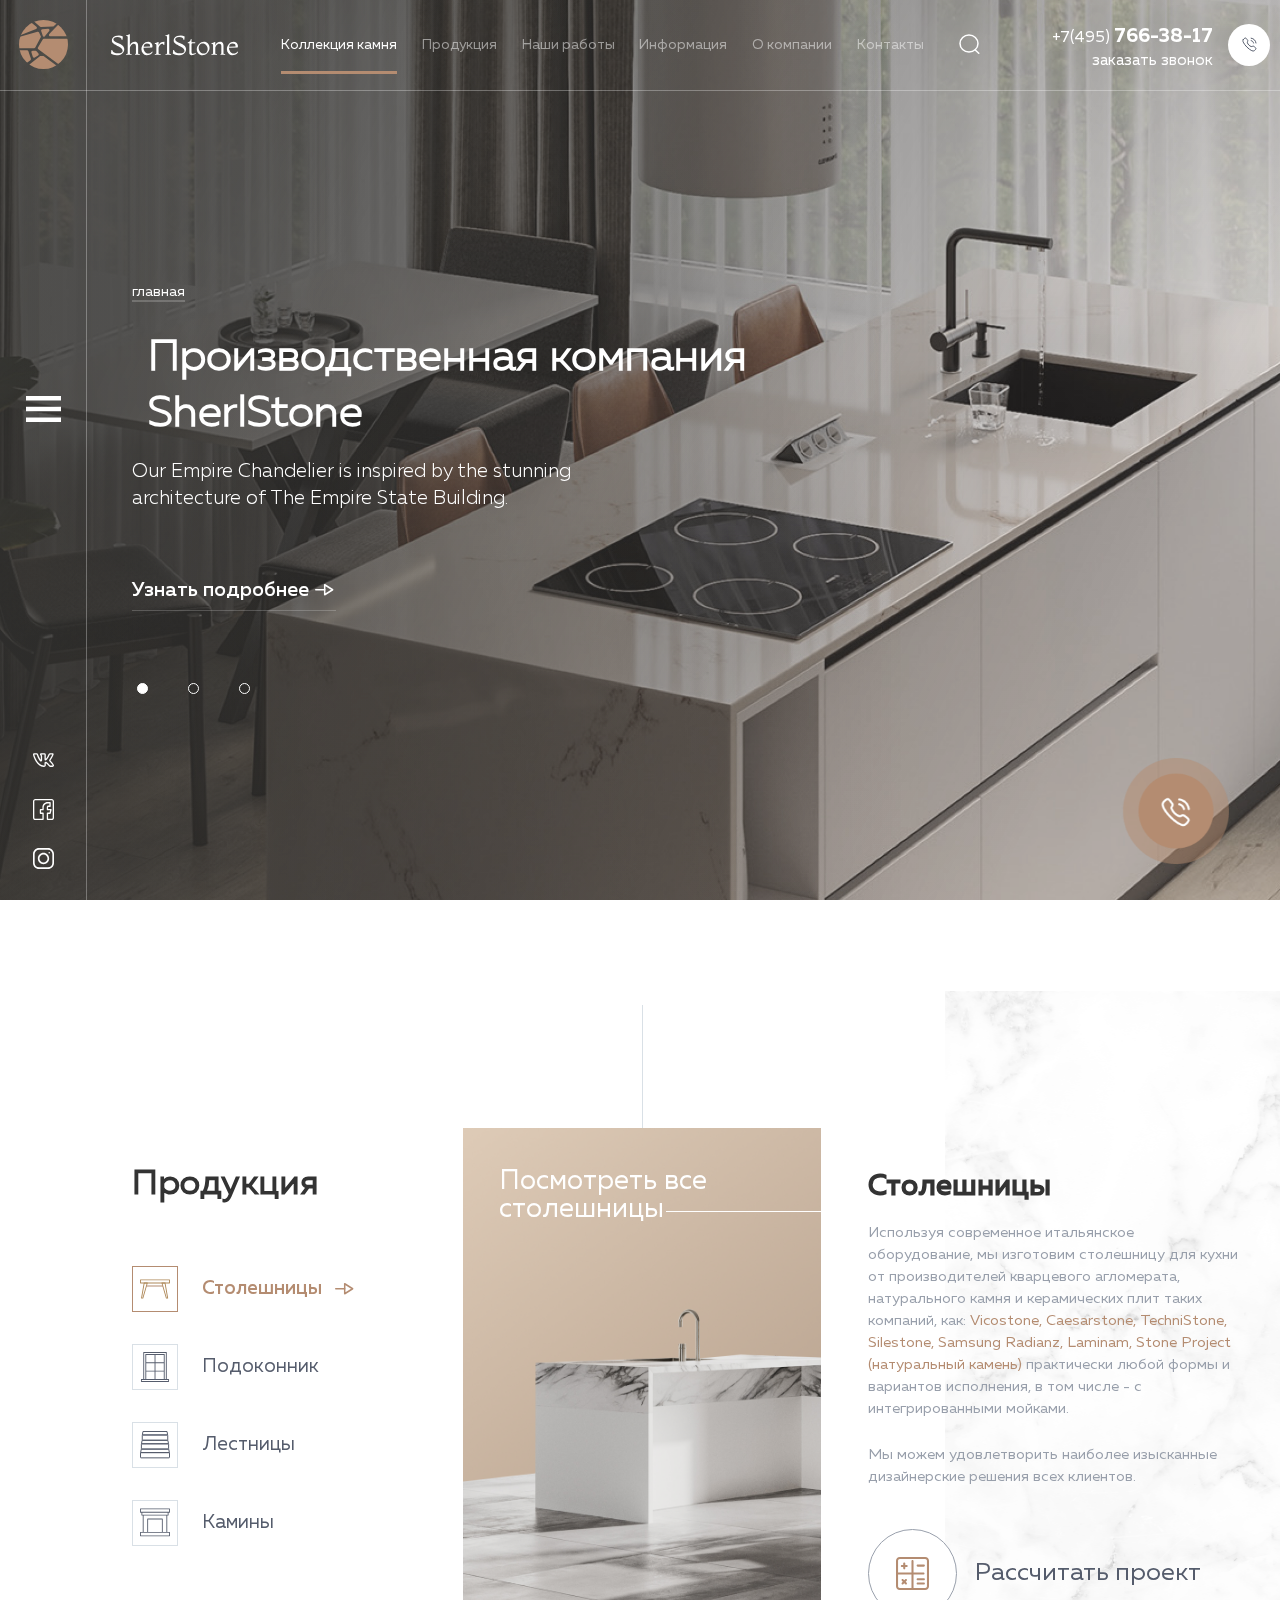
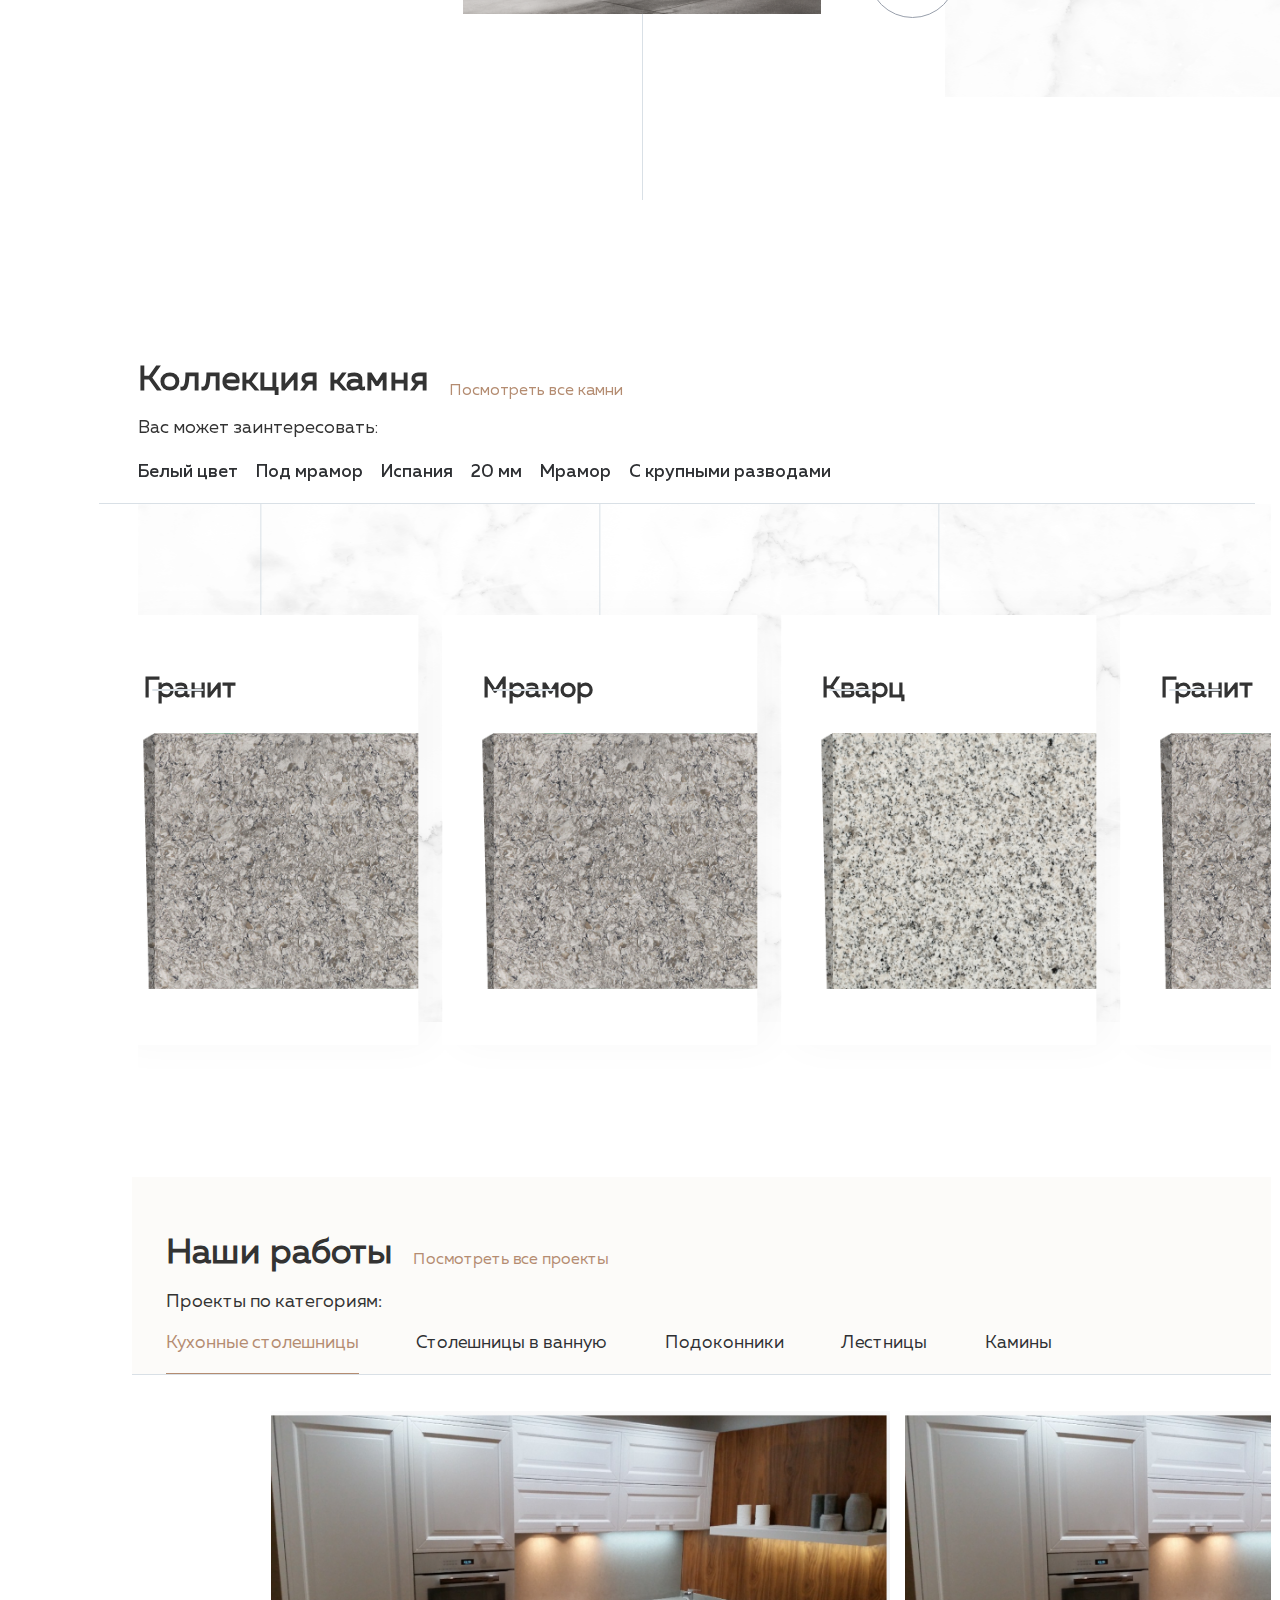
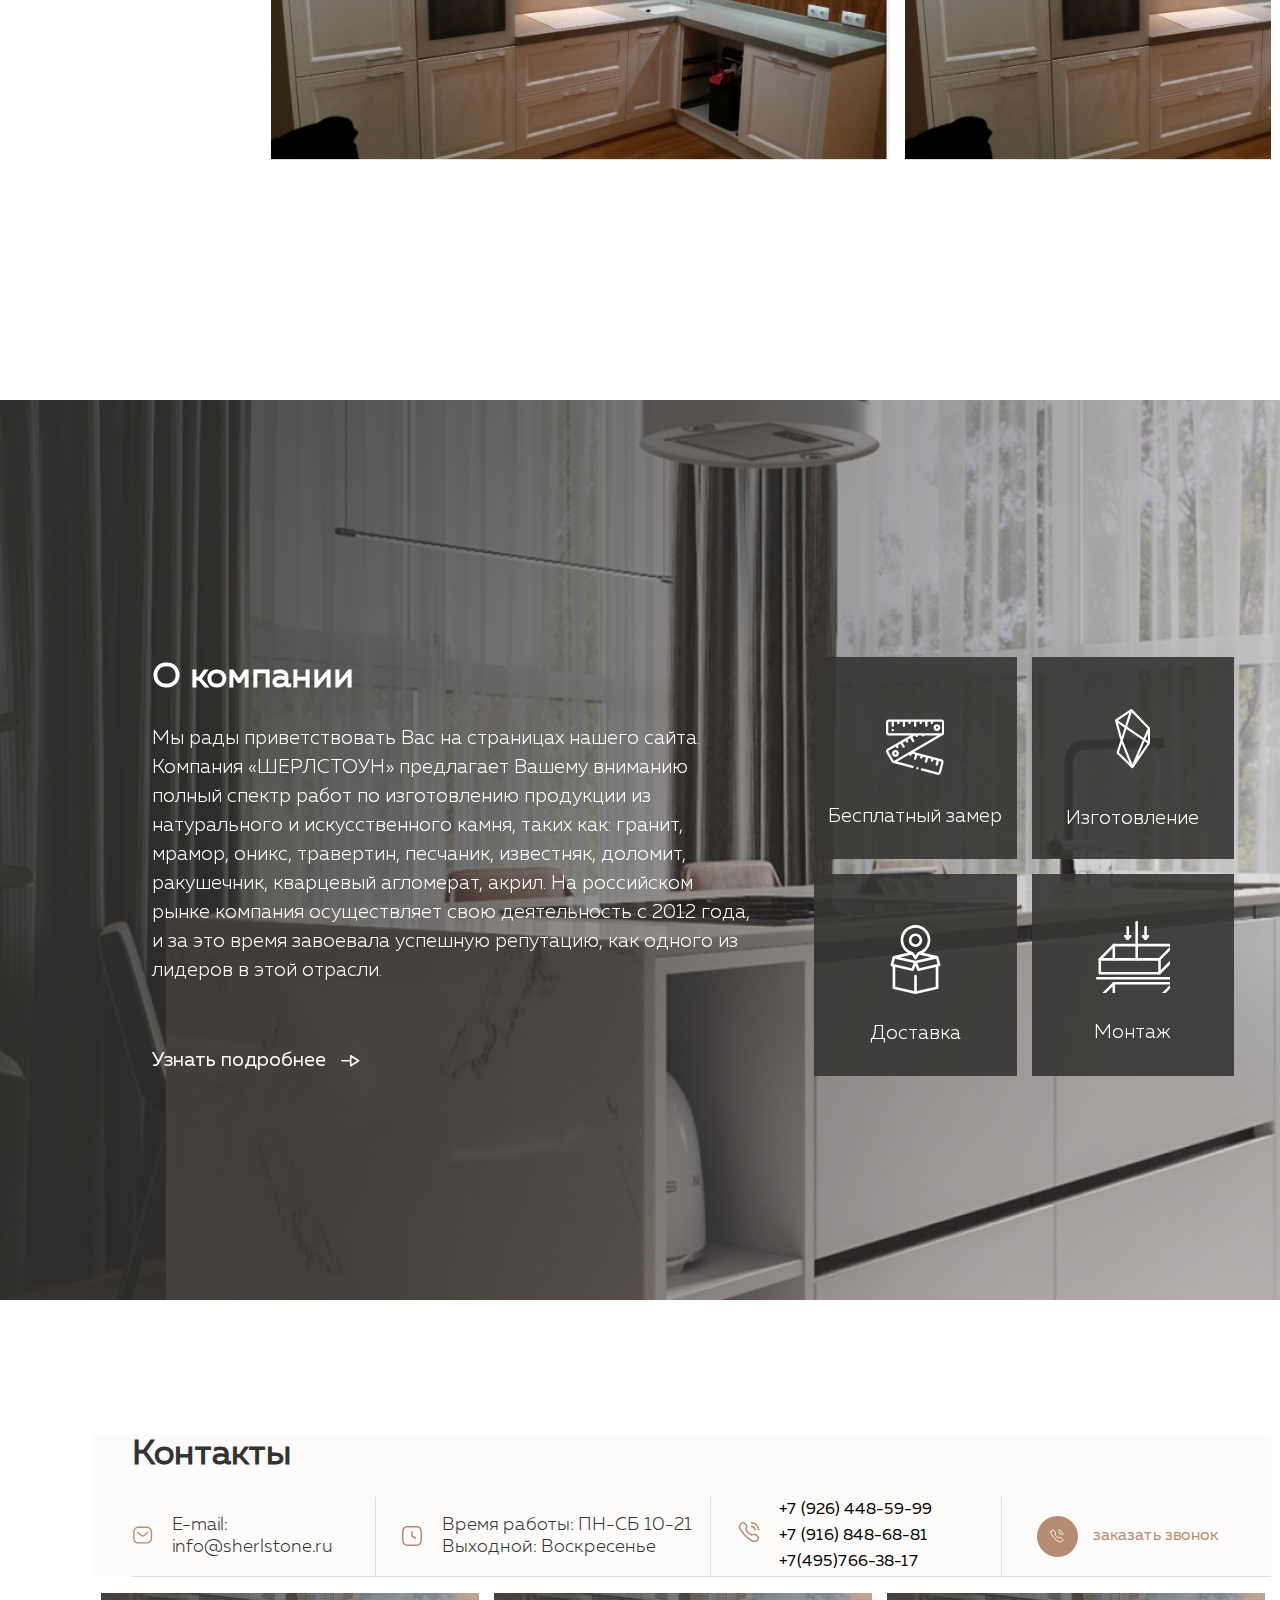
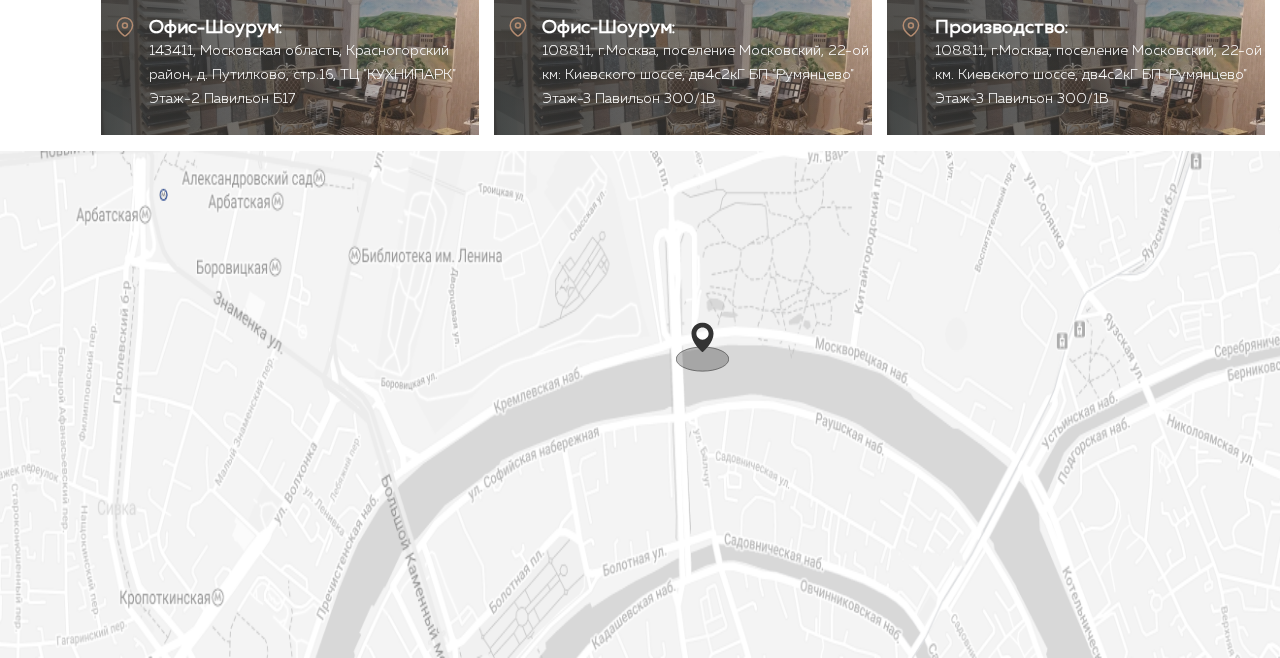
<file: stouns/index.html>
<!DOCTYPE html>
<html lang="ru">

<head>

	<meta charset="utf-8">
	<!-- <base href="/"> -->

	<title>SherlStone</title>
	<meta name="description" content="">

	<meta http-equiv="X-UA-Compatible" content="IE=edge">
	<meta name="viewport" content="width=device-width, initial-scale=1, maximum-scale=1">
	
	<!-- Template Basic Images Start -->
	<meta property="og:image" content="path/to/image.jpg">
	<link rel="icon" href="img/favicon/favicon.ico">
	<link rel="apple-touch-icon" sizes="180x180" href="img/favicon/apple-touch-icon-180x180.png">
	<!-- Template Basic Images End -->
	
	<!-- Custom Browsers Color Start -->
	<meta name="theme-color" content="#000">
	<!-- Custom Browsers Color End -->
	<link rel="stylesheet" href="css/main_page.min.css">
	<!-- <link rel="stylesheet" href="./css/collection_page.min.css"> -->

</head>
	
<body id="main_page">
	<header class="top_header white_bg-header ">
		<nav class="top_nav wrap-center-between">
			<div class="top_nav-left wrap-center-start">
				<div class="logo_box">
					<a href="index.html"
					 class="top_logo-wrap wrap-center-between">
					 	<span class="hide_top-logo "><img src="img/fix_top-menu/Logo-hide.svg" alt=""></span>
						<span class="top-logo-sp">
							<img  class="sherl-white" src="img/fix_top-menu/sherl-white.svg" alt="">
							<img  class="sherl-black" src="img/fix_top-menu/sharl-black.svg" alt="">
						</span>
					</a>
				</div>
				<div class="search">
					<a href="product-card.html"  class="search_img-wrap">
						<img src="img/fix_top-menu/search.svg" alt="">
					</a>
					<a href="product-card.html"  class="search-white_img-wrap">
						<img src="img/fix_top-menu/Search-white.svg" alt="">
					</a>
				</div>
				<div class="top_menu">
					<ul class="top_mnu wrap-center-between">
						<li class="top_mnu-li ">
							<a href="collection.html" class="top_mnu-link active">Коллекция камня</a>
						</li>
						<li class="top_mnu-li">
							<a href="prod_choise-page.html" class="top_mnu-link">Продукция</a>
						</li>
						<li class="top_mnu-li">
							<a href="our-proj-page.html" class="top_mnu-link">Наши работы</a>
						</li>
						<li class="top_mnu-li">
							<a href="services-page.html" class="top_mnu-link">Информация</a>
						</li>
						<li class="top_mnu-li">
							<a href="about-company-page.html" class="top_mnu-link">О компании</a>
						</li>
						<li class="top_mnu-li">
							<a href="contacts-page.html" class="top_mnu-link">Контакты</a>
						</li>
					</ul>
				</div>
				
			</div>
			<div class="top_nav-right wrap-center-start">
				<div class="top_contact flex">
					<p class="top_cont-phone">+7(495)<span class="phone-sp">766-38-17</span></p>
					<a href="" class="top_callback">заказать звонок</a>
				</div>
				<div class="call_icon-top-wrap ">
					<a href="product-main-page.html" class="call_top-icon flex">
						<img src="img/fix_top-menu/Calling.svg" alt="">
					</a>
					<a href="product-main-page.html" class="call_top-icon-white flex">
						<img src="img/fix_top-menu/Calling-white.svg" alt="">
					</a>
				</div>
				<div class="mobil_burg-mnu">
					<a href="" class="hide_top-burg"><img src="img/fix_top-menu/hide-burg.svg" alt=""></a>
				</div>
			</div>
		</nav>
		<div class="header_line"></div>
	</header>
	<sidebar class="left_fix_nav ">
		<div class="left_nav-wrap flex">
			<div class="left_logo-wrap rel_box">
				<a href="index.html" class="black-sct-lnk"><img src="img/fix_top-menu/logo-brawn.svg" alt=""></a>
				<a href="index.html" class="white-sct-lnk"><img src="img/fix_left-menu/logo-blac.svg" alt=""></a>
			</div>
			<div class="left_toggle rel_box">
				<a href="" class="black-sct-lnk"><img src="img/fix_left-menu/left-toggle.svg" alt="ИКОНКА МЕНЮ">
				</a>
				<a href="" class="white-sct-lnk"><img src="img/fix_left-menu/broun-toggle.svg" alt="ИКОНКА МЕНЮ">
				</a>
			</div>
			<div class="soc_link-box flex">
				<div class="vk_wrap rel_box">
					<a href="" class="black-sct-lnk"><img src="img/fix_left-menu/vk-icon.svg" alt="V.K.">
					</a>
					<a href="" class="white-sct-lnk"><img src="img/fix_left-menu/vk -grey.svg" alt="V.K.">
					</a>
				</div>
				<div class="fb_wrap rel_box">
					<a href="" class="black-sct-lnk"><img src="img/fix_left-menu/fboock-icon.svg" alt="Facebook">
					</a>
					<a href="" class="white-sct-lnk"><img src="img/fix_left-menu/facebook-grey.svg" alt="Facebook">
					</a>
				</div>
				<div class="inst_wrap rel_box">
					<a href="" class="black-sct-lnk"><img src="img/fix_left-menu/inst-icon.svg" alt="Instagramm">
					</a>
					<a href="" class="white-sct-lnk"><img src="img/fix_left-menu/inst-grey.svg" alt="Instagramm">
					</a>
				</div>
			</div>
		</div>
	</sidebar>
	<div class="viget_fix">
		<img src="img/main-page/Frame 2.png" alt="">
	</div>
	<div class="vertical-scroll">
		<div class="full_scroll swiper-wrapper">
			<section class="page_main-sect page-nopad black-sct anim-sct swiper-slide">
				<div class="main_bg_slider swiper-container">
					<div class="main_bg swiper-wrapper">
						<div class="bg_slide img-responsive swiper-slide">
							<img src="img/main-page/main-bg-slide1.png — копия (2).png" alt="картинка">
						</div>			
						<div class="bg_slide img-responsive swiper-slide">
							<img src="img/main-page/main-bg-slide1.png — копия (2).png" alt="картинка">
						</div>			
						<div class="bg_slide img-responsive swiper-slide">
							<img src="img/main-page/main-bg-slide1.png — копия (2).png" alt="картинка">
						</div>			
					</div>
					<div class="main-pagination main_section pag"></div>
				
				</div>
				<div class="main_page-content container">
					<div class="main_cont column-start">
						<div class="page_link ">
							<a href="../index.html" class="pge-ttl">главная</a>
						</div>
						<h1 class="main_cont-title">Производственная компания SherlStone</h1>
						<p class="main_cont-p">Our Empire Chandelier is inspired by the stunning architecture of The Empire State Building.</p>
						<div class="learn_universal-link">
							<a href="" class="learn_univ wrap-center-between"><span class="lrn-un">Узнать подробнее</span><img src="img/main-page/arrow-right.svg" alt=""></a>
						</div>
						<div class="swiper-pagination main-pagination"></div>
						
					</div>
				</div>
			</section>
			<section class="productions anim-sct white-sct swiper-slide " >
				<div class="prod_layout" style="background-image: url(img/prod_sct/mramor-bg.png);">
					<div class="production_block container flex">
						<div class="prod_title-box column-start">
							<h3 class="box_title">Продукция</h3>
							<div class="prod_name-box">
								<a class="prod_name wrap-center-between active">
									<div class="prod_icon flex">
										<img class="prod-img" src="img/prod_sct/table.svg" alt="">
										<img class="prod-img-act" src="img/prod_sct/table-act.svg" alt="">
										
									</div>
									<span class="prod_p">Столешницы</span>
									<img class="prod_arrow" src="img/prod_sct/Arrow.svg" alt="стрелочка">
									</a>
								</a>
								<a class="prod_name wrap-center-between">
									<div class="prod_icon flex">
										<img class="prod-img" src="img/prod_sct/windows.svg" alt="">
										<img class="prod-img-act" src="img/prod_sct/window-act.svg" alt="">
									</div>
									<span class="prod_p">Подоконник</span>
									<img class="prod_arrow" src="img/prod_sct/Arrow.svg" alt="стрелочка">
								</a>
								<a class="prod_name wrap-center-between">
									<div class="prod_icon flex">
										<img class="prod-img" src="img/prod_sct/Stainway.svg" alt="">
										<img class="prod-img-act" src="img/prod_sct/stainway-act.svg" alt="">
									</div>
									<span class="prod_p">Лестницы</span>
									<img class="prod_arrow" src="img/prod_sct/Arrow.svg" alt="стрелочка">
								</a>
								<a class="prod_name wrap-center-between">
									<div class="prod_icon flex">
										<img class="prod-img"  src="img/prod_sct/fireplace.svg" alt="">
										<img class="prod-img-act" src="img/prod_sct/fireplace-act.svg" alt="">
									</div>
									<span class="prod_p">Камины</span>
									<img class="prod_arrow" src="img/prod_sct/Arrow.svg" alt="стрелочка">
								</a>
							</div>
						</div> 
						<div class="prod_items">
							<div class="prod_item-wrap flex">
								<div class="item_img-wrap ">
									<img src="img/prod_sct/prod-skide1.png" alt="">
									<a href="" class="product_more-link">Посмотреть все столешницы</a>
								</div>
								<div class="item_descr-wrap">
									<h4 class="item_descr-ttl">Столешницы</h4>
									<div class="item_descr-text">
										<p>Используя современное итальянское оборудование, мы изготовим столешницу для кухни от производителей кварцевого агломерата, натурального камня и керамических плит таких компаний, как:<span class="item_descr-txt-spn"> Vicostone, Caesarstone, TechniStone, Silestone, Samsung Radianz, Laminam, Stone Project (натуральный камень)</span> практически любой формы и вариантов исполнения, в том числе - с интегрированными мойками.</p>
										<span class="sub_txt"> Мы можем удовлетворить наиболее изысканные дизайнерские решения всех клиентов.</span>
									</div>
									<div class="calculate">
										<a href="" class="calc_link flex">
											<span class="calc_sp flex" ><img src="img/prod_sct/culc-icon.svg" alt="" class="culc_ikon"></span>Рассчитать проект
										</a>
									</div>					
								</div>
							</div>
						</div>
					</div>
				</div>
			</section>
			<section class="stoune_collection mai_page-pad anim-sct white-sct swiper-slide">
				<div class="colection_box container">
					<div class="col_nav-wrap ">
						<div class="col_ttl-wrap flex">
							<h3 class="colect_title">Коллекция камня</h3>
							<a href="" class="clct_sp">Посмотреть все камни</a>
						</div>
						<p class="clct-p">Вас может заинтересовать:</p>
						<nav class="col_nav flex">
							<li class="col_li"><a href="" class="col_categ-link">Белый цвет</a></li>
							<li class="col_li"><a href="" class="col_categ-link">Под мрамор</a></li>
							<li class="col_li"><a href="" class="col_categ-link">Испания</a></li>
							<li class="col_li"><a href="" class="col_categ-link">20 мм</a></li>
							<li class="col_li"><a href="" class="col_categ-link">Мрамор</a></li>
							<li class="col_li"><a href="" class="col_categ-link">С крупными разводами</a></li>
						</nav>
					</div>
					<div class="col_nav-bottom-line"></div>
					<div class="collection_layout" style="background-image: url(img/colection-sct/slier-bg.png);">
						<div class="collection_slider ">
							<div class="stoun_slider-wrap swiper-wrapper">
								<a href="" class="stoune_img-slide column-start swiper-slide">
									<h5 class="slide_ttl">Гранит</h5>
									<div class="st_slide-wrap .img-responsive">
										<img src="img/colection-sct/granit.png" alt="">
									</div>
								</a>
								<a href="" class="stoune_img-slide column-start swiper-slide">
									<h5 class="slide_ttl">Мрамор</h5>
									<div class="st_slide-wrap .img-responsive">
										<img src="img/colection-sct/granit.png" alt="">
									</div>
								</a>
								<a href="" class="stoune_img-slide column-start swiper-slide">
									<h5 class="slide_ttl">Кварц</h5>
									<div class="st_slide-wrap .img-responsive">
										<img src="img/colection-sct/kvarz.png" alt="">
									</div>
								</a>
								<a href="" class="stoune_img-slide column-start swiper-slide">
									<h5 class="slide_ttl">Гранит</h5>
									<div class="st_slide-wrap .img-responsive">
										<img src="img/colection-sct/granit.png" alt="">
									</div>
								</a>
								<a href=""class="stoune_img-slide column-start swiper-slide">
									<h5 class="slide_ttl">Мрамор</h5>
									<div class="st_slide-wrap .img-responsive">
										<img src="img/colection-sct/granit.png" alt="">
									</div>
								</a>
								<a href="" class="stoune_img-slide column-start swiper-slide">
									<h5 class="slide_ttl">Кварц</h5>
									<div class="st_slide-wrap .img-responsive">
										<img src="img/colection-sct/kvarz.png" alt="">
									</div>
								</a>
							</div>
						</div>
					</div>
				</div>	
			</section>
			<section class="our_projects anim-sct white-sct swiper-slide" >
				<div class="projects_box container">
					<div class="proj_nav-wrap">
						<div class="proj_ttl-wrap flex">
							<h3 class="proj_title">Наши работы</h3>
							<span class="prjct_sp">Посмотреть все проекты</span>
						</div>
						<p class="prjct-p">Проекты по категориям:</p>
						<nav class="prjct_nav flex">
							<li class="prj_li active"><a href="" class="prj_categ-link active ">Кухонные столешницы</a></li>
							<li class="prj_li"><a href="" class="prj_categ-link">Столешницы в ванную</a></li>
							<li class="prj_li"><a href="" class="prj_categ-link">Подоконники</a></li>
							<li class="prj_li"><a href="" class="prj_categ-link">Лестницы</a></li>
							<li class="prj_li"><a href="" class="prj_categ-link">Камины</a></li>
						</nav>
					</div> 
					<div class="projects_slider ">
						<div class="stoun_proj-wrap swiper-wrapper">
							<div class="stoune_prj-slide swiper-slide">
								<div class="st_slide-wrap ">
									<img src="img/project_sct/proj-1.png" alt="">
								</div>
							</div>
							<div class="stoune_prj-slide swiper-slide">
								<div class="st_slide-wrap">
									<img src="img/project_sct/proj-1.png" alt="">
								</div>
							</div>
							<div class="stoune_prj-slide swiper-slide">
								<div class="st_slide-wrap">
									<img src="img/project_sct/proj-1.png" alt="">
								</div>
							</div>
							<div class="stoune_prj-slide swiper-slide">
								<div class="st_slide-wrap">
									<img src="img/project_sct/proj-1.png" alt="">
								</div>
							</div>
						</div>
					</div>
				</div>
			</section> 
			<section class="about_company black-sct anim-sct swiper-slide " style="background-image: url('img/about-comp/ababout1.png');">
				<div class="about_wrap  container flex">
					<div class="about_descr flex">
						<h3 class="about_title">О компании</h3>
						<p class="about_descr-p">Мы рады приветствовать Вас на страницах нашего сайта. Компания «ШЕРЛСТОУН» предлагает Вашему вниманию полный спектр работ по изготовлению продукции из натурального и искусственного камня, таких как: гранит, мрамор, оникс, травертин, песчаник, известняк, доломит, ракушечник, кварцевый агломерат, акрил. На российском рынке компания осуществляет свою деятельность с 2012 года, и за это время завоевала успешную репутацию, как одного из лидеров в этой отрасли.
						</p>
						<div class="Learn">
							<a href="" class="learn_link flex">Узнать подробнее<img src="img/about-comp/Arrow.svg" alt=""></a>
						</div>
					</div>
					<div class="about_items flex">
						<a href="services-page.html" class="ab_item-wrap flex">
							
								<div class="ab_img-wrap1">
									<!-- <img src="img/about-comp/zamer1.svg" alt="" class="ab_icon"> -->
								</div>
								<p class="ab_it-p">Бесплатный замер</p>
							
						</a>
						<a href="services-page.html" class="ab_item-wrap flex">
							
								<div class="ab_img-wrap2">
									<!-- <img src="img/about-comp/makin.svg" alt="" class="ab_icon"> -->
								</div>
								<p class="ab_it-p">Изготовление</p>
							
						</a>
						<a href="services-page.html" class="ab_item-wrap flex">
							
								<div class="ab_img-wrap3">
									<!-- <img src="img/about-comp/delivery.svg" alt="" class="ab_icon"> -->
								</div>
								<p class="ab_it-p">Доставка</p>
							
						</a>
						<a href="services-page.html" class="ab_item-wrap flex">
							
								<div class="ab_img-wrap4">
									<!-- <img src="img/about-comp/montage.svg" alt="" class="ab_icon"> -->
								</div>
								<p class="ab_it-p">Монтаж</p>
							
						</a>					
					</div>
				</div>
			</section>
			<section class="contacts anim-sct white-sct swiper-slide">
				<div class="contacts_wrap ">
					<div class="cont_header container">
						<h3 class="cont_title">Контакты</h3>
						<div class="cont_box flex">
							<div class="cont_box-lft wrap-center-start">
								<div class="cont_mail  flex">
								<div class="icon_cont">
									<img src="img/contacts-sect/Message.svg" alt="">
								</div>
								<p class="cont-p">E-mail: info@sherlstone.ru</p>
								</div>
								<div class="cont_shedul  flex">
								<div class="icon_cont">
									<img src="img/contacts-sect/Time.svg" alt="">
								</div>
								<p class="cont-p">Время работы: ПН-СБ 10-21<br> Выходной: Воскресенье</p>
								</div>
							</div>
							<div class="cont_box-rt wrap-center-start">
								<div class="cont_phone  flex">
								<div class="icon_cont">
									<img src="img/contacts-sect/call-br.svg" alt="">
								</div>
								<p class="cont-p">+7 (926) 448-59-99<br> +7 (916) 848-68-81<br> +7(495)766-38-17</p>
								</div>
								<div class="cont_callback flex">
									<a href="" class="cont_link flex" ><span class="cont_call-sp flex"></span>заказать звонок</a>
								</div>
							</div>
						</div>
					</div>
					<div class="contact_items flex">
						<div class="cont_item-wrap " style="background: url(img/contacts-sect/showroom.png);">
							<div class="cont_item-descr flex">
								<h6 class="cont_h">Офис-Шоурум:</h6>
								<p class="it_cont-p"> 143411, Московская область, Красногорский район, д. Путилково, стр.16, ТЦ "КУХНИПАРК" Этаж-2 Павильон Б17</p>
							</div>
						</div>
						<div class="cont_item-wrap " style="background: url(img/contacts-sect/showroom.png);">
							<div class="cont_item-descr flex">
								<h6 class="cont_h">Офис-Шоурум:</h6>
								<p class="it_cont-p"> 108811, г.Москва, поселение Московский, 22-ой км: Киевского шоссе, дв4с2кГ БП "Румянцево" Этаж-3 Павильон 300/1В</p>
							</div>
						</div>
						<div class="cont_item-wrap " style="background: url(img/contacts-sect/showroom.png);">
							<div class="cont_item-descr flex">
								<h6 class="cont_h">Производство:</h6>
								<p class="it_cont-p"> 108811, г.Москва, поселение Московский, 22-ой км. Киевского шоссе, дв4с2кГ БП "Румянцево" Этаж-3 Павильон 300/1В</p>
							</div>
						</div>
					</div>
					<div class="contacts_map">
						<img class="map_flag" src="img/contacts-sect/cont-point.svg" alt="">
					</div>
				</div>
			</section> 
			<!-- <footer swiper-slide style="height: 100vh;">
		

				<div class="footer_nav flex">
					<div class="foot_descr flex">
						<div class=" foot_logo-wrap ">
							<a href="" class="foot_logo-link wrap-center-start">
								<span class="ft_log-sp"><img src="img/collection-page/logo.svg" alt=""></span>
								<span class="ft_log--text-sp"><img src="img/fix_top-menu/sharl-black.svg" alt=""></span>
							</a>
						</div>
						<div class="foot_descr_text">
							<p class="fdscr_p">
								это всегда модная, актуальная классика. Ассортимент совершенствуется в соответствии с мировыми трендами, при этом оставаясь в рамках устоявшегося стиля
							</p>
						</div>
					</div>
					<div class="footer_contact-wrap hide-wrap flex">
					<div class="licensy-wrap">
						<p class="lic-p">Это необходимо для нормального функционирования сайта и анализа трафика. Пользовательское соглашение</p>
					</div>
					<p class="foot-cont-p">По всем вопросам:</p>
					<div class="foot-phone">+7 (495) 766-38-17</div>
					<div class="foot-mail">info@sherlstone.ru</div>
				</div>	
					<div class="footer_inf-wrap flex">
						<div class="foot-inf flex">
							<div class="foot-inf-title wrap-center-between">	
								<h4 class="foot-h4">коллекция камня</h4>
								<div class="foot_ul-toggle-wrap">
									<img src="img/Footer-arrow.svg" class="foot_ul-toggle" alt="">
								</div>
							</div>
							<ul class="ft-ul">
								<li class="ft-li"><a href="" class="ft-a">Гранит</a></li>
								<li class="ft-li"><a href="" class="ft-a">Кварц</a></li>
								<li class="ft-li"><a href="" class="ft-a">Мрамор</a></li>
								<li class="ft-li"><a href="" class="ft-a">Акрил</a></li>
								<li class="ft-li"><a href="" class="ft-a">Акрил</a></li>
							</ul>
						</div>
						<div class="foot-inf flex">
							<div class="foot-inf-title wrap-center-between">	
								<h4 class="foot-h4">продукция</h4>
								<div class="foot_ul-toggle-wrap">
									<img src="img/Footer-arrow.svg" class="foot_ul-toggle" alt="">
								</div>
							</div>
							<ul class="ft-ul">
								<li class="ft-li"><a href="" class="ft-a">Столешницы</a></li>
								<li class="ft-li"><a href="" class="ft-a">Подоконники</a></li>
								<li class="ft-li"><a href="" class="ft-a">Лестницы</a></li>
								<li class="ft-li"><a href="" class="ft-a">Камины</a></li>
							</ul>
						</div>
						<div class="foot-inf flex">
							<div class="foot-inf-title wrap-center-between">	
								<h4 class="foot-h4">информация</h4>
								<div class="foot_ul-toggle-wrap">
									<img src="img/Footer-arrow.svg" class="foot_ul-toggle" alt="">
								</div>
							</div>
							<ul class="ft-ul">
								<li class="ft-li"><a href="" class="ft-a">Доставка и оплата</a></li>
								<li class="ft-li"><a href="" class="ft-a">Обмен и возврат</a></li>
								<li class="ft-li"><a href="" class="ft-a">Товары</a></li>
								<li class="ft-li"><a href="" class="ft-a">Товары</a></li>
								<li class="ft-li"><a href="" class="ft-a">Промокод</a></li>
							</ul>
						</div>
						<div class="foot-inf flex">
							<div class="foot-inf-title wrap-center-between">	
								<h4 class="foot-h4">компания</h4>
								<div class="foot_ul-toggle-wrap">
									<img src="img/Footer-arrow.svg" class="foot_ul-toggle" alt="">
								</div>
							</div>
							<ul class="ft-ul">
								<li class="ft-li"><a href="" class="ft-a">О магазине</a></li>
								<li class="ft-li"><a href="" class="ft-a">Шоурум</a></li>
								<li class="ft-li"><a href="" class="ft-a">Отзывы</a></li>
								<li class="ft-li"><a href="" class="ft-a">Контакты</a></li>
							</ul>
						</div>
					</div>
				</div>
				
				<div class="footer_contact-wrap flex">
					<div class="licensy-wrap">
						<p class="lic-p">Это необходимо для нормального функционирования сайта и анализа трафика. Пользовательское соглашение</p>
					</div>
					<p class="foot-cont-p">По всем вопросам:</p>
					<div class="foot-phone">+7 (495) 766-38-17</div>
					<div class="foot-mail">info@sherlstone.ru</div>
				</div>	
			
			</footer> -->
		</div>
		<!-- <div class="swiper-scrollbar"></div> -->
	</div>

	<script src="js/scripts.min.js"></script>

</body>



</html>
</file>
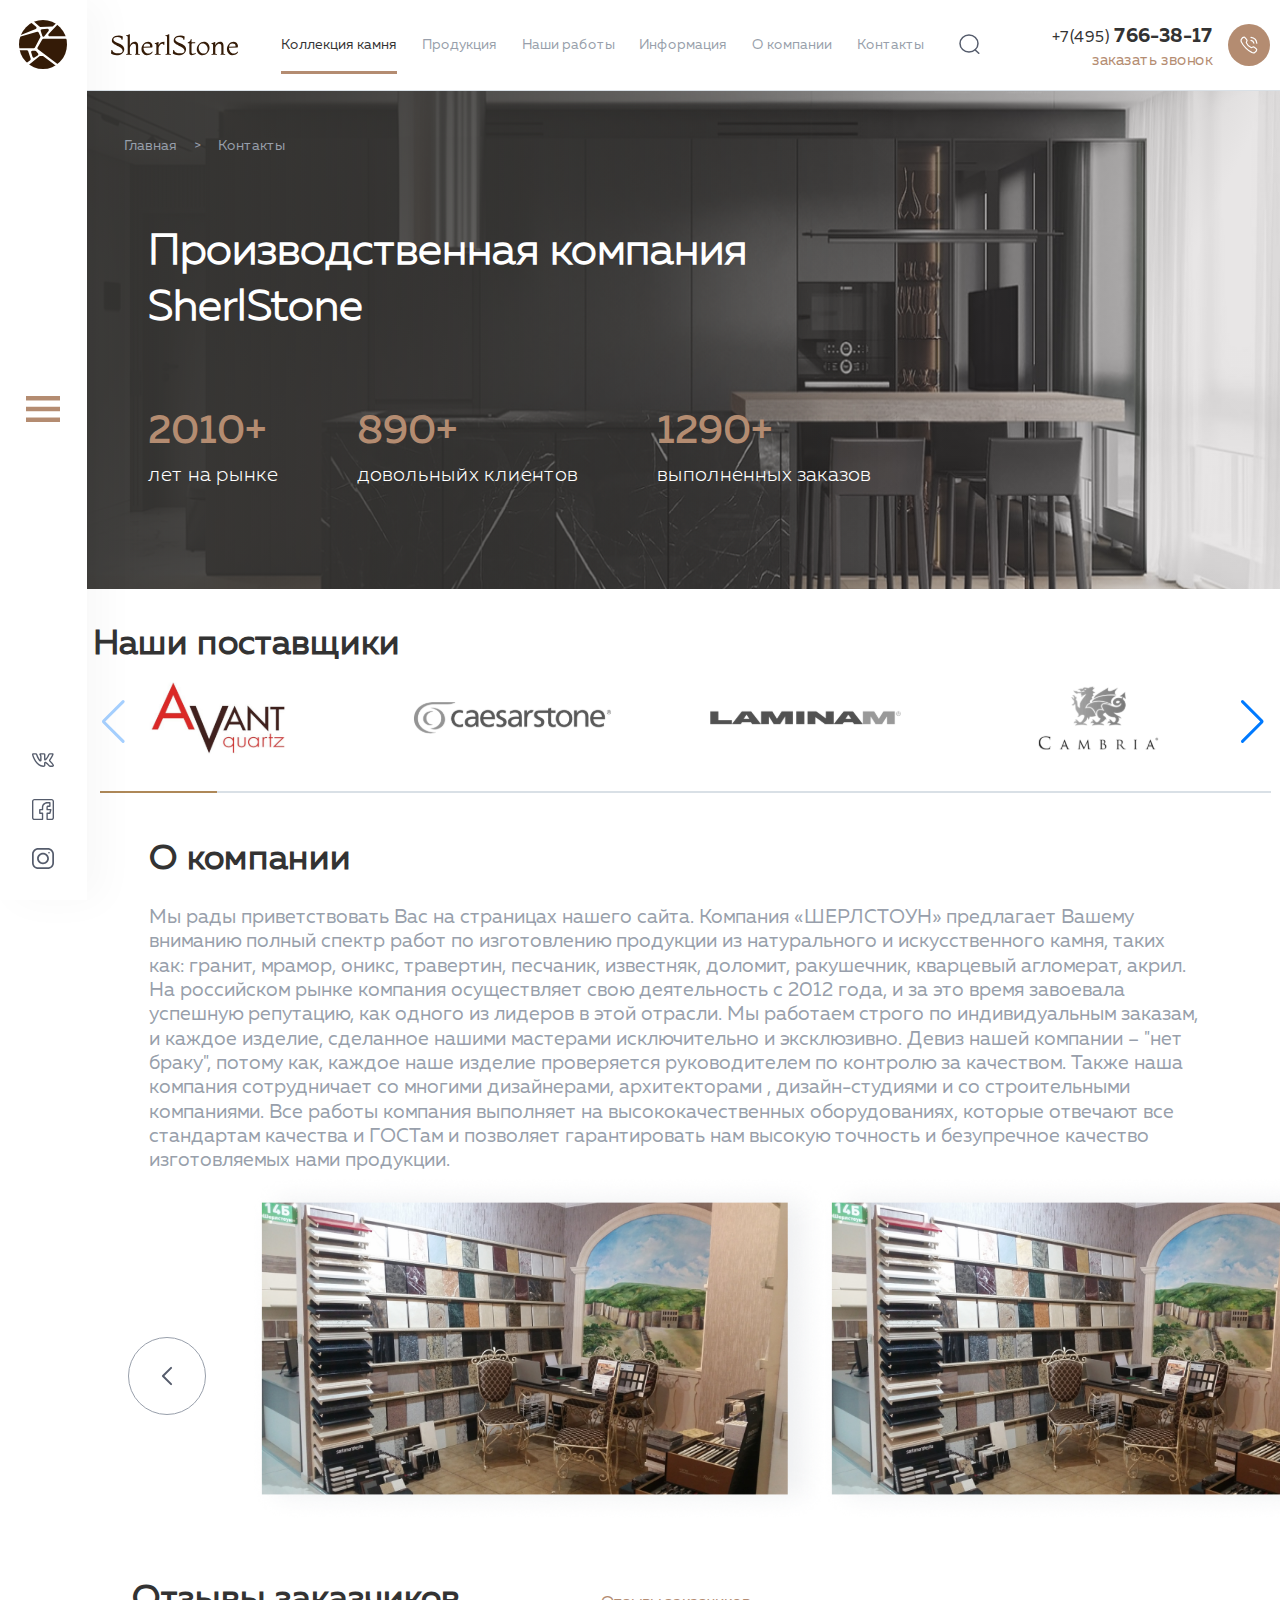
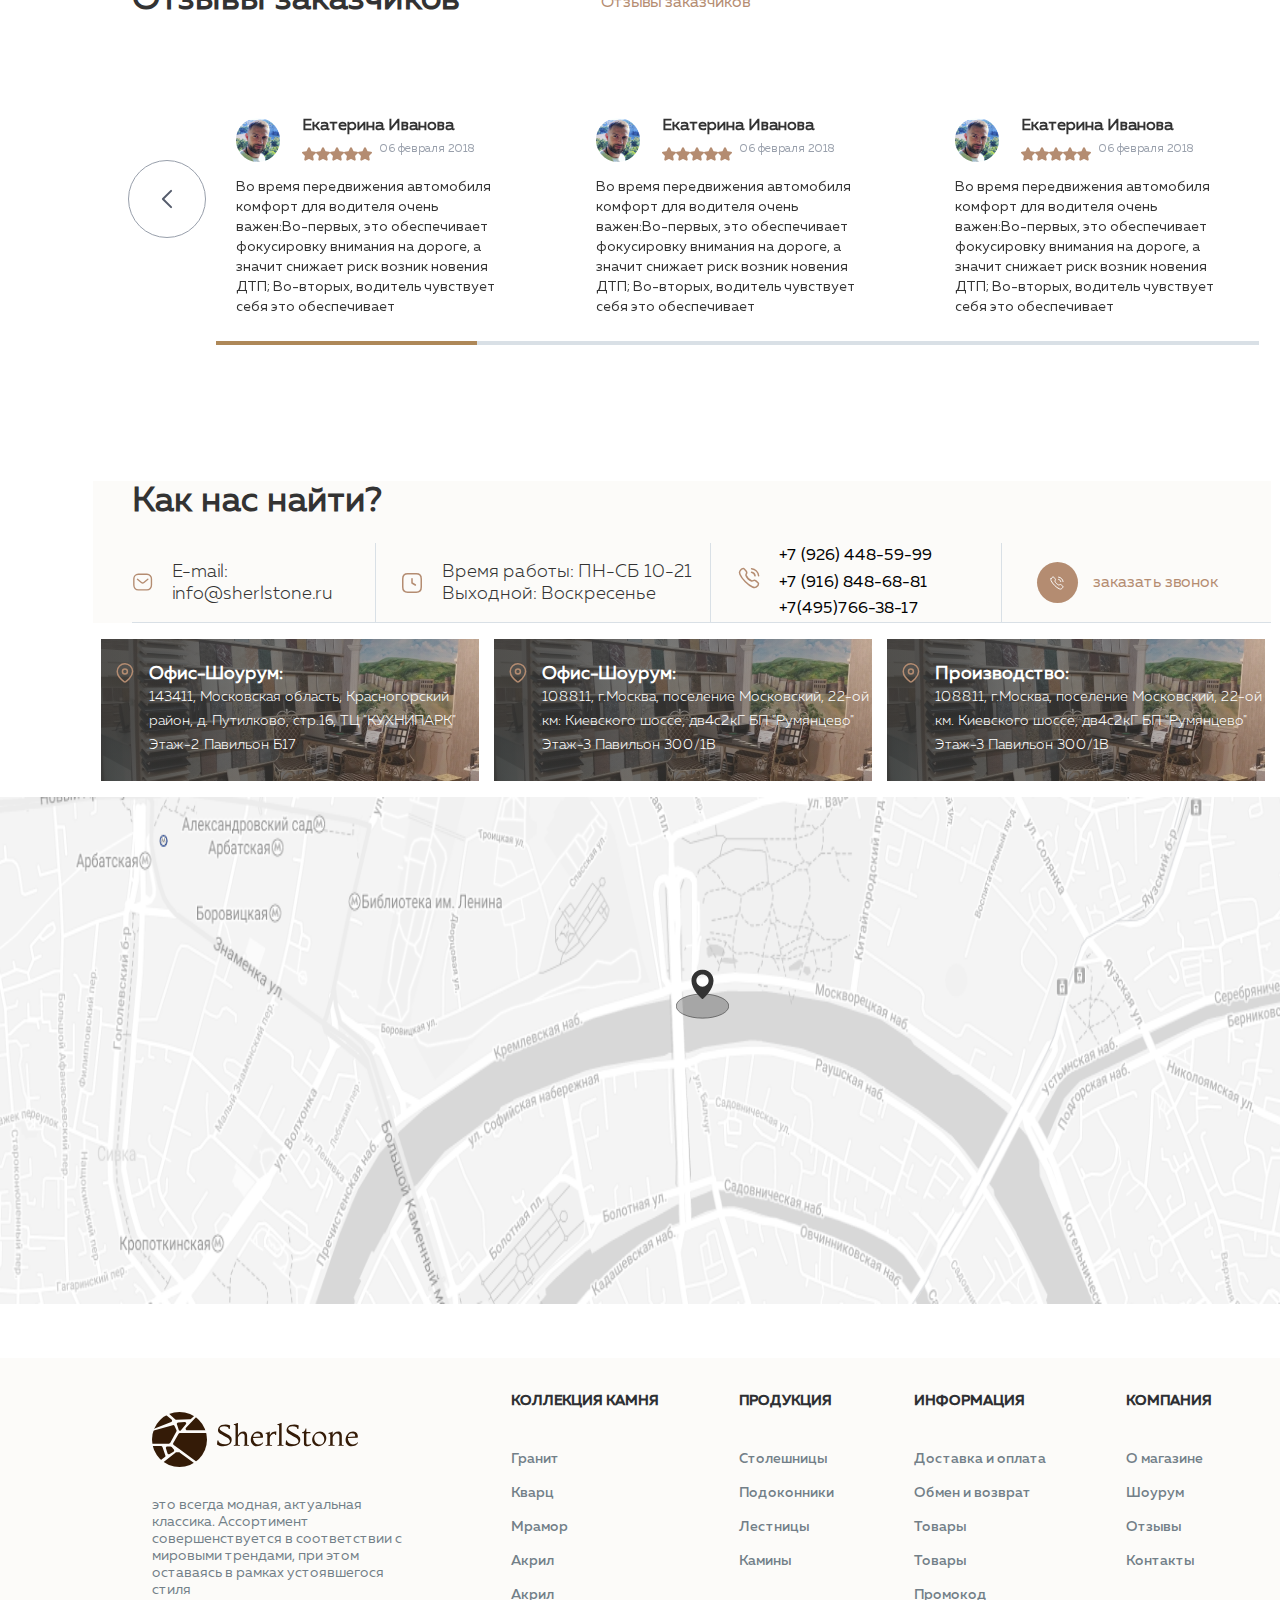
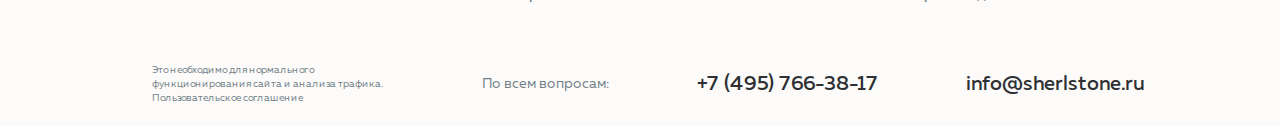
<file: stouns/about-company-page.html>
<!DOCTYPE html>
<html lang="ru">

<head>

	<meta charset="utf-8">
	<!-- <base href="/"> -->

	<title>SherlStone</title>
	<meta name="description" content="">

	<meta http-equiv="X-UA-Compatible" content="IE=edge">
	<meta name="viewport" content="width=device-width, initial-scale=1, maximum-scale=1">
	
	<!-- Template Basic Images Start -->
	<meta property="og:image" content="path/to/image.jpg">
	<link rel="icon" href="img/favicon/favicon.ico">
	<link rel="apple-touch-icon" sizes="180x180" href="img/favicon/apple-touch-icon-180x180.png">
	<!-- Template Basic Images End -->
	
	<!-- Custom Browsers Color Start -->
	<meta name="theme-color" content="#000">
	<!-- Custom Browsers Color End -->
	<link rel="stylesheet" href="css/main_page.min.css">
	<!-- <link rel="stylesheet" href="../css/about-page.min.css"> -->

</head>
	
<body id="about-company">
	<header class="top_header white_bg-header">
		<nav class="top_nav wrap-center-between">
			<div class="top_nav-left wrap-center-start">
				<div class="logo_box">
					<a href="index.html"
					 class="top_logo-wrap wrap-center-between">
					 	<span class="hide_top-logo "><img src="img/fix_top-menu/Logo-hide.svg" alt=""></span>
						<span class="top-logo-sp">
							<img  class="sherl-white" src="img/fix_top-menu/sherl-white.svg" alt="">
							<img  class="sherl-black" src="img/fix_top-menu/sharl-black.svg" alt="">
						</span>
					</a>
				</div>
				<div class="search">
					<a href="product-card.html"  class="search_img-wrap">
						<img src="img/fix_top-menu/search.svg" alt="">
					</a>
					<a href="product-card.html"  class="search-white_img-wrap">
						<img src="img/fix_top-menu/Search-white.svg" alt="">
					</a>
				</div>
				<div class="top_menu">
					<ul class="top_mnu wrap-center-between">
						<li class="top_mnu-li ">
							<a href="collection.html" class="top_mnu-link active">Коллекция камня</a>
						</li>
						<li class="top_mnu-li">
							<a href="prod_choise-page.html" class="top_mnu-link">Продукция</a>
						</li>
						<li class="top_mnu-li">
							<a href="our-proj-page.html" class="top_mnu-link">Наши работы</a>
						</li>
						<li class="top_mnu-li">
							<a href="services-page.html" class="top_mnu-link">Информация</a>
						</li>
						<li class="top_mnu-li">
							<a href="about-company-page.html" class="top_mnu-link">О компании</a>
						</li>
						<li class="top_mnu-li">
							<a href="contacts-page.html" class="top_mnu-link">Контакты</a>
						</li>
					</ul>
				</div>
				
			</div>
			<div class="top_nav-right wrap-center-start">
				<div class="top_contact flex">
					<p class="top_cont-phone">+7(495)<span class="phone-sp">766-38-17</span></p>
					<a href="" class="top_callback">заказать звонок</a>
				</div>
				<div class="call_icon-top-wrap ">
					<a href="product-main-page.html" class="call_top-icon flex">
						<img src="img/fix_top-menu/Calling.svg" alt="">
					</a>
					<a href="product-main-page.html" class="call_top-icon-white flex">
						<img src="img/fix_top-menu/Calling-white.svg" alt="">
					</a>
				</div>
				<div class="mobil_burg-mnu">
					<a href="" class="hide_top-burg"><img src="img/fix_top-menu/hide-burg.svg" alt=""></a>
				</div>
			</div>
		</nav>
	</header>
	<sidebar class="left_fix_nav white_bg-sidebar">
		<div class="left_nav-wrap flex">
			<div class="left_logo-wrap rel_box">
				<a href="index.html" class="black-sct-lnk"><img src="img/fix_top-menu/logo-brawn.svg" alt=""></a>
				<a href="index.html" class="white-sct-lnk"><img src="img/fix_left-menu/logo-blac.svg" alt=""></a>
			</div>
			<div class="left_toggle rel_box">
				<a href="" class="black-sct-lnk"><img src="img/fix_left-menu/left-toggle.svg" alt="ИКОНКА МЕНЮ">
				</a>
				<a href="" class="white-sct-lnk"><img src="img/fix_left-menu/broun-toggle.svg" alt="ИКОНКА МЕНЮ">
				</a>
			</div>
			<div class="soc_link-box flex">
				<div class="vk_wrap rel_box">
					<a href="" class="black-sct-lnk"><img src="img/fix_left-menu/vk-icon.svg" alt="V.K.">
					</a>
					<a href="" class="white-sct-lnk"><img src="img/fix_left-menu/vk -grey.svg" alt="V.K.">
					</a>
				</div>
				<div class="fb_wrap rel_box">
					<a href="" class="black-sct-lnk"><img src="img/fix_left-menu/fboock-icon.svg" alt="Facebook">
					</a>
					<a href="" class="white-sct-lnk"><img src="img/fix_left-menu/facebook-grey.svg" alt="Facebook">
					</a>
				</div>
				<div class="inst_wrap rel_box">
					<a href="" class="black-sct-lnk"><img src="img/fix_left-menu/inst-icon.svg" alt="Instagramm">
					</a>
					<a href="" class="white-sct-lnk"><img src="img/fix_left-menu/inst-grey.svg" alt="Instagramm">
					</a>
				</div>
			</div>
		</div>
	</sidebar>
	<section class="about_page sct-height-auto">
		<!-- <div class="container"> -->
			<div class="about_bg-block" style="background-image: url(img/about-page/about-bg.png);">
				<div class="about_main-descr column-start">
					<div class="page_link flex">
						<a href="../index.html" class="pge-ttl">Главная &#8195;&gt;&#8195; Контакты</a>
					</div>
					<h1 class="about-h2 " >Производственная компания SherlStone</h1>
					<div class="about_item-count wrap-start">
						<div class="item-count-wrap column-start">
							<span class="count-sp">2010+</span>
							<p class="count-p">лет на рынке</p>
						</div>
						<div class="item-count-wrap column-start">
							<span class="count-sp">890+</span>
							<p class="count-p">довольныйх клиентов</p>
						</div>
						<div class="item-count-wrap column-start">
							<span class="count-sp">1290+</span>
							<p class="count-p">выполненных заказов</p>
						</div>
					</div>
				</div>
			</div>

			<div class="our_accounts container">
				<h3>Наши поставщики</h3>
				<div class="our_accounts-slider swiper-container">
					<div class="account_items-wrap flex swiper-wrapper">
						<!-- <div class="arr-wrap swiper-slide">
							<img src="img/about-page/Arrow.svg" alt="">
						</div> -->
						<div class="acc_item-slide swiper-slide">
							<img src="img/about-page/avant.svg" alt="">
						</div>
						<div class="acc_item-slide swiper-slide">
							<img src="img/about-page/caesar.svg" alt="">
						</div>
						<div class="acc_item-slide swiper-slide">
							<img src="img/about-page/laminam.svg" alt="">
						</div>
						<div class="acc_item-slide swiper-slide">
							<img src="img/about-page/cambria.svg" alt="">
						</div>
						<div class="acc_item-slide swiper-slide">
							<img src="img/about-page/dekton.svg" alt="">
						</div>
						<div class="acc_item-slide swiper-slide">
							<img src="img/about-page/avant.svg" alt="">
						</div>
						<div class="acc_item-slide swiper-slide">
							<img src="img/about-page/caesar.svg" alt="">
						</div>
						<div class="acc_item-slide swiper-slide">
							<img src="img/about-page/laminam.svg" alt="">
						</div>
						<div class="acc_item-slide swiper-slide">
							<img src="img/about-page/cambria.svg" alt="">
						</div>
						<div class="acc_item-slide swiper-slide">
							<img src="img/about-page/avant.svg" alt="">
						</div>
						<div class="acc_item-slide swiper-slide">
							<img src="img/about-page/caesar.svg" alt="">
						</div>
						<div class="acc_item-slide swiper-slide">
							<img src="img/about-page/laminam.svg" alt="">
						</div>
						<div class="acc_item-slide swiper-slide">
							<img src="img/about-page/cambria.svg" alt="">
						</div>
					</div>
					<div class="swiper-button-prev accaunt_prev "></div>
  					<div class="swiper-button-next accaunt_next"></div>
					<div class=" swiper-pagination acc_progress"></div>
				</div>
			</div>
			<div class="about_descr container">
				<h3>О компании</h3>
				<div class="about_text">
					<p class="ab_dscr-p">
						Мы рады приветствовать Вас на страницах нашего сайта. Компания «ШЕРЛСТОУН» предлагает Вашему вниманию полный спектр работ по изготовлению продукции из натурального и искусственного камня, таких как: гранит, мрамор, оникс, травертин, песчаник, известняк, доломит, ракушечник, кварцевый агломерат, акрил. На российском рынке компания осуществляет свою деятельность с 2012 года, и за это время завоевала успешную репутацию, как одного из лидеров в этой отрасли. Мы работаем строго по индивидуальным заказам, и каждое изделие, сделанное нашими мастерами исключительно и эксклюзивно. Девиз нашей компании – "нет браку", потому как, каждое наше изделие проверяется руководителем по контролю за качеством. Также наша компания сотрудничает со многими дизайнерами, архитекторами , дизайн-студиями и со строительными компаниями. Все работы компания выполняет на высококачественных оборудованиях, которые отвечают все стандартам качества и ГОСТам и позволяет гарантировать нам высокую точность и безупречное качество изготовляемых нами продукции.
					</p>
				</div>
			</div>
			<div class="company_galery ">
				<div class="comp_galery-photo swiper-container">	
					<div class="comp_photo-slider swiper-wrapper flex">
						<div class="comp_photo-slide swiper-slide">
							<img src="img/about-page/slife-1.png" alt="">
						</div>
						<div class="comp_photo-slide swiper-slide">
							<img src="img/about-page/slife-1.png" alt="">
						</div>
						<div class="comp_photo-slide swiper-slide">
							<img src="img/about-page/slife-1.png" alt="">
						</div>
						<div class="comp_photo-slide swiper-slide">
							<img src="img/about-page/slife-1.png" alt="">
						</div>			
					</div>
					
  					<div class="swiper-pagination company_galery-paginat"></div>
					<div class="swiper-pagination company_galery_progress"></div>
				</div>
				<div class="swiper-button-prev company_galery_prev "></div> 
				<div class="swiper-button-next company_galery_next "></div>
			</div>
			
			<div class="reviews">
				
				<div class="rewievs_nav container flex">
					<h3>Отзывы заказчиков</h3>
					<p class="rew-p">Отзывы заказчиков</p>
				</div>
			</div>
			<div class="reviews_slider ">
				<div class="reviews_slider-box">
					<div class="reviews_slider-cont swiper-wrapper">
						<div class="reviews-slide-wrap swiper-slide">
							<div class="rew-slide-ttl-box flex">
								<div class="rew-ttl-img-wrap">
									<img src="img/about-page/photo.png" alt="">
								</div>
								<div class="rew_ttl-wrap column-start">
									<h6 class="rew_item-h">Екатерина Иванова</h6>
									<div class="star_wrap wrap-start">
										<img src="img/about-page/star.svg" alt="">
										<img src="img/about-page/star.svg" alt="">
										<img src="img/about-page/star.svg" alt="">
										<img src="img/about-page/star.svg" alt="">
										<img src="img/about-page/star.svg" alt="">
										<span class="star-sp">06 февраля 2018</span>
									</div>
								</div>
							</div>
							<p class="rewiew_p">Во время передвижения автомобиля комфорт для водителя очень важен:Во-первых, это обеспечивает фокусировку внимания на дороге, а значит снижает риск возник новения ДТП; Во-вторых, водитель чувствует себя это обеспечивает</p>
						</div>
						<div class="reviews-slide-wrap swiper-slide">
							<div class="rew-slide-ttl-box flex">
								<div class="rew-ttl-img-wrap">
									<img src="img/about-page/photo.png" alt="">
								</div>
								<div class="rew_ttl-wrap column-start">
									<h6 class="rew_item-h">Екатерина Иванова</h6>
									<div class="star_wrap wrap-start">
										<img src="img/about-page/star.svg" alt="">
										<img src="img/about-page/star.svg" alt="">
										<img src="img/about-page/star.svg" alt="">
										<img src="img/about-page/star.svg" alt="">
										<img src="img/about-page/star.svg" alt="">
										<span class="star-sp">06 февраля 2018</span>
									</div>
								</div>
							</div>
							<p class="rewiew_p">Во время передвижения автомобиля комфорт для водителя очень важен:Во-первых, это обеспечивает фокусировку внимания на дороге, а значит снижает риск возник новения ДТП; Во-вторых, водитель чувствует себя это обеспечивает</p>
						</div>
						<div class="reviews-slide-wrap swiper-slide">
							<div class="rew-slide-ttl-box flex">
								<div class="rew-ttl-img-wrap">
									<img src="img/about-page/photo.png" alt="">
								</div>
								<div class="rew_ttl-wrap column-start">
									<h6 class="rew_item-h">Екатерина Иванова</h6>
									<div class="star_wrap wrap-start">
										<img src="img/about-page/star.svg" alt="">
										<img src="img/about-page/star.svg" alt="">
										<img src="img/about-page/star.svg" alt="">
										<img src="img/about-page/star.svg" alt="">
										<img src="img/about-page/star.svg" alt="">
										<span class="star-sp">06 февраля 2018</span>
									</div>
								</div>
							</div>
							<p class="rewiew_p">Во время передвижения автомобиля комфорт для водителя очень важен:Во-первых, это обеспечивает фокусировку внимания на дороге, а значит снижает риск возник новения ДТП; Во-вторых, водитель чувствует себя это обеспечивает</p>
						</div>
						<div class="reviews-slide-wrap swiper-slide">
							<div class="rew-slide-ttl-box flex">
								<div class="rew-ttl-img-wrap">
									<img src="img/about-page/photo.png" alt="">
								</div>
								<div class="rew_ttl-wrap column-start">
									<h6 class="rew_item-h">Екатерина Иванова</h6>
									<div class="star_wrap wrap-start">
										<img src="img/about-page/star.svg" alt="">
										<img src="img/about-page/star.svg" alt="">
										<img src="img/about-page/star.svg" alt="">
										<img src="img/about-page/star.svg" alt="">
										<img src="img/about-page/star.svg" alt="">
										<span class="star-sp">06 февраля 2018</span>
									</div>
								</div>
							</div>
							<p class="rewiew_p">Во время передвижения автомобиля комфорт для водителя очень важен:Во-первых, это обеспечивает фокусировку внимания на дороге, а значит снижает риск возник новения ДТП; Во-вторых, водитель чувствует себя это обеспечивает</p>
						</div>
						<div class="reviews-slide-wrap swiper-slide">
							<div class="rew-slide-ttl-box flex">
								<div class="rew-ttl-img-wrap">
									<img src="img/about-page/photo.png" alt="">
								</div>
								<div class="rew_ttl-wrap column-start">
									<h6 class="rew_item-h">Екатерина Иванова</h6>
									<div class="star_wrap wrap-start">
										<img src="img/about-page/star.svg" alt="">
										<img src="img/about-page/star.svg" alt="">
										<img src="img/about-page/star.svg" alt="">
										<img src="img/about-page/star.svg" alt="">
										<img src="img/about-page/star.svg" alt="">
										<span class="star-sp">06 февраля 2018</span>
									</div>
								</div>
							</div>
							<p class="rewiew_p">Во время передвижения автомобиля комфорт для водителя очень важен:Во-первых, это обеспечивает фокусировку внимания на дороге, а значит снижает риск возник новения ДТП; Во-вторых, водитель чувствует себя это обеспечивает</p>
						</div>
						<div class="reviews-slide-wrap swiper-slide">
							<div class="rew-slide-ttl-box flex">
								<div class="rew-ttl-img-wrap">
									<img src="img/about-page/photo.png" alt="">
								</div>
								<div class="rew_ttl-wrap column-start">
									<h6 class="rew_item-h">Екатерина Иванова</h6>
									<div class="star_wrap wrap-start">
										<img src="img/about-page/star.svg" alt="">
										<img src="img/about-page/star.svg" alt="">
										<img src="img/about-page/star.svg" alt="">
										<img src="img/about-page/star.svg" alt="">
										<img src="img/about-page/star.svg" alt="">
										<span class="star-sp">06 февраля 2018</span>
									</div>
								</div>
							</div>
							<p class="rewiew_p">Во время передвижения автомобиля комфорт для водителя очень важен:Во-первых, это обеспечивает фокусировку внимания на дороге, а значит снижает риск возник новения ДТП; Во-вторых, водитель чувствует себя это обеспечивает</p>
						</div>
					</div>
					<div class="swiper-pagination reviews_page-paginat"></div>
					<div class=" swiper-pagination reviews_page_progress"></div>
				</div>
				<div class="swiper-button-prev reviews_page_prev "></div> 
				<div class="swiper-button-next reviews_page_next "></div>
			</div>
			 
		<!-- </div> -->
	</section>
	<section class="contacts sct-height-auto">
				<div class="contacts_wrap ">
					<div class="cont_header container">
						<h3 class="cont_title">Как нас найти?</h3>
						<div class="cont_box flex">
							<div class="cont_box-lft wrap-center-start">
								<div class="cont_mail  flex">
								<div class="icon_cont">
									<img src="img/contacts-sect/Message.svg" alt="">
								</div>
								<p class="cont-p">E-mail: info@sherlstone.ru</p>
								</div>
								<div class="cont_shedul  flex">
								<div class="icon_cont">
									<img src="img/contacts-sect/Time.svg" alt="">
								</div>
								<p class="cont-p">Время работы: ПН-СБ 10-21<br> Выходной: Воскресенье</p>
								</div>
							</div>
							<div class="cont_box-rt wrap-center-start">
								<div class="cont_phone  flex">
								<div class="icon_cont">
									<img src="img/contacts-sect/call-br.svg" alt="">
								</div>
								<p class="cont-p">+7 (926) 448-59-99<br> +7 (916) 848-68-81<br> +7(495)766-38-17</p>
								</div>
								<div class="cont_callback flex">
									<a href="" class="cont_link flex" ><span class="cont_call-sp flex"></span>заказать звонок</a>
								</div>
							</div>
						</div>
					</div>
					<div class="contact_items flex">
						<div class="cont_item-wrap " style="background: url(img/contacts-sect/showroom.png);">
							<div class="cont_item-descr flex">
								<h6 class="cont_h">Офис-Шоурум:</h6>
								<p class="it_cont-p"> 143411, Московская область, Красногорский район, д. Путилково, стр.16, ТЦ "КУХНИПАРК" Этаж-2 Павильон Б17</p>
							</div>
						</div>
						<div class="cont_item-wrap " style="background: url(img/contacts-sect/showroom.png);">
							<div class="cont_item-descr flex">
								<h6 class="cont_h">Офис-Шоурум:</h6>
								<p class="it_cont-p"> 108811, г.Москва, поселение Московский, 22-ой км: Киевского шоссе, дв4с2кГ БП "Румянцево" Этаж-3 Павильон 300/1В</p>
							</div>
						</div>
						<div class="cont_item-wrap " style="background: url(img/contacts-sect/showroom.png);">
							<div class="cont_item-descr flex">
								<h6 class="cont_h">Производство:</h6>
								<p class="it_cont-p"> 108811, г.Москва, поселение Московский, 22-ой км. Киевского шоссе, дв4с2кГ БП "Румянцево" Этаж-3 Павильон 300/1В</p>
							</div>
						</div>
					</div>
					<div class="contacts_map">
						<img class="map_flag" src="img/contacts-sect/cont-point.svg" alt="">
					</div>
				</div>
			</section> 
	<!-- <section class="contacts about">
		<div class="contacts_wrap ">
			<div class="cont_header container">
				<h3 class="cont_title">Как нас найти?</h3>
				<div class="cont_box flex">
					<div class="cont_mail  flex">
						<div class="icon_cont">
							<img src="img/contacts-sect/Message.svg" alt="">
						</div>
						<p class="cont-p">E-mail: info@sherlstone.ru</p>
					</div>
					<div class="cont_shedul  flex">
						<div class="icon_cont">
							<img src="img/contacts-sect/Time.svg" alt="">
						</div>
						<p class="cont-p">Время работы: ПН-СБ 10-21<br> Выходной: Воскресенье</p>
					</div>
					<div class="cont_phone  flex">
						<div class="icon_cont">
							<img src="img/contacts-sect/Calling.svg" alt="">
						</div>
						<p class="cont-p">+7 (926) 448-59-99<br> +7 (916) 848-68-81<br> +7(495)766-38-17</p>
					</div>
					<div class="cont_callback flex">
						<a href="" class="cont_link flex" ><span class="cont_call-sp flex"></span>заказать звонок</a>
					</div>
				</div>
			</div>
			<div class="contact_items flex">
				<div class="cont_item-wrap " style="background: url(img/contacts-sect/showroom.png);">
					<div class="cont_item-descr flex">
						<h6 class="cont_h">Офис-Шоурум:</h6>
						<p class="it_cont-p"> 143411, Московская область, Красногорский район,<br> д. Путилково, стр.16, ТЦ "КУХНИПАРК"<br> Этаж-2 Павильон Б17</p>
					</div>
				</div>
				<div class="cont_item-wrap " style="background: url(img/contacts-sect/showroom.png);">
					<div class="cont_item-descr flex">
						<h6 class="cont_h">Офис-Шоурум:</h6>
						<p class="it_cont-p"> 108811, г.Москва, поселение Московский, 22-ой км.<br> Киевского шоссе, дв4с2кГ БП "Румянцево"<br> Этаж-3 Павильон 300/1В</p>
					</div>
				</div>
				<div class="cont_item-wrap " style="background: url(img/contacts-sect/showroom.png);">
					<div class="cont_item-descr flex">
						<h6 class="cont_h">Производство:</h6>
						<p class="it_cont-p"> 108811, г.Москва, поселение Московский, 22-ой км.<br> Киевского шоссе, дв4с2кГ БП "Румянцево"<br> Этаж-3 Павильон 300/1В</p>
					</div>
				</div>
			</div>
			<div class="contacts_map">
				<img class="map_flag" src="img/contacts-sect/cont-point.svg" alt="">
			</div>
		</div>
	</section> -->	
	<footer>
		

		<div class="footer_nav flex">
			<div class="foot_descr flex">
				<div class=" foot_logo-wrap ">
					<a href="" class="foot_logo-link wrap-center-start">
						<span class="ft_log-sp"><img src="img/collection-page/logo.svg" alt=""></span>
						<span class="ft_log--text-sp"><img src="img/fix_top-menu/sharl-black.svg" alt=""></span>
					</a>
				</div>
				<div class="foot_descr_text">
					<p class="fdscr_p">
						это всегда модная, актуальная классика. Ассортимент совершенствуется в соответствии с мировыми трендами, при этом оставаясь в рамках устоявшегося стиля
					</p>
				</div>
			</div>
			<div class="footer_contact-wrap hide-wrap flex">
			<div class="licensy-wrap">
				<p class="lic-p">Это необходимо для нормального функционирования сайта и анализа трафика. Пользовательское соглашение</p>
			</div>
			<p class="foot-cont-p">По всем вопросам:</p>
			<div class="foot-phone">+7 (495) 766-38-17</div>
			<div class="foot-mail">info@sherlstone.ru</div>
		</div>	
			<div class="footer_inf-wrap flex">
				<div class="foot-inf flex">
					<div class="foot-inf-title wrap-center-between">	
						<h4 class="foot-h4">коллекция камня</h4>
						<div class="foot_ul-toggle-wrap">
							<img src="img/Footer-arrow.svg" class="foot_ul-toggle" alt="">
						</div>
					</div>
					<ul class="ft-ul">
						<li class="ft-li"><a href="" class="ft-a">Гранит</a></li>
						<li class="ft-li"><a href="" class="ft-a">Кварц</a></li>
						<li class="ft-li"><a href="" class="ft-a">Мрамор</a></li>
						<li class="ft-li"><a href="" class="ft-a">Акрил</a></li>
						<li class="ft-li"><a href="" class="ft-a">Акрил</a></li>
					</ul>
				</div>
				<div class="foot-inf flex">
					<div class="foot-inf-title wrap-center-between">	
						<h4 class="foot-h4">продукция</h4>
						<div class="foot_ul-toggle-wrap">
							<img src="img/Footer-arrow.svg" class="foot_ul-toggle" alt="">
						</div>
					</div>
					<ul class="ft-ul">
						<li class="ft-li"><a href="" class="ft-a">Столешницы</a></li>
						<li class="ft-li"><a href="" class="ft-a">Подоконники</a></li>
						<li class="ft-li"><a href="" class="ft-a">Лестницы</a></li>
						<li class="ft-li"><a href="" class="ft-a">Камины</a></li>
					</ul>
				</div>
				<div class="foot-inf flex">
					<div class="foot-inf-title wrap-center-between">	
						<h4 class="foot-h4">информация</h4>
						<div class="foot_ul-toggle-wrap">
							<img src="img/Footer-arrow.svg" class="foot_ul-toggle" alt="">
						</div>
					</div>
					<ul class="ft-ul">
						<li class="ft-li"><a href="" class="ft-a">Доставка и оплата</a></li>
						<li class="ft-li"><a href="" class="ft-a">Обмен и возврат</a></li>
						<li class="ft-li"><a href="" class="ft-a">Товары</a></li>
						<li class="ft-li"><a href="" class="ft-a">Товары</a></li>
						<li class="ft-li"><a href="" class="ft-a">Промокод</a></li>
					</ul>
				</div>
				<div class="foot-inf flex">
					<div class="foot-inf-title wrap-center-between">	
						<h4 class="foot-h4">компания</h4>
						<div class="foot_ul-toggle-wrap">
							<img src="img/Footer-arrow.svg" class="foot_ul-toggle" alt="">
						</div>
					</div>
					<ul class="ft-ul">
						<li class="ft-li"><a href="" class="ft-a">О магазине</a></li>
						<li class="ft-li"><a href="" class="ft-a">Шоурум</a></li>
						<li class="ft-li"><a href="" class="ft-a">Отзывы</a></li>
						<li class="ft-li"><a href="" class="ft-a">Контакты</a></li>
					</ul>
				</div>
			</div>
		</div>
		
		<div class="footer_contact-wrap flex">
			<div class="licensy-wrap">
				<p class="lic-p">Это необходимо для нормального функционирования сайта и анализа трафика. Пользовательское соглашение</p>
			</div>
			<p class="foot-cont-p">По всем вопросам:</p>
			<div class="foot-phone">+7 (495) 766-38-17</div>
			<div class="foot-mail">info@sherlstone.ru</div>
		</div>	
			
	</footer>
	<script src="js/scripts.min.js"></script>

</body>
</html>
</file>
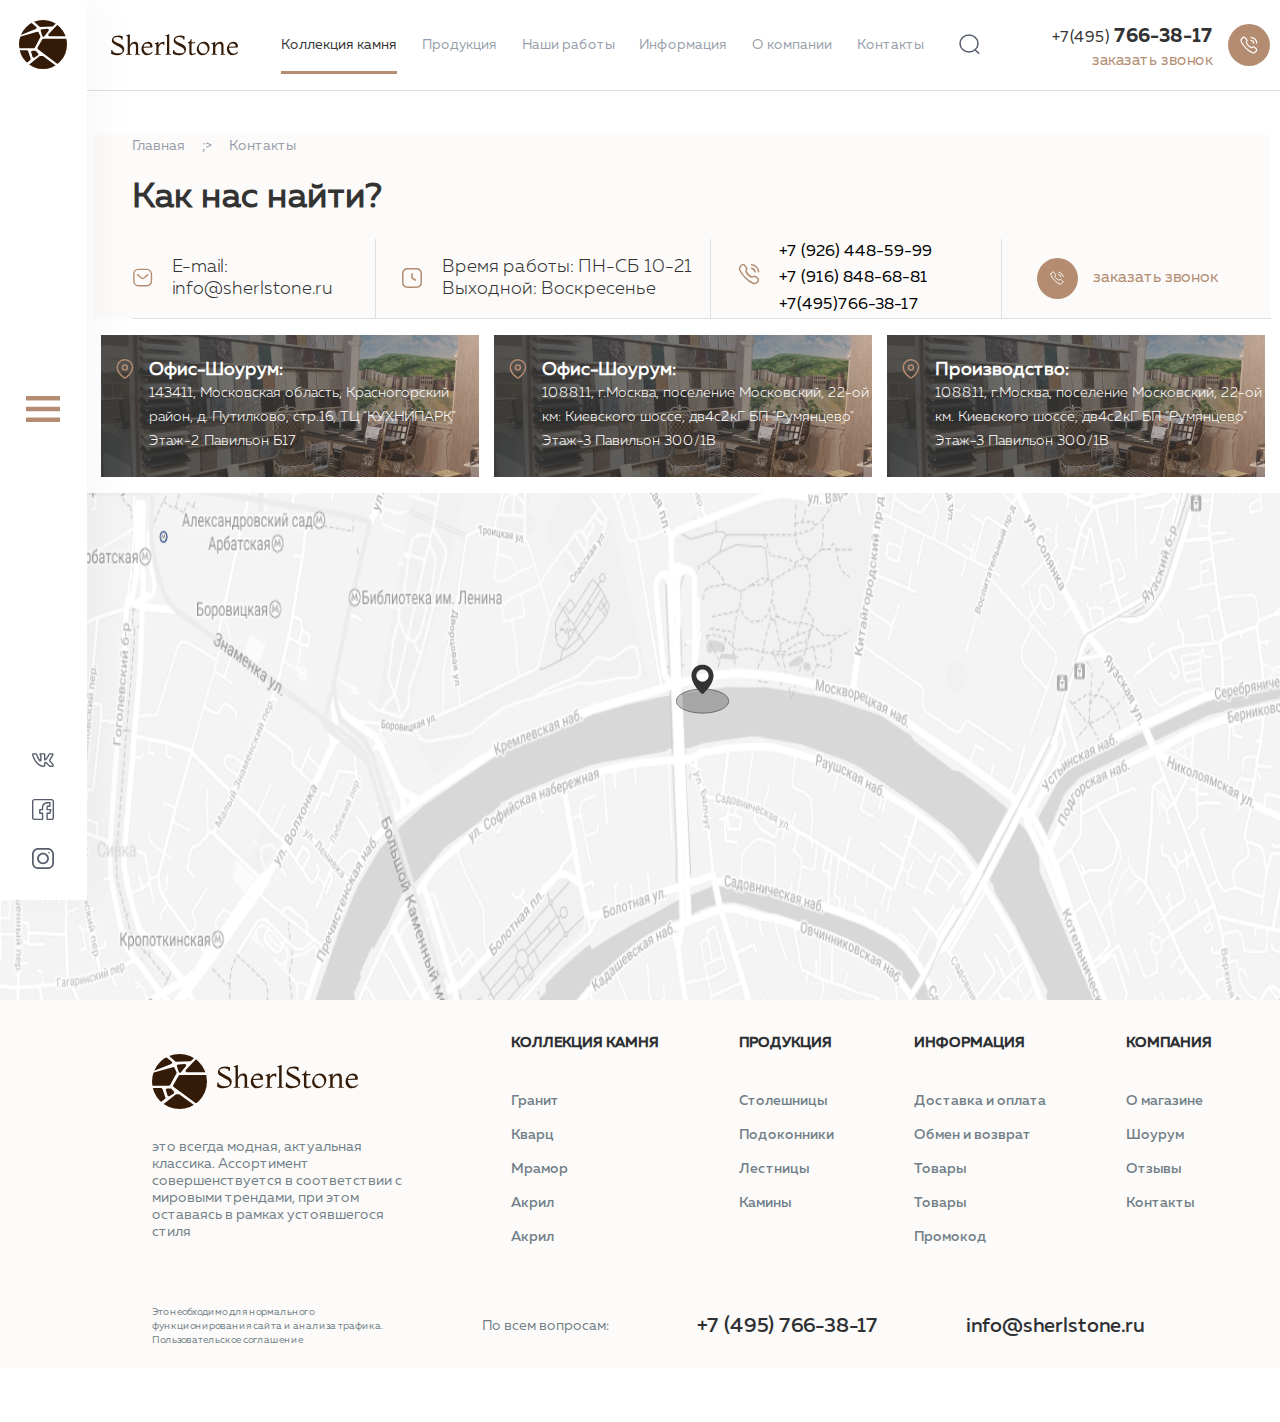
<file: stouns/contacts-page.html>
<!DOCTYPE html>
<html lang="ru">

<head>

	<meta charset="utf-8">
	<!-- <base href="/"> -->

	<title>SherlStone</title>
	<meta name="description" content="">

	<meta http-equiv="X-UA-Compatible" content="IE=edge">
	<meta name="viewport" content="width=device-width, initial-scale=1, maximum-scale=1">
	
	<!-- Template Basic Images Start -->
	<meta property="og:image" content="path/to/image.jpg">
	<link rel="icon" href="img/favicon/favicon.ico">
	<link rel="apple-touch-icon" sizes="180x180" href="img/favicon/apple-touch-icon-180x180.png">
	<!-- Template Basic Images End -->
	
	<!-- Custom Browsers Color Start -->
	<meta name="theme-color" content="#000">
	<!-- Custom Browsers Color End -->
	<link rel="stylesheet" href="css/main_page.min.css">
	<!-- <link rel="stylesheet" href="./css/collection_page.min.css"> -->

</head>
<body>
	<header class="top_header white_bg-header">
		<nav class="top_nav wrap-center-between">
			<div class="top_nav-left wrap-center-start">
				<div class="logo_box">
					<a href="index.html"
					 class="top_logo-wrap wrap-center-between">
					 	<span class="hide_top-logo "><img src="img/fix_top-menu/Logo-hide.svg" alt=""></span>
						<span class="top-logo-sp">
							<img  class="sherl-white" src="img/fix_top-menu/sherl-white.svg" alt="">
							<img  class="sherl-black" src="img/fix_top-menu/sharl-black.svg" alt="">
						</span>
					</a>
				</div>
				<div class="search">
					<a href="product-card.html"  class="search_img-wrap">
						<img src="img/fix_top-menu/search.svg" alt="">
					</a>
					<a href="product-card.html"  class="search-white_img-wrap">
						<img src="img/fix_top-menu/Search-white.svg" alt="">
					</a>
				</div>
				<div class="top_menu">
					<ul class="top_mnu wrap-center-between">
						<li class="top_mnu-li ">
							<a href="collection.html" class="top_mnu-link active">Коллекция камня</a>
						</li>
						<li class="top_mnu-li">
							<a href="prod_choise-page.html" class="top_mnu-link">Продукция</a>
						</li>
						<li class="top_mnu-li">
							<a href="our-proj-page.html" class="top_mnu-link">Наши работы</a>
						</li>
						<li class="top_mnu-li">
							<a href="services-page.html" class="top_mnu-link">Информация</a>
						</li>
						<li class="top_mnu-li">
							<a href="about-company-page.html" class="top_mnu-link">О компании</a>
						</li>
						<li class="top_mnu-li">
							<a href="contacts-page.html" class="top_mnu-link">Контакты</a>
						</li>
					</ul>
				</div>
				
			</div>
			<div class="top_nav-right wrap-center-start">
				<div class="top_contact flex">
					<p class="top_cont-phone">+7(495)<span class="phone-sp">766-38-17</span></p>
					<a href="" class="top_callback">заказать звонок</a>
				</div>
				<div class="call_icon-top-wrap ">
					<a href="product-main-page.html" class="call_top-icon flex">
						<img src="img/fix_top-menu/Calling.svg" alt="">
					</a>
					<a href="product-main-page.html" class="call_top-icon-white flex">
						<img src="img/fix_top-menu/Calling-white.svg" alt="">
					</a>
				</div>
				<div class="mobil_burg-mnu">
					<a href="" class="hide_top-burg"><img src="img/fix_top-menu/hide-burg.svg" alt=""></a>
				</div>
			</div>
		</nav>
	</header>
	<sidebar class="left_fix_nav white_bg-sidebar">
		<div class="left_nav-wrap flex">
			<div class="left_logo-wrap rel_box">
				<a href="index.html" class="black-sct-lnk"><img src="img/fix_top-menu/logo-brawn.svg" alt=""></a>
				<a href="index.html" class="white-sct-lnk"><img src="img/fix_left-menu/logo-blac.svg" alt=""></a>
			</div>
			<div class="left_toggle rel_box">
				<a href="" class="black-sct-lnk"><img src="img/fix_left-menu/left-toggle.svg" alt="ИКОНКА МЕНЮ">
				</a>
				<a href="" class="white-sct-lnk"><img src="img/fix_left-menu/broun-toggle.svg" alt="ИКОНКА МЕНЮ">
				</a>
			</div>
			<div class="soc_link-box flex">
				<div class="vk_wrap rel_box">
					<a href="" class="black-sct-lnk"><img src="img/fix_left-menu/vk-icon.svg" alt="V.K.">
					</a>
					<a href="" class="white-sct-lnk"><img src="img/fix_left-menu/vk -grey.svg" alt="V.K.">
					</a>
				</div>
				<div class="fb_wrap rel_box">
					<a href="" class="black-sct-lnk"><img src="img/fix_left-menu/fboock-icon.svg" alt="Facebook">
					</a>
					<a href="" class="white-sct-lnk"><img src="img/fix_left-menu/facebook-grey.svg" alt="Facebook">
					</a>
				</div>
				<div class="inst_wrap rel_box">
					<a href="" class="black-sct-lnk"><img src="img/fix_left-menu/inst-icon.svg" alt="Instagramm">
					</a>
					<a href="" class="white-sct-lnk"><img src="img/fix_left-menu/inst-grey.svg" alt="Instagramm">
					</a>
				</div>
			</div>
		</div>
	</sidebar>
	<!-- <section class="contacts-page contacts  ">
		<div class="contacts_wrap">
			
			<div class="cont_header container">
				<div class="page_link flex">
					<a href="../index.html" class="pge-ttl">Главная &#8195;;&gt;&#8195;  Контакты</a>
				</div>
				<h3 class="cont_title">Контакты</h3>
				<div class="cont_box flex">
					<div class="cont_mail  flex">
						<div class="icon_cont">
							<img src="img/contacts-sect/Message.svg" alt="">
						</div>
						<p class="cont-p">E-mail: info@sherlstone.ru</p>
					</div>
					<div class="cont_shedul  flex">
						<div class="icon_cont">
							<img src="img/contacts-sect/Time.svg" alt="">
						</div>
						<p class="cont-p">Время работы: ПН-СБ 10-21<br> Выходной: Воскресенье</p>
					</div>
					<div class="cont_phone  flex">
						<div class="icon_cont">
							<img src="img/contacts-sect/Calling.svg" alt="">
						</div>
						<p class="cont-p">+7 (926) 448-59-99<br> +7 (916) 848-68-81<br> +7(495)766-38-17</p>
					</div>
					<div class="cont_callback flex">
						<a href="" class="cont_link flex" ><span class="cont_call-sp flex"></span>заказать звонок</a>
					</div>
				</div>
			</div>
			<div class="contact_items flex">
				<div class="cont_item-wrap " style="background: url(img/contacts-sect/showroom.png);">
					<div class="cont_item-descr flex">
						<h6 class="cont_h">Офис-Шоурум:</h6>
						<p class="it_cont-p"> 143411, Московская область, Красногорский район,<br> д. Путилково, стр.16, ТЦ "КУХНИПАРК"<br> Этаж-2 Павильон Б17</p>
					</div>
				</div>
				<div class="cont_item-wrap " style="background: url(img/contacts-sect/showroom.png);">
					<div class="cont_item-descr flex">
						<h6 class="cont_h">Офис-Шоурум:</h6>
						<p class="it_cont-p"> 108811, г.Москва, поселение Московский, 22-ой км.<br> Киевского шоссе, дв4с2кГ БП "Румянцево"<br> Этаж-3 Павильон 300/1В</p>
					</div>
				</div>
				<div class="cont_item-wrap " style="background: url(img/contacts-sect/showroom.png);">
					<div class="cont_item-descr flex">
						<h6 class="cont_h">Производство:</h6>
						<p class="it_cont-p"> 108811, г.Москва, поселение Московский, 22-ой км.<br> Киевского шоссе, дв4с2кГ БП "Румянцево"<br> Этаж-3 Павильон 300/1В</p>
					</div>
				</div>
			</div>
			<div class="contacts_map">
				<img class="map_flag" src="img/contacts-sect/cont-point.svg" alt="">
			</div>
		</div>
	</section> -->
	<section class="contacts contacts-page sct-height-auto">
				<div class="contacts_wrap ">
					<div class="cont_header container">
						<div class="page_link flex">
							<a href="../index.html" class="pge-ttl">Главная &#8195;;&gt;&#8195; Контакты</a>
						</div>
						<h3 class="cont_title">Как нас найти?</h3>
						<div class="cont_box flex">
							<div class="cont_box-lft wrap-center-start">
								<div class="cont_mail  flex">
								<div class="icon_cont">
									<img src="img/contacts-sect/Message.svg" alt="">
								</div>
								<p class="cont-p">E-mail: info@sherlstone.ru</p>
								</div>
								<div class="cont_shedul  flex">
								<div class="icon_cont">
									<img src="img/contacts-sect/Time.svg" alt="">
								</div>
								<p class="cont-p">Время работы: ПН-СБ 10-21<br> Выходной: Воскресенье</p>
								</div>
							</div>
							<div class="cont_box-rt wrap-center-start">
								<div class="cont_phone  flex">
								<div class="icon_cont">
									<img src="img/contacts-sect/call-br.svg" alt="">
								</div>
								<p class="cont-p">+7 (926) 448-59-99<br> +7 (916) 848-68-81<br> +7(495)766-38-17</p>
								</div>
								<div class="cont_callback flex">
									<a href="" class="cont_link flex" ><span class="cont_call-sp flex"></span>заказать звонок</a>
								</div>
							</div>
						</div>
					</div>
					<div class="contact_items flex">
						<div class="cont_item-wrap " style="background: url(img/contacts-sect/showroom.png);">
							<div class="cont_item-descr flex">
								<h6 class="cont_h">Офис-Шоурум:</h6>
								<p class="it_cont-p"> 143411, Московская область, Красногорский район, д. Путилково, стр.16, ТЦ "КУХНИПАРК" Этаж-2 Павильон Б17</p>
							</div>
						</div>
						<div class="cont_item-wrap " style="background: url(img/contacts-sect/showroom.png);">
							<div class="cont_item-descr flex">
								<h6 class="cont_h">Офис-Шоурум:</h6>
								<p class="it_cont-p"> 108811, г.Москва, поселение Московский, 22-ой км: Киевского шоссе, дв4с2кГ БП "Румянцево" Этаж-3 Павильон 300/1В</p>
							</div>
						</div>
						<div class="cont_item-wrap " style="background: url(img/contacts-sect/showroom.png);">
							<div class="cont_item-descr flex">
								<h6 class="cont_h">Производство:</h6>
								<p class="it_cont-p"> 108811, г.Москва, поселение Московский, 22-ой км. Киевского шоссе, дв4с2кГ БП "Румянцево" Этаж-3 Павильон 300/1В</p>
							</div>
						</div>
					</div>
					<div class="contacts_map">
						<img class="map_flag" src="img/contacts-sect/cont-point.svg" alt="">
					</div>
				</div>
			<!-- </section>sct-height-auto">
				<div class="contacts_wrap ">
					<div class="cont_header container">
						<h3 class="cont_title">Как нас найти?</h3>
						<div class="cont_box flex">
							<div class="cont_box-lft wrap-center-start">
								<div class="cont_mail  flex">
								<div class="icon_cont">
									<img src="img/contacts-sect/Message.svg" alt="">
								</div>
								<p class="cont-p">E-mail: info@sherlstone.ru</p>
								</div>
								<div class="cont_shedul  flex">
								<div class="icon_cont">
									<img src="img/contacts-sect/Time.svg" alt="">
								</div>
								<p class="cont-p">Время работы: ПН-СБ 10-21<br> Выходной: Воскресенье</p>
								</div>
							</div>
							<div class="cont_box-rt wrap-center-start">
								<div class="cont_phone  flex">
								<div class="icon_cont">
									<img src="img/contacts-sect/call-br.svg" alt="">
								</div>
								<p class="cont-p">+7 (926) 448-59-99<br> +7 (916) 848-68-81<br> +7(495)766-38-17</p>
								</div>
								<div class="cont_callback flex">
									<a href="" class="cont_link flex" ><span class="cont_call-sp flex"></span>заказать звонок</a>
								</div>
							</div>
						</div>
					</div>
					<div class="contact_items flex">
						<div class="cont_item-wrap " style="background: url(img/contacts-sect/showroom.png);">
							<div class="cont_item-descr flex">
								<h6 class="cont_h">Офис-Шоурум:</h6>
								<p class="it_cont-p"> 143411, Московская область, Красногорский район, д. Путилково, стр.16, ТЦ "КУХНИПАРК" Этаж-2 Павильон Б17</p>
							</div>
						</div>
						<div class="cont_item-wrap " style="background: url(img/contacts-sect/showroom.png);">
							<div class="cont_item-descr flex">
								<h6 class="cont_h">Офис-Шоурум:</h6>
								<p class="it_cont-p"> 108811, г.Москва, поселение Московский, 22-ой км: Киевского шоссе, дв4с2кГ БП "Румянцево" Этаж-3 Павильон 300/1В</p>
							</div>
						</div>
						<div class="cont_item-wrap " style="background: url(img/contacts-sect/showroom.png);">
							<div class="cont_item-descr flex">
								<h6 class="cont_h">Производство:</h6>
								<p class="it_cont-p"> 108811, г.Москва, поселение Московский, 22-ой км. Киевского шоссе, дв4с2кГ БП "Румянцево" Этаж-3 Павильон 300/1В</p>
							</div>
						</div>
					</div>
					<div class="contacts_map">
						<img class="map_flag" src="img/contacts-sect/cont-point.svg" alt="">
					</div>
				</div>
			</section> -->
	<footer>
		

		<div class="footer_nav flex">
			<div class="foot_descr flex">
				<div class=" foot_logo-wrap ">
					<a href="" class="foot_logo-link wrap-center-start">
						<span class="ft_log-sp"><img src="img/collection-page/logo.svg" alt=""></span>
						<span class="ft_log--text-sp"><img src="img/fix_top-menu/sharl-black.svg" alt=""></span>
					</a>
				</div>
				<div class="foot_descr_text">
					<p class="fdscr_p">
						это всегда модная, актуальная классика. Ассортимент совершенствуется в соответствии с мировыми трендами, при этом оставаясь в рамках устоявшегося стиля
					</p>
				</div>
			</div>
			<div class="footer_contact-wrap hide-wrap flex">
			<div class="licensy-wrap">
				<p class="lic-p">Это необходимо для нормального функционирования сайта и анализа трафика. Пользовательское соглашение</p>
			</div>
			<p class="foot-cont-p">По всем вопросам:</p>
			<div class="foot-phone">+7 (495) 766-38-17</div>
			<div class="foot-mail">info@sherlstone.ru</div>
		</div>	
			<div class="footer_inf-wrap flex">
				<div class="foot-inf flex">
					<div class="foot-inf-title wrap-center-between">	
						<h4 class="foot-h4">коллекция камня</h4>
						<div class="foot_ul-toggle-wrap">
							<img src="img/Footer-arrow.svg" class="foot_ul-toggle" alt="">
						</div>
					</div>
					<ul class="ft-ul">
						<li class="ft-li"><a href="" class="ft-a">Гранит</a></li>
						<li class="ft-li"><a href="" class="ft-a">Кварц</a></li>
						<li class="ft-li"><a href="" class="ft-a">Мрамор</a></li>
						<li class="ft-li"><a href="" class="ft-a">Акрил</a></li>
						<li class="ft-li"><a href="" class="ft-a">Акрил</a></li>
					</ul>
				</div>
				<div class="foot-inf flex">
					<div class="foot-inf-title wrap-center-between">	
						<h4 class="foot-h4">продукция</h4>
						<div class="foot_ul-toggle-wrap">
							<img src="img/Footer-arrow.svg" class="foot_ul-toggle" alt="">
						</div>
					</div>
					<ul class="ft-ul">
						<li class="ft-li"><a href="" class="ft-a">Столешницы</a></li>
						<li class="ft-li"><a href="" class="ft-a">Подоконники</a></li>
						<li class="ft-li"><a href="" class="ft-a">Лестницы</a></li>
						<li class="ft-li"><a href="" class="ft-a">Камины</a></li>
					</ul>
				</div>
				<div class="foot-inf flex">
					<div class="foot-inf-title wrap-center-between">	
						<h4 class="foot-h4">информация</h4>
						<div class="foot_ul-toggle-wrap">
							<img src="img/Footer-arrow.svg" class="foot_ul-toggle" alt="">
						</div>
					</div>
					<ul class="ft-ul">
						<li class="ft-li"><a href="" class="ft-a">Доставка и оплата</a></li>
						<li class="ft-li"><a href="" class="ft-a">Обмен и возврат</a></li>
						<li class="ft-li"><a href="" class="ft-a">Товары</a></li>
						<li class="ft-li"><a href="" class="ft-a">Товары</a></li>
						<li class="ft-li"><a href="" class="ft-a">Промокод</a></li>
					</ul>
				</div>
				<div class="foot-inf flex">
					<div class="foot-inf-title wrap-center-between">	
						<h4 class="foot-h4">компания</h4>
						<div class="foot_ul-toggle-wrap">
							<img src="img/Footer-arrow.svg" class="foot_ul-toggle" alt="">
						</div>
					</div>
					<ul class="ft-ul">
						<li class="ft-li"><a href="" class="ft-a">О магазине</a></li>
						<li class="ft-li"><a href="" class="ft-a">Шоурум</a></li>
						<li class="ft-li"><a href="" class="ft-a">Отзывы</a></li>
						<li class="ft-li"><a href="" class="ft-a">Контакты</a></li>
					</ul>
				</div>
			</div>
		</div>
		
		<div class="footer_contact-wrap flex">
			<div class="licensy-wrap">
				<p class="lic-p">Это необходимо для нормального функционирования сайта и анализа трафика. Пользовательское соглашение</p>
			</div>
			<p class="foot-cont-p">По всем вопросам:</p>
			<div class="foot-phone">+7 (495) 766-38-17</div>
			<div class="foot-mail">info@sherlstone.ru</div>
		</div>	
			
	</footer>
</body>
</html>
</file>
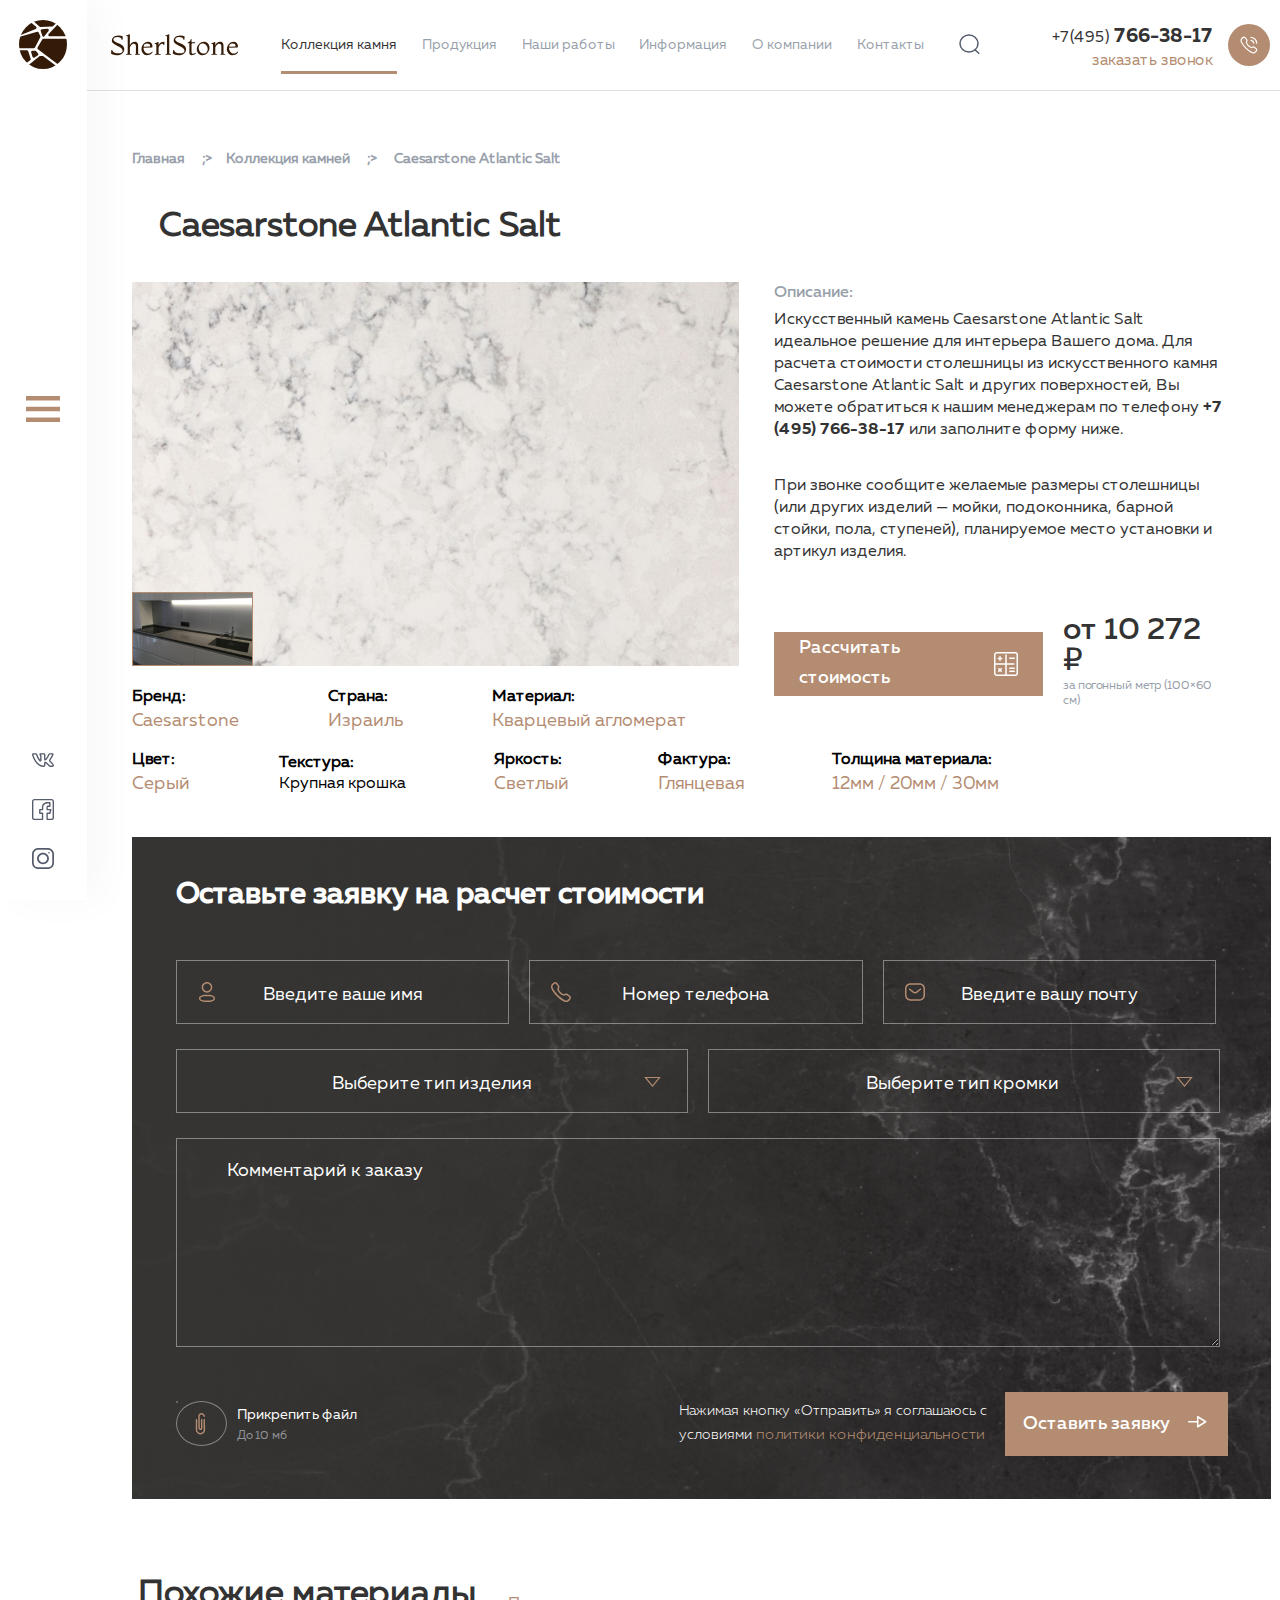
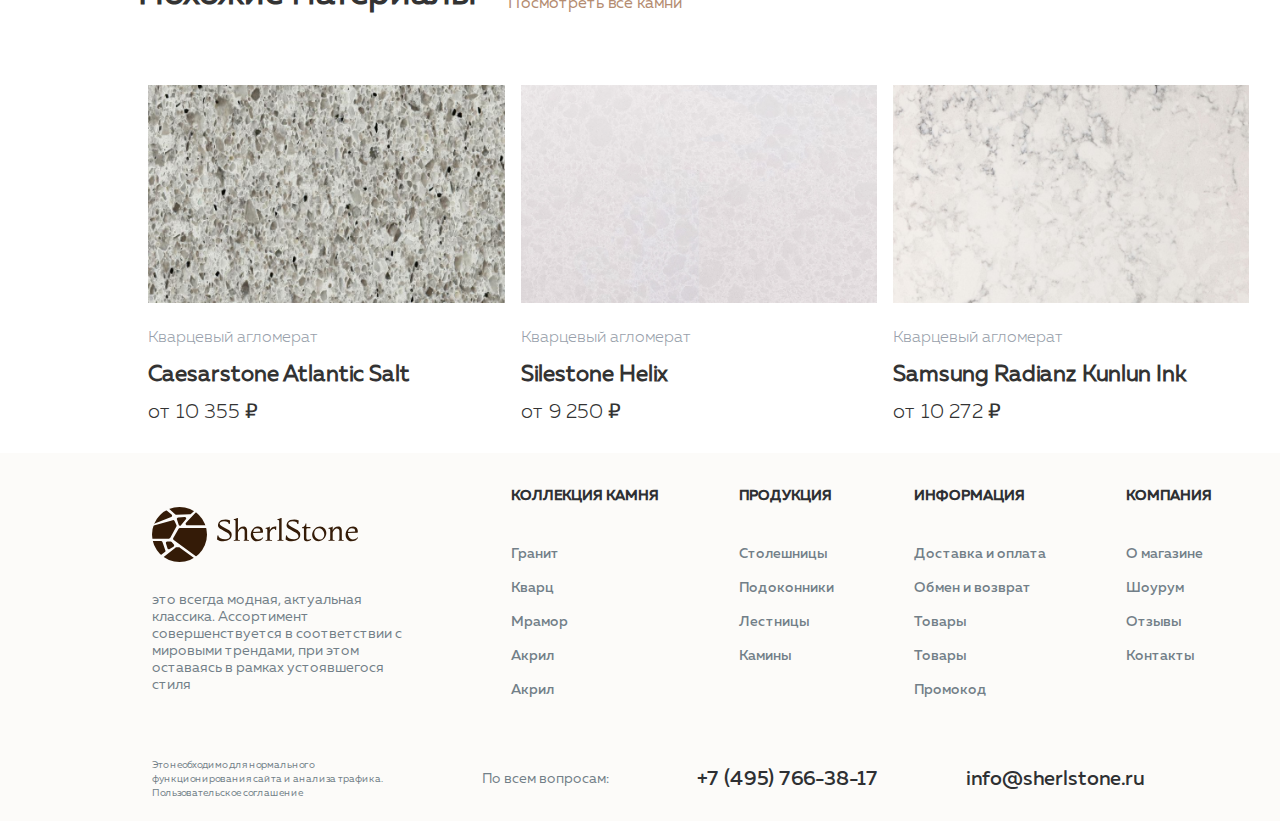
<file: stouns/product-card.html>
<!DOCTYPE html>
<html lang="ru">

<head>

	<meta charset="utf-8">
	<!-- <base href="/"> -->

	<title>SherlStone</title>
	<meta name="description" content="">

	<meta http-equiv="X-UA-Compatible" content="IE=edge">
	<meta name="viewport" content="width=device-width, initial-scale=1, maximum-scale=1">
	
	<!-- Template Basic Images Start -->
	<meta property="og:image" content="path/to/image.jpg">
	<link rel="icon" href="img/favicon/favicon.ico">
	<link rel="apple-touch-icon" sizes="180x180" href="img/favicon/apple-touch-icon-180x180.png">
	<!-- Template Basic Images End -->
	
	<!-- Custom Browsers Color Start -->
	<meta name="theme-color" content="#000">
	<!-- Custom Browsers Color End -->
	<link rel="stylesheet" href="css/main_page.min.css">
	<!-- <link rel="stylesheet" href="../css/product-card.min.css"> -->

</head>
	
<body id="product-card">
	<header class="top_header white_bg-header ">
		<nav class="top_nav wrap-center-between">
			<div class="top_nav-left wrap-center-start">
				<div class="logo_box">
					<a href="index.html"
					 class="top_logo-wrap wrap-center-between">
					 	<span class="hide_top-logo "><img src="img/fix_top-menu/Logo-hide.svg" alt=""></span>
						<span class="top-logo-sp">
							<img  class="sherl-white" src="img/fix_top-menu/sherl-white.svg" alt="">
							<img  class="sherl-black" src="img/fix_top-menu/sharl-black.svg" alt="">
						</span>
					</a>
				</div>
				<div class="search">
					<a href="product-card.html"  class="search_img-wrap">
						<img src="img/fix_top-menu/search.svg" alt="">
					</a>
					<a href="product-card.html"  class="search-white_img-wrap">
						<img src="img/fix_top-menu/Search-white.svg" alt="">
					</a>
				</div>
				<div class="top_menu">
					<ul class="top_mnu wrap-center-between">
						<li class="top_mnu-li ">
							<a href="collection.html" class="top_mnu-link active">Коллекция камня</a>
						</li>
						<li class="top_mnu-li">
							<a href="prod_choise-page.html" class="top_mnu-link">Продукция</a>
						</li>
						<li class="top_mnu-li">
							<a href="our-proj-page.html" class="top_mnu-link">Наши работы</a>
						</li>
						<li class="top_mnu-li">
							<a href="services-page.html" class="top_mnu-link">Информация</a>
						</li>
						<li class="top_mnu-li">
							<a href="about-company-page.html" class="top_mnu-link">О компании</a>
						</li>
						<li class="top_mnu-li">
							<a href="contacts-page.html" class="top_mnu-link">Контакты</a>
						</li>
					</ul>
				</div>
				
			</div>
			<div class="top_nav-right wrap-center-start">
				<div class="top_contact flex">
					<p class="top_cont-phone">+7(495)<span class="phone-sp">766-38-17</span></p>
					<a href="" class="top_callback">заказать звонок</a>
				</div>
				<div class="call_icon-top-wrap ">
					<a href="product-main-page.html" class="call_top-icon flex">
						<img src="img/fix_top-menu/Calling.svg" alt="">
					</a>
					<a href="product-main-page.html" class="call_top-icon-white flex">
						<img src="img/fix_top-menu/Calling-white.svg" alt="">
					</a>
				</div>
				<div class="mobil_burg-mnu">
					<a href="" class="hide_top-burg"><img src="img/fix_top-menu/hide-burg.svg" alt=""></a>
				</div>
			</div>
		</nav>
		<div class="header_line"></div>
	</header>
	<sidebar class="left_fix_nav white_bg-sidebar">
		<div class="left_nav-wrap flex">
			<div class="left_logo-wrap rel_box">
				<a href="index.html" class="black-sct-lnk"><img src="img/fix_top-menu/logo-brawn.svg" alt=""></a>
				<a href="index.html" class="white-sct-lnk"><img src="img/fix_left-menu/logo-blac.svg" alt=""></a>
			</div>
			<div class="left_toggle rel_box">
				<a href="" class="black-sct-lnk"><img src="img/fix_left-menu/left-toggle.svg" alt="ИКОНКА МЕНЮ">
				</a>
				<a href="" class="white-sct-lnk"><img src="img/fix_left-menu/broun-toggle.svg" alt="ИКОНКА МЕНЮ">
				</a>
			</div>
			<div class="soc_link-box flex">
				<div class="vk_wrap rel_box">
					<a href="" class="black-sct-lnk"><img src="img/fix_left-menu/vk-icon.svg" alt="V.K.">
					</a>
					<a href="" class="white-sct-lnk"><img src="img/fix_left-menu/vk -grey.svg" alt="V.K.">
					</a>
				</div>
				<div class="fb_wrap rel_box">
					<a href="" class="black-sct-lnk"><img src="img/fix_left-menu/fboock-icon.svg" alt="Facebook">
					</a>
					<a href="" class="white-sct-lnk"><img src="img/fix_left-menu/facebook-grey.svg" alt="Facebook">
					</a>
				</div>
				<div class="inst_wrap rel_box">
					<a href="" class="black-sct-lnk"><img src="img/fix_left-menu/inst-icon.svg" alt="Instagramm">
					</a>
					<a href="" class="white-sct-lnk"><img src="img/fix_left-menu/inst-grey.svg" alt="Instagramm">
					</a>
				</div>
			</div>
		</div>
	</sidebar>
	<section class="product_card-sct sct-height-auto">
		
		<div class="prod_main-wrap container column-start flex">
			<div class="page_link flex">
				<h6 class="pge-ttl">Главная &#8195;;&gt;&#8195;Коллекция камней &#8195;;&gt;&#8195; Caesarstone Atlantic Salt</h6>
			</div>	
			<h3>Caesarstone Atlantic Salt</h3>
			<div class="prod_type-slider">
				<div class="prod_slider-wrap">
					<div class="prod_item-slide-wrap flex">
						<div class="prod_img-wrap">
							<img src="img/product-card/Slide1.png" alt="">
							<div class="slider-prev">
								<div class="slide-prev">
									<img src="img/product-card/Slider-prew.png" alt="">
								</div>
							</div>
						</div>
						
						<div class="prod_item-descr column-start">
							<span class="prod-dscr-sp">Описание:</span>
							<p class="prod_item-p">Искусственный камень Caesarstone Atlantic Salt идеальное решение 
								для интерьера Вашего дома. Для расчета стоимости столешницы из 
								искусственного камня Caesarstone Atlantic Salt и других поверхностей, 
								Вы можете обратиться к нашим менеджерам по телефону 
								<span class="prod_item-sp">+7 (495) 766-38-17</span> или заполните форму ниже.
							</p>
							<p class="prod_item-p">
								При звонке сообщите желаемые размеры столешницы (или других 
								изделий — мойки, подоконника, барной стойки, пола, ступеней), 
								планируемое место установки и артикул изделия.
							</p>
							
						
							<div class="calc-wrap wrap-start">
									<div class="calculate-price wrap-start">
								<a href="" class="price_item-calc wrap-start">Рассчитать стоимость<img src="img/product-card/price-icon.svg" alt="">
								</a>
								<div class="dscr_price">
									<span class="prod-price-sp">от 10 272 ₽</span>
									<p class="prod_price-p">за погонный метр (100×60 см)</p>
								</div>
							</div>
							</div>
						</div>
					</div>
				</div>
				

			</div> 
			<div class="calc-wrap-hide wrap-start">
				<div class="calculate-price wrap-start">
								<a href="" class="price_item-calc wrap-start">Рассчитать стоимость<img src="img/product-card/price-icon.svg" alt="">
								</a>
								<div class="dscr_price">
									<span class="prod-price-sp">от 10 272 ₽</span>
									<p class="prod_price-p">за погонный метр (100×60 см)</p>
								</div>
				</div>
			</div>
			<div class="prod_character-wrap flex">
				<div class="character_wrap column-start">
					<h6 class="character_ttl">Бренд:</h6>
					<p class="character_p">Caesarstone</p>
				</div>
				<div class="character_wrap column-start">
					<h6 class="character_ttl">Страна:</h6>
					<p class="character_p">Израиль</p>
				</div>
				<div class="character_wrap column-start">
					<h6 class="character_ttl">Материал:</h6>
					<p class="character_p">Кварцевый агломерат</p>
				</div>
			</div>
			<div class="prod_character-wrap flex">
				<div class="character_wrap column-start">
					<h6 class="character_ttl">Цвет:</h6>
					<p class="character_p">Серый</p>
				</div>
				<div class="character_wrap column-start">
					<h6 class="character_ttl">Текстура:</h6>
					<p class="charactert_p">Крупная крошка</p>
				</div>
				<div class="character_wrap column-start">
					<h6 class="character_ttl">Яркость:</h6>
					<p class="character_p">Светлый</p>
				</div>
				<div class="character_wrap column-start">
					<h6 class="character_ttl">Фактура:</h6>
					<p class="character_p">Глянцевая</p>
				</div>
				<div class="character_wrap column-start">
					<h6 class="character_ttl">Толщина материала:</h6>
					<p class="character_p">12мм / 20мм / 30мм</p>
				</div>
			</div> 
			<div class="main_form">
				<div class="main_form-wrap">
					<h4 class="form_title">Оставьте заявку на расчет стоимости</h4>
					<form action="" class="main_application flex">
						<input type="text" name="name" placeholder="Введите ваше имя" required="Это обязательно" >
						<input type="text" name="phone" placeholder="Номер телефона" required="Это обязательно">
						<input type="text" name="mail" placeholder="Введите вашу почту">
						<input type="text" name="type" placeholder="Выберите тип изделия">
						<input type="text" name="kromka" placeholder="Выберите тип кромки ">
						<textarea name="message" id="" cols="30" rows="10" placeholder="Комментарий к заказу"></textarea>
						<div class="main_form-nav flex">
							<div class="file_wrap flex">
								<label for="file-inp" class="file_img-wrap flex">
									<img src="img/product-card/file.svg" alt="">
								</label>
								<input id="file-inp" type="file" name="file" multiple>
								<div class="label_wrap column-start">

									<label for="file-inp" class="file-lbl">Прикрепить файл</label>
               						<span class="file-sp">До 10 мб</span>
               					</div>
							</div>
							<div class="confid_wrap flex">
								<p class="confid-p">Нажимая кнопку «Отправить» я соглашаюсь с условиями<span class="confid-sp">  политики конфиденциальности</span></p>
						
								<button class="form-but flex">Оставить заявку<span class="but-sp"><img src="img/product-card/Arr-Right.svg" alt=""></span></button>
							</div>
						</div>
					</form>
				</div>
			</div> 
		</div> 
	</section>
		
		<div class="colection_box  container">
				<div class="col_nav-wrap">
					<div class="col_ttl-wrap wrap-center-start">
						<h3 class="colect_title">Похожие материалы</h3>
						<a href="" class="clct_sp">Посмотреть все камни</a>
						<span class="pr-arrow-sp"><img src="img/product-card/Arrow - Right 4.svg" alt=""></span>
					</div>
				</div>
		</div>
		<div class=" stoune_collection stoune_collection-card collection_page collection_block container  flex">
			
			<div class="collection_wrap collection_block">
				<div class="stoune_items-wrap flex">
					<div class="col_item-wrap flex">
						<div class="col_item-img-wrap">
							<img src="img/collection-page/col-items/item-1.png" alt="">
						</div>
						<p class="col_it-p">Кварцевый агломерат</p>
						<h5 class="col_it-h">Caesarstone Atlantic Salt</h5>
						<span class="col_it-sp">от 10 355 ₽</span>
					</div>
					<div class="col_item-wrap flex">
						<div class="col_item-img-wrap">
							<img src="img/collection-page/col-items/item-2.png" alt="">
						</div>
						<p class="col_it-p">Кварцевый агломерат</p>
						<h5 class="col_it-h">Silestone Helix</h5>
						<span class="col_it-sp">от 9 250 ₽</span>
					</div>
					<div class="col_item-wrap flex">
						<div class="col_item-img-wrap">
							<img src="img/collection-page/col-items/item-3.png" alt="">
						</div>
						<p class="col_it-p">Кварцевый агломерат</p>
						<h5 class="col_it-h">Samsung Radianz Kunlun Ink</h5>
						<span class="col_it-sp">от 10 272 ₽</span>
					</div>
					
					
				</div>
			</div> 
			
		</div> 
	<footer>
		

		<div class="footer_nav flex">
			<div class="foot_descr flex">
				<div class=" foot_logo-wrap ">
					<a href="" class="foot_logo-link wrap-center-start">
						<span class="ft_log-sp"><img src="img/collection-page/logo.svg" alt=""></span>
						<span class="ft_log--text-sp"><img src="img/fix_top-menu/sharl-black.svg" alt=""></span>
					</a>
				</div>
				<div class="foot_descr_text">
					<p class="fdscr_p">
						это всегда модная, актуальная классика. Ассортимент совершенствуется в соответствии с мировыми трендами, при этом оставаясь в рамках устоявшегося стиля
					</p>
				</div>
			</div>
			<div class="footer_contact-wrap hide-wrap flex">
			<div class="licensy-wrap">
				<p class="lic-p">Это необходимо для нормального функционирования сайта и анализа трафика. Пользовательское соглашение</p>
			</div>
			<p class="foot-cont-p">По всем вопросам:</p>
			<div class="foot-phone">+7 (495) 766-38-17</div>
			<div class="foot-mail">info@sherlstone.ru</div>
		</div>	
			<div class="footer_inf-wrap flex">
				<div class="foot-inf flex">
					<div class="foot-inf-title wrap-center-between">	
						<h4 class="foot-h4">коллекция камня</h4>
						<div class="foot_ul-toggle-wrap">
							<img src="img/Footer-arrow.svg" class="foot_ul-toggle" alt="">
						</div>
					</div>
					<ul class="ft-ul">
						<li class="ft-li"><a href="" class="ft-a">Гранит</a></li>
						<li class="ft-li"><a href="" class="ft-a">Кварц</a></li>
						<li class="ft-li"><a href="" class="ft-a">Мрамор</a></li>
						<li class="ft-li"><a href="" class="ft-a">Акрил</a></li>
						<li class="ft-li"><a href="" class="ft-a">Акрил</a></li>
					</ul>
				</div>
				<div class="foot-inf flex">
					<div class="foot-inf-title wrap-center-between">	
						<h4 class="foot-h4">продукция</h4>
						<div class="foot_ul-toggle-wrap">
							<img src="img/Footer-arrow.svg" class="foot_ul-toggle" alt="">
						</div>
					</div>
					<ul class="ft-ul">
						<li class="ft-li"><a href="" class="ft-a">Столешницы</a></li>
						<li class="ft-li"><a href="" class="ft-a">Подоконники</a></li>
						<li class="ft-li"><a href="" class="ft-a">Лестницы</a></li>
						<li class="ft-li"><a href="" class="ft-a">Камины</a></li>
					</ul>
				</div>
				<div class="foot-inf flex">
					<div class="foot-inf-title wrap-center-between">	
						<h4 class="foot-h4">информация</h4>
						<div class="foot_ul-toggle-wrap">
							<img src="img/Footer-arrow.svg" class="foot_ul-toggle" alt="">
						</div>
					</div>
					<ul class="ft-ul">
						<li class="ft-li"><a href="" class="ft-a">Доставка и оплата</a></li>
						<li class="ft-li"><a href="" class="ft-a">Обмен и возврат</a></li>
						<li class="ft-li"><a href="" class="ft-a">Товары</a></li>
						<li class="ft-li"><a href="" class="ft-a">Товары</a></li>
						<li class="ft-li"><a href="" class="ft-a">Промокод</a></li>
					</ul>
				</div>
				<div class="foot-inf flex">
					<div class="foot-inf-title wrap-center-between">	
						<h4 class="foot-h4">компания</h4>
						<div class="foot_ul-toggle-wrap">
							<img src="img/Footer-arrow.svg" class="foot_ul-toggle" alt="">
						</div>
					</div>
					<ul class="ft-ul">
						<li class="ft-li"><a href="" class="ft-a">О магазине</a></li>
						<li class="ft-li"><a href="" class="ft-a">Шоурум</a></li>
						<li class="ft-li"><a href="" class="ft-a">Отзывы</a></li>
						<li class="ft-li"><a href="" class="ft-a">Контакты</a></li>
					</ul>
				</div>
			</div>
		</div>
		
		<div class="footer_contact-wrap flex">
			<div class="licensy-wrap">
				<p class="lic-p">Это необходимо для нормального функционирования сайта и анализа трафика. Пользовательское соглашение</p>
			</div>
			<p class="foot-cont-p">По всем вопросам:</p>
			<div class="foot-phone">+7 (495) 766-38-17</div>
			<div class="foot-mail">info@sherlstone.ru</div>
		</div>	
			
	</footer>
		
	<script src="js/scripts.min.js"></script>

</body>
</html>
</file>
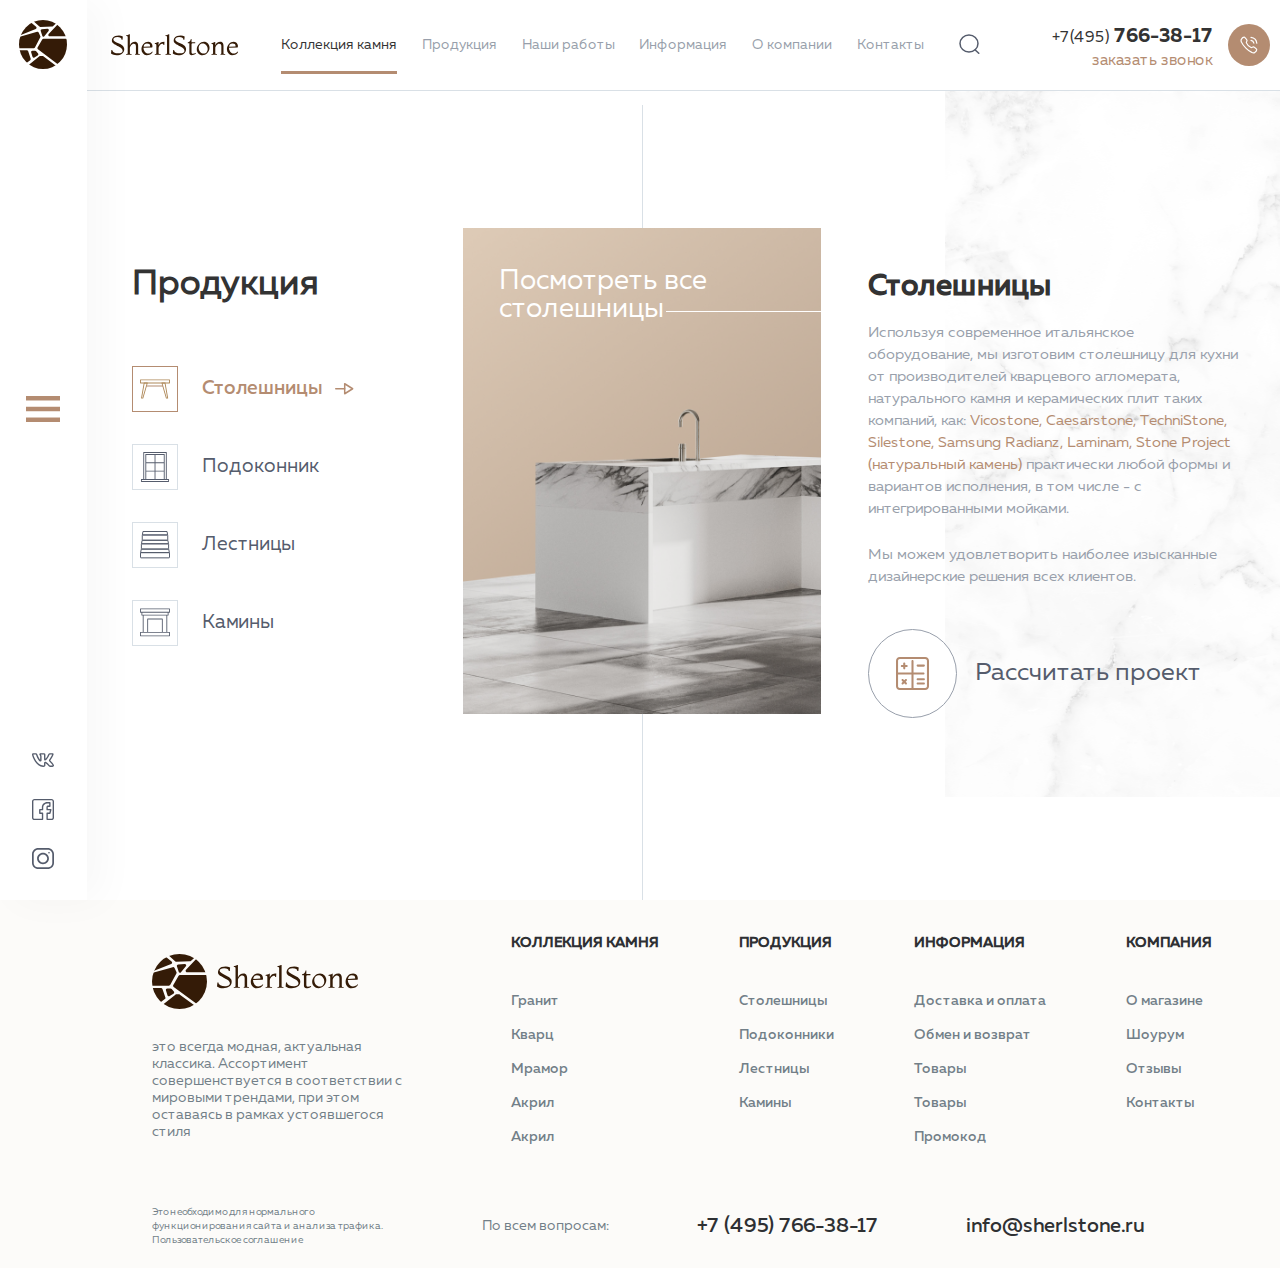
<file: stouns/product-main-page.html>
<!DOCTYPE html>
<html lang="ru">

<head>

	<meta charset="utf-8">
	<!-- <base href="/"> -->

	<title>SherlStone</title>
	<meta name="description" content="">

	<meta http-equiv="X-UA-Compatible" content="IE=edge">
	<meta name="viewport" content="width=device-width, initial-scale=1, maximum-scale=1">
	
	<!-- Template Basic Images Start -->
	<meta property="og:image" content="path/to/image.jpg">
	<link rel="icon" href="img/favicon/favicon.ico">
	<link rel="apple-touch-icon" sizes="180x180" href="img/favicon/apple-touch-icon-180x180.png">
	<!-- Template Basic Images End -->
	
	<!-- Custom Browsers Color Start -->
	<meta name="theme-color" content="#000">
	<!-- Custom Browsers Color End -->
	<link rel="stylesheet" href="css/main_page.min.css">
	<!-- <link rel="stylesheet" href="./css/collection_page.min.css"> -->

</head>
	
<body id="main_page">
	<header class="top_header white_bg-header">
		<nav class="top_nav wrap-center-between">
			<div class="top_nav-left wrap-center-start">
				<div class="logo_box">
					<a href="index.html"
					 class="top_logo-wrap wrap-center-between">
					 	<span class="hide_top-logo "><img src="img/fix_top-menu/Logo-hide.svg" alt=""></span>
						<span class="top-logo-sp">
							<img  class="sherl-white" src="img/fix_top-menu/sherl-white.svg" alt="">
							<img  class="sherl-black" src="img/fix_top-menu/sharl-black.svg" alt="">
						</span>
					</a>
				</div>
				<div class="search">
					<a href="product-card.html"  class="search_img-wrap">
						<img src="img/fix_top-menu/search.svg" alt="">
					</a>
					<a href="product-card.html"  class="search-white_img-wrap">
						<img src="img/fix_top-menu/Search-white.svg" alt="">
					</a>
				</div>
				<div class="top_menu">
					<ul class="top_mnu wrap-center-between">
						<li class="top_mnu-li ">
							<a href="collection.html" class="top_mnu-link active">Коллекция камня</a>
						</li>
						<li class="top_mnu-li">
							<a href="prod_choise-page.html" class="top_mnu-link">Продукция</a>
						</li>
						<li class="top_mnu-li">
							<a href="our-proj-page.html" class="top_mnu-link">Наши работы</a>
						</li>
						<li class="top_mnu-li">
							<a href="services-page.html" class="top_mnu-link">Информация</a>
						</li>
						<li class="top_mnu-li">
							<a href="about-company-page.html" class="top_mnu-link">О компании</a>
						</li>
						<li class="top_mnu-li">
							<a href="contacts-page.html" class="top_mnu-link">Контакты</a>
						</li>
					</ul>
				</div>
				
			</div>
			<div class="top_nav-right wrap-center-start">
				<div class="top_contact flex">
					<p class="top_cont-phone">+7(495)<span class="phone-sp">766-38-17</span></p>
					<a href="" class="top_callback">заказать звонок</a>
				</div>
				<div class="call_icon-top-wrap ">
					<a href="product-main-page.html" class="call_top-icon flex">
						<img src="img/fix_top-menu/Calling.svg" alt="">
					</a>
					<a href="product-main-page.html" class="call_top-icon-white flex">
						<img src="img/fix_top-menu/Calling-white.svg" alt="">
					</a>
				</div>
				<div class="mobil_burg-mnu">
					<a href="" class="hide_top-burg"><img src="img/fix_top-menu/hide-burg.svg" alt=""></a>
				</div>
			</div>
		</nav>
	</header>
	<sidebar class="left_fix_nav white_bg-sidebar">
		<div class="left_nav-wrap flex">
			<div class="left_logo-wrap rel_box">
				<a href="index.html" class="black-sct-lnk"><img src="img/fix_top-menu/logo-brawn.svg" alt=""></a>
				<a href="index.html" class="white-sct-lnk"><img src="img/fix_left-menu/logo-blac.svg" alt=""></a>
			</div>
			<div class="left_toggle rel_box">
				<a href="" class="black-sct-lnk"><img src="img/fix_left-menu/left-toggle.svg" alt="ИКОНКА МЕНЮ">
				</a>
				<a href="" class="white-sct-lnk"><img src="img/fix_left-menu/broun-toggle.svg" alt="ИКОНКА МЕНЮ">
				</a>
			</div>
			<div class="soc_link-box flex">
				<div class="vk_wrap rel_box">
					<a href="" class="black-sct-lnk"><img src="img/fix_left-menu/vk-icon.svg" alt="V.K.">
					</a>
					<a href="" class="white-sct-lnk"><img src="img/fix_left-menu/vk -grey.svg" alt="V.K.">
					</a>
				</div>
				<div class="fb_wrap rel_box">
					<a href="" class="black-sct-lnk"><img src="img/fix_left-menu/fboock-icon.svg" alt="Facebook">
					</a>
					<a href="" class="white-sct-lnk"><img src="img/fix_left-menu/facebook-grey.svg" alt="Facebook">
					</a>
				</div>
				<div class="inst_wrap rel_box">
					<a href="" class="black-sct-lnk"><img src="img/fix_left-menu/inst-icon.svg" alt="Instagramm">
					</a>
					<a href="" class="white-sct-lnk"><img src="img/fix_left-menu/inst-grey.svg" alt="Instagramm">
					</a>
				</div>
			</div>
		</div>
	</sidebar>
	
	<section class="productions  " >
				<div class="prod_layout" style="background-image: url(img/prod_sct/mramor-bg.png);">
					<div class="production_block container flex">
						<div class="prod_title-box column-start">
							<h3 class="box_title">Продукция</h3>
							<div class="prod_name-box">
								<a class="prod_name wrap-center-between active">
									<div class="prod_icon flex">
										<img class="prod-img" src="img/prod_sct/table.svg" alt="">
										<img class="prod-img-act" src="img/prod_sct/table-act.svg" alt="">
										
									</div>
									<span class="prod_p">Столешницы</span>
									<img class="prod_arrow" src="img/prod_sct/Arrow.svg" alt="стрелочка">
									</a>
								</a>
								<a class="prod_name wrap-center-between">
									<div class="prod_icon flex">
										<img class="prod-img" src="img/prod_sct/windows.svg" alt="">
										<img class="prod-img-act" src="img/prod_sct/window-act.svg" alt="">
									</div>
									<span class="prod_p">Подоконник</span>
									<img class="prod_arrow" src="img/prod_sct/Arrow.svg" alt="стрелочка">
								</a>
								<a class="prod_name wrap-center-between">
									<div class="prod_icon flex">
										<img class="prod-img" src="img/prod_sct/Stainway.svg" alt="">
										<img class="prod-img-act" src="img/prod_sct/stainway-act.svg" alt="">
									</div>
									<span class="prod_p">Лестницы</span>
									<img class="prod_arrow" src="img/prod_sct/Arrow.svg" alt="стрелочка">
								</a>
								<a class="prod_name wrap-center-between">
									<div class="prod_icon flex">
										<img class="prod-img"  src="img/prod_sct/fireplace.svg" alt="">
										<img class="prod-img-act" src="img/prod_sct/fireplace-act.svg" alt="">
									</div>
									<span class="prod_p">Камины</span>
									<img class="prod_arrow" src="img/prod_sct/Arrow.svg" alt="стрелочка">
								</a>
							</div>
						</div> 
						<div class="prod_items">
							<div class="prod_item-wrap flex">
								<div class="item_img-wrap ">
									<img src="img/prod_sct/prod-skide1.png" alt="">
									<a href="" class="product_more-link">Посмотреть все столешницы</a>
								</div>
								<div class="item_descr-wrap">
									<h4 class="item_descr-ttl">Столешницы</h4>
									<div class="item_descr-text">
										<p>Используя современное итальянское оборудование, мы изготовим столешницу для кухни от производителей кварцевого агломерата, натурального камня и керамических плит таких компаний, как:<span class="item_descr-txt-spn"> Vicostone, Caesarstone, TechniStone, Silestone, Samsung Radianz, Laminam, Stone Project (натуральный камень)</span> практически любой формы и вариантов исполнения, в том числе - с интегрированными мойками.</p>
										<span class="sub_txt"> Мы можем удовлетворить наиболее изысканные дизайнерские решения всех клиентов.</span>
									</div>
									<div class="calculate">
										<a href="" class="calc_link flex">
											<span class="calc_sp flex" ><img src="img/prod_sct/culc-icon.svg" alt="" class="culc_ikon"></span>Рассчитать проект
										</a>
									</div>					
								</div>
							</div>
						</div>
					</div>
				</div>
			</section>
	<footer>
		

		<div class="footer_nav flex">
			<div class="foot_descr flex">
				<div class=" foot_logo-wrap ">
					<a href="" class="foot_logo-link wrap-center-start">
						<span class="ft_log-sp"><img src="img/collection-page/logo.svg" alt=""></span>
						<span class="ft_log--text-sp"><img src="img/fix_top-menu/sharl-black.svg" alt=""></span>
					</a>
				</div>
				<div class="foot_descr_text">
					<p class="fdscr_p">
						это всегда модная, актуальная классика. Ассортимент совершенствуется в соответствии с мировыми трендами, при этом оставаясь в рамках устоявшегося стиля
					</p>
				</div>
			</div>
			<div class="footer_contact-wrap hide-wrap flex">
			<div class="licensy-wrap">
				<p class="lic-p">Это необходимо для нормального функционирования сайта и анализа трафика. Пользовательское соглашение</p>
			</div>
			<p class="foot-cont-p">По всем вопросам:</p>
			<div class="foot-phone">+7 (495) 766-38-17</div>
			<div class="foot-mail">info@sherlstone.ru</div>
		</div>	
			<div class="footer_inf-wrap flex">
				<div class="foot-inf flex">
					<div class="foot-inf-title wrap-center-between">	
						<h4 class="foot-h4">коллекция камня</h4>
						<div class="foot_ul-toggle-wrap">
							<img src="img/Footer-arrow.svg" class="foot_ul-toggle" alt="">
						</div>
					</div>
					<ul class="ft-ul ">
						<li class="ft-li"><a href="" class="ft-a">Гранит</a></li>
						<li class="ft-li"><a href="" class="ft-a">Кварц</a></li>
						<li class="ft-li"><a href="" class="ft-a">Мрамор</a></li>
						<li class="ft-li"><a href="" class="ft-a">Акрил</a></li>
						<li class="ft-li"><a href="" class="ft-a">Акрил</a></li>
					</ul>
				</div>
				<div class="foot-inf flex">
					<div class="foot-inf-title wrap-center-between">	
						<h4 class="foot-h4">продукция</h4>
						<div class="foot_ul-toggle-wrap">
							<img src="img/Footer-arrow.svg" class="foot_ul-toggle" alt="">
						</div>
					</div>
					<ul class="ft-ul ">
						<li class="ft-li"><a href="" class="ft-a">Столешницы</a></li>
						<li class="ft-li"><a href="" class="ft-a">Подоконники</a></li>
						<li class="ft-li"><a href="" class="ft-a">Лестницы</a></li>
						<li class="ft-li"><a href="" class="ft-a">Камины</a></li>
					</ul>
				</div>
				<div class="foot-inf flex">
					<div class="foot-inf-title wrap-center-between">	
						<h4 class="foot-h4">информация</h4>
						<div class="foot_ul-toggle-wrap">
							<img src="img/Footer-arrow.svg" class="foot_ul-toggle" alt="">
						</div>
					</div>
					<ul class="ft-ul">
						<li class="ft-li"><a href="" class="ft-a">Доставка и оплата</a></li>
						<li class="ft-li"><a href="" class="ft-a">Обмен и возврат</a></li>
						<li class="ft-li"><a href="" class="ft-a">Товары</a></li>
						<li class="ft-li"><a href="" class="ft-a">Товары</a></li>
						<li class="ft-li"><a href="" class="ft-a">Промокод</a></li>
					</ul>
				</div>
				<div class="foot-inf flex">
					<div class="foot-inf-title wrap-center-between">	
						<h4 class="foot-h4">компания</h4>
						<div class="foot_ul-toggle-wrap">
							<img src="img/Footer-arrow.svg" class="foot_ul-toggle" alt="">
						</div>
					</div>
					<ul class="ft-ul ft-ul-visi">
						<li class="ft-li"><a href="" class="ft-a">О магазине</a></li>
						<li class="ft-li"><a href="" class="ft-a">Шоурум</a></li>
						<li class="ft-li"><a href="" class="ft-a">Отзывы</a></li>
						<li class="ft-li"><a href="" class="ft-a">Контакты</a></li>
					</ul>
				</div>
			</div>
		</div>
		
		<div class="footer_contact-wrap flex">
			<div class="licensy-wrap">
				<p class="lic-p">Это необходимо для нормального функционирования сайта и анализа трафика. Пользовательское соглашение</p>
			</div>
			<p class="foot-cont-p">По всем вопросам:</p>
			<div class="foot-phone">+7 (495) 766-38-17</div>
			<div class="foot-mail">info@sherlstone.ru</div>
		</div>	
			
	</footer>
	<script src="js/scripts.min.js"></script>

</body>



</html>
</file>
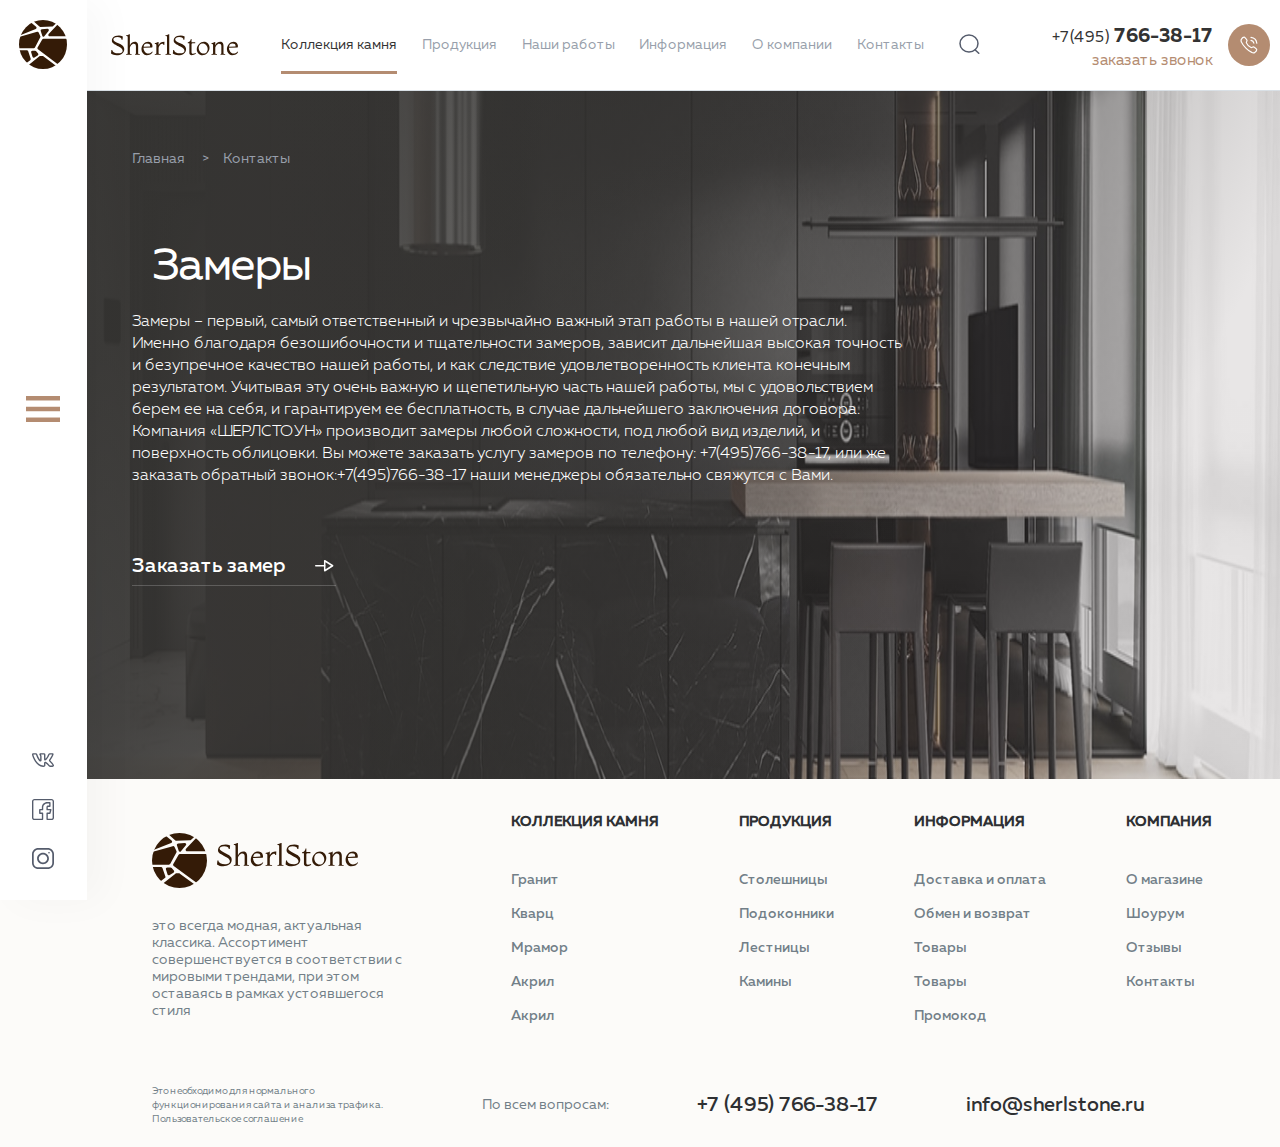
<file: stouns/services-page.html>
<!DOCTYPE html>
<html lang="ru">

<head>

	<meta charset="utf-8">
	<!-- <base href="/"> -->

	<title>SherlStone</title>
	<meta name="description" content="">

	<meta http-equiv="X-UA-Compatible" content="IE=edge">
	<meta name="viewport" content="width=device-width, initial-scale=1, maximum-scale=1">
	
	<!-- Template Basic Images Start -->
	<meta property="og:image" content="path/to/image.jpg">
	<link rel="icon" href="img/favicon/favicon.ico">
	<link rel="apple-touch-icon" sizes="180x180" href="img/favicon/apple-touch-icon-180x180.png">
	<!-- Template Basic Images End -->
	
	<!-- Custom Browsers Color Start -->
	<meta name="theme-color" content="#000">
	<!-- Custom Browsers Color End -->
	<link rel="stylesheet" href="css/main_page.min.css">
	<!-- <link rel="stylesheet" href="../css/services-page.min.css"> -->

</head>
	
<body id="about-company ">
	<header class="top_header white_bg-header">
		<nav class="top_nav wrap-center-between">
			<div class="top_nav-left wrap-center-start">
				<div class="logo_box">
					<a href="index.html"
					 class="top_logo-wrap wrap-center-between">
					 	<span class="hide_top-logo "><img src="img/fix_top-menu/Logo-hide.svg" alt=""></span>
						<span class="top-logo-sp">
							<img  class="sherl-white" src="img/fix_top-menu/sherl-white.svg" alt="">
							<img  class="sherl-black" src="img/fix_top-menu/sharl-black.svg" alt="">
						</span>
					</a>
				</div>
				<div class="search">
					<a href="product-card.html"  class="search_img-wrap">
						<img src="img/fix_top-menu/search.svg" alt="">
					</a>
					<a href="product-card.html"  class="search-white_img-wrap">
						<img src="img/fix_top-menu/Search-white.svg" alt="">
					</a>
				</div>
				<div class="top_menu">
					<ul class="top_mnu wrap-center-between">
						<li class="top_mnu-li ">
							<a href="collection.html" class="top_mnu-link active">Коллекция камня</a>
						</li>
						<li class="top_mnu-li">
							<a href="prod_choise-page.html" class="top_mnu-link">Продукция</a>
						</li>
						<li class="top_mnu-li">
							<a href="our-proj-page.html" class="top_mnu-link">Наши работы</a>
						</li>
						<li class="top_mnu-li">
							<a href="services-page.html" class="top_mnu-link">Информация</a>
						</li>
						<li class="top_mnu-li">
							<a href="about-company-page.html" class="top_mnu-link">О компании</a>
						</li>
						<li class="top_mnu-li">
							<a href="contacts-page.html" class="top_mnu-link">Контакты</a>
						</li>
					</ul>
				</div>
				
			</div>
			<div class="top_nav-right wrap-center-start">
				<div class="top_contact flex">
					<p class="top_cont-phone">+7(495)<span class="phone-sp">766-38-17</span></p>
					<a href="" class="top_callback">заказать звонок</a>
				</div>
				<div class="call_icon-top-wrap ">
					<a href="product-main-page.html" class="call_top-icon flex">
						<img src="img/fix_top-menu/Calling.svg" alt="">
					</a>
					<a href="product-main-page.html" class="call_top-icon-white flex">
						<img src="img/fix_top-menu/Calling-white.svg" alt="">
					</a>
				</div>
				<div class="mobil_burg-mnu">
					<a href="" class="hide_top-burg"><img src="img/fix_top-menu/hide-burg.svg" alt=""></a>
				</div>
			</div>
		</nav>
	</header>
	<sidebar class="left_fix_nav white_bg-sidebar">
		<div class="left_nav-wrap flex">
			<div class="left_logo-wrap rel_box">
				<a href="index.html" class="black-sct-lnk"><img src="img/fix_top-menu/logo-brawn.svg" alt=""></a>
				<a href="index.html" class="white-sct-lnk"><img src="img/fix_left-menu/logo-blac.svg" alt=""></a>
			</div>
			<div class="left_toggle rel_box">
				<a href="" class="black-sct-lnk"><img src="img/fix_left-menu/left-toggle.svg" alt="ИКОНКА МЕНЮ">
				</a>
				<a href="" class="white-sct-lnk"><img src="img/fix_left-menu/broun-toggle.svg" alt="ИКОНКА МЕНЮ">
				</a>
			</div>
			<div class="soc_link-box flex">
				<div class="vk_wrap rel_box">
					<a href="" class="black-sct-lnk"><img src="img/fix_left-menu/vk-icon.svg" alt="V.K.">
					</a>
					<a href="" class="white-sct-lnk"><img src="img/fix_left-menu/vk -grey.svg" alt="V.K.">
					</a>
				</div>
				<div class="fb_wrap rel_box">
					<a href="" class="black-sct-lnk"><img src="img/fix_left-menu/fboock-icon.svg" alt="Facebook">
					</a>
					<a href="" class="white-sct-lnk"><img src="img/fix_left-menu/facebook-grey.svg" alt="Facebook">
					</a>
				</div>
				<div class="inst_wrap rel_box">
					<a href="" class="black-sct-lnk"><img src="img/fix_left-menu/inst-icon.svg" alt="Instagramm">
					</a>
					<a href="" class="white-sct-lnk"><img src="img/fix_left-menu/inst-grey.svg" alt="Instagramm">
					</a>
				</div>
			</div>
		</div>
	</sidebar>
	<section class="about_page  services-page sct-height-auto" style="background-image: url(img/about-page/about-bg.png);">
		<div class="services-page-wrap container">
			<!-- <div class="about_bg-block"> -->
				<div class="about_main-descr column-start">
					<div class="page_link flex">
						<a href="../index.html" class="pge-ttl">Главная &#8195;&gt;&#8195;</a><a href="contact-page" class="pge-ttl">Контакты</a>
					</div>
					<h1 class="about-h2" >Замеры</h1>
					<div class="services_descr">
						<p class="serv-p" >Замеры – первый, самый ответственный и чрезвычайно важный этап работы в нашей отрасли. Именно благодаря безошибочности и тщательности замеров, зависит дальнейшая высокая точность и безупречное качество нашей работы, и как следствие удовлетворенность клиента конечным результатом. Учитывая эту очень важную и щепетильную часть нашей работы, мы с удовольствием берем ее на себя, и гарантируем ее бесплатность, в случае дальнейшего заключения договора. Компания «ШЕРЛСТОУН» производит замеры любой сложности, под любой вид изделий, и поверхность облицовки. Вы можете заказать услугу замеров по телефону:<span class="serv-dscr-sp"> +7(495)766-38-17</span>, или же заказать обратный звонок:<span class="serv-dscr-sp">+7(495)766-38-17</span> наши менеджеры обязательно свяжутся с Вами.</p>
					</div>
					<div class="learn_universal-link">
						<a href="" class="learn_univ wrap-center-between"><span class="lrn-un">Заказать замер</span><img src="img/main-page/arrow-right.svg" alt=""></a>
					</div>
				</div>
			<!-- </div> -->
			
			
		</div>
	</section>
	<footer>
		

		<div class="footer_nav flex">
			<div class="foot_descr flex">
				<div class=" foot_logo-wrap ">
					<a href="" class="foot_logo-link wrap-center-start">
						<span class="ft_log-sp"><img src="img/collection-page/logo.svg" alt=""></span>
						<span class="ft_log--text-sp"><img src="img/fix_top-menu/sharl-black.svg" alt=""></span>
					</a>
				</div>
				<div class="foot_descr_text">
					<p class="fdscr_p">
						это всегда модная, актуальная классика. Ассортимент совершенствуется в соответствии с мировыми трендами, при этом оставаясь в рамках устоявшегося стиля
					</p>
				</div>
			</div>
			<div class="footer_contact-wrap hide-wrap flex">
			<div class="licensy-wrap">
				<p class="lic-p">Это необходимо для нормального функционирования сайта и анализа трафика. Пользовательское соглашение</p>
			</div>
			<p class="foot-cont-p">По всем вопросам:</p>
			<div class="foot-phone">+7 (495) 766-38-17</div>
			<div class="foot-mail">info@sherlstone.ru</div>
		</div>	
			<div class="footer_inf-wrap flex">
				<div class="foot-inf flex">
					<div class="foot-inf-title wrap-center-between">	
						<h4 class="foot-h4">коллекция камня</h4>
						<div class="foot_ul-toggle-wrap">
							<img src="img/Footer-arrow.svg" class="foot_ul-toggle" alt="">
						</div>
					</div>
					<ul class="ft-ul">
						<li class="ft-li"><a href="" class="ft-a">Гранит</a></li>
						<li class="ft-li"><a href="" class="ft-a">Кварц</a></li>
						<li class="ft-li"><a href="" class="ft-a">Мрамор</a></li>
						<li class="ft-li"><a href="" class="ft-a">Акрил</a></li>
						<li class="ft-li"><a href="" class="ft-a">Акрил</a></li>
					</ul>
				</div>
				<div class="foot-inf flex">
					<div class="foot-inf-title wrap-center-between">	
						<h4 class="foot-h4">продукция</h4>
						<div class="foot_ul-toggle-wrap">
							<img src="img/Footer-arrow.svg" class="foot_ul-toggle" alt="">
						</div>
					</div>
					<ul class="ft-ul">
						<li class="ft-li"><a href="" class="ft-a">Столешницы</a></li>
						<li class="ft-li"><a href="" class="ft-a">Подоконники</a></li>
						<li class="ft-li"><a href="" class="ft-a">Лестницы</a></li>
						<li class="ft-li"><a href="" class="ft-a">Камины</a></li>
					</ul>
				</div>
				<div class="foot-inf flex">
					<div class="foot-inf-title wrap-center-between">	
						<h4 class="foot-h4">информация</h4>
						<div class="foot_ul-toggle-wrap">
							<img src="img/Footer-arrow.svg" class="foot_ul-toggle" alt="">
						</div>
					</div>
					<ul class="ft-ul">
						<li class="ft-li"><a href="" class="ft-a">Доставка и оплата</a></li>
						<li class="ft-li"><a href="" class="ft-a">Обмен и возврат</a></li>
						<li class="ft-li"><a href="" class="ft-a">Товары</a></li>
						<li class="ft-li"><a href="" class="ft-a">Товары</a></li>
						<li class="ft-li"><a href="" class="ft-a">Промокод</a></li>
					</ul>
				</div>
				<div class="foot-inf flex">
					<div class="foot-inf-title wrap-center-between">	
						<h4 class="foot-h4">компания</h4>
						<div class="foot_ul-toggle-wrap">
							<img src="img/Footer-arrow.svg" class="foot_ul-toggle" alt="">
						</div>
					</div>
					<ul class="ft-ul">
						<li class="ft-li"><a href="" class="ft-a">О магазине</a></li>
						<li class="ft-li"><a href="" class="ft-a">Шоурум</a></li>
						<li class="ft-li"><a href="" class="ft-a">Отзывы</a></li>
						<li class="ft-li"><a href="" class="ft-a">Контакты</a></li>
					</ul>
				</div>
			</div>
		</div>
		
		<div class="footer_contact-wrap flex">
			<div class="licensy-wrap">
				<p class="lic-p">Это необходимо для нормального функционирования сайта и анализа трафика. Пользовательское соглашение</p>
			</div>
			<p class="foot-cont-p">По всем вопросам:</p>
			<div class="foot-phone">+7 (495) 766-38-17</div>
			<div class="foot-mail">info@sherlstone.ru</div>
		</div>	
			
	</footer>	
	
	<script src="js/scripts.min.js"></script>
</body>
</html>
</file>
<file: stouns/css/main_page.min.css>
@font-face{font-family:swiper-icons;src:url('data:application/font-woff;charset=utf-8;base64, [base64]//wADZ2x5ZgAAAywAAADMAAAD2MHtryVoZWFkAAABbAAAADAAAAA2E2+eoWhoZWEAAAGcAAAAHwAAACQC9gDzaG10eAAAAigAAAAZAAAArgJkABFsb2NhAAAC0AAAAFoAAABaFQAUGG1heHAAAAG8AAAAHwAAACAAcABAbmFtZQAAA/gAAAE5AAACXvFdBwlwb3N0AAAFNAAAAGIAAACE5s74hXjaY2BkYGAAYpf5Hu/j+W2+MnAzMYDAzaX6QjD6/4//Bxj5GA8AuRwMYGkAPywL13jaY2BkYGA88P8Agx4j+/8fQDYfA1AEBWgDAIB2BOoAeNpjYGRgYNBh4GdgYgABEMnIABJzYNADCQAACWgAsQB42mNgYfzCOIGBlYGB0YcxjYGBwR1Kf2WQZGhhYGBiYGVmgAFGBiQQkOaawtDAoMBQxXjg/wEGPcYDDA4wNUA2CCgwsAAAO4EL6gAAeNpj2M0gyAACqxgGNWBkZ2D4/wMA+xkDdgAAAHjaY2BgYGaAYBkGRgYQiAHyGMF8FgYHIM3DwMHABGQrMOgyWDLEM1T9/w8UBfEMgLzE////P/5//f/V/xv+r4eaAAeMbAxwIUYmIMHEgKYAYjUcsDAwsLKxc3BycfPw8jEQA/[base64]/uznmfPFBNODM2K7MTQ45YEAZqGP81AmGGcF3iPqOop0r1SPTaTbVkfUe4HXj97wYE+yNwWYxwWu4v1ugWHgo3S1XdZEVqWM7ET0cfnLGxWfkgR42o2PvWrDMBSFj/IHLaF0zKjRgdiVMwScNRAoWUoH78Y2icB/yIY09An6AH2Bdu/UB+yxopYshQiEvnvu0dURgDt8QeC8PDw7Fpji3fEA4z/PEJ6YOB5hKh4dj3EvXhxPqH/SKUY3rJ7srZ4FZnh1PMAtPhwP6fl2PMJMPDgeQ4rY8YT6Gzao0eAEA409DuggmTnFnOcSCiEiLMgxCiTI6Cq5DZUd3Qmp10vO0LaLTd2cjN4fOumlc7lUYbSQcZFkutRG7g6JKZKy0RmdLY680CDnEJ+UMkpFFe1RN7nxdVpXrC4aTtnaurOnYercZg2YVmLN/d/gczfEimrE/fs/bOuq29Zmn8tloORaXgZgGa78yO9/cnXm2BpaGvq25Dv9S4E9+5SIc9PqupJKhYFSSl47+Qcr1mYNAAAAeNptw0cKwkAAAMDZJA8Q7OUJvkLsPfZ6zFVERPy8qHh2YER+3i/BP83vIBLLySsoKimrqKqpa2hp6+jq6RsYGhmbmJqZSy0sraxtbO3sHRydnEMU4uR6yx7JJXveP7WrDycAAAAAAAH//wACeNpjYGRgYOABYhkgZgJCZgZNBkYGLQZtIJsFLMYAAAw3ALgAeNolizEKgDAQBCchRbC2sFER0YD6qVQiBCv/H9ezGI6Z5XBAw8CBK/m5iQQVauVbXLnOrMZv2oLdKFa8Pjuru2hJzGabmOSLzNMzvutpB3N42mNgZGBg4GKQYzBhYMxJLMlj4GBgAYow/P/PAJJhLM6sSoWKfWCAAwDAjgbRAAB42mNgYGBkAIIbCZo5IPrmUn0hGA0AO8EFTQAA') format('woff');font-weight:400;font-style:normal}:root{--swiper-theme-color:#007aff}.swiper-container{margin-left:auto;margin-right:auto;position:relative;overflow:hidden;list-style:none;padding:0;z-index:1}.swiper-container-vertical>.swiper-wrapper{flex-direction:column}.swiper-wrapper{position:relative;width:100%;height:100%;z-index:1;display:flex;transition-property:transform;box-sizing:content-box}.swiper-container-android .swiper-slide,.swiper-wrapper{transform:translate3d(0,0,0)}.swiper-container-multirow>.swiper-wrapper{flex-wrap:wrap}.swiper-container-multirow-column>.swiper-wrapper{flex-wrap:wrap;flex-direction:column}.swiper-container-free-mode>.swiper-wrapper{transition-timing-function:ease-out;margin:0 auto}.swiper-slide{flex-shrink:0;width:100%;height:100vh;position:relative;transition-property:transform}.swiper-slide-invisible-blank{visibility:hidden}.swiper-container-autoheight,.swiper-container-autoheight .swiper-slide{height:auto}.swiper-container-autoheight .swiper-wrapper{align-items:flex-start;transition-property:transform,height}.swiper-container-3d{perspective:1200px}.swiper-container-3d .swiper-cube-shadow,.swiper-container-3d .swiper-slide,.swiper-container-3d .swiper-slide-shadow-bottom,.swiper-container-3d .swiper-slide-shadow-left,.swiper-container-3d .swiper-slide-shadow-right,.swiper-container-3d .swiper-slide-shadow-top,.swiper-container-3d .swiper-wrapper{transform-style:preserve-3d}.swiper-container-3d .swiper-slide-shadow-bottom,.swiper-container-3d .swiper-slide-shadow-left,.swiper-container-3d .swiper-slide-shadow-right,.swiper-container-3d .swiper-slide-shadow-top{position:absolute;left:0;top:0;width:100%;height:100%;pointer-events:none;z-index:10}.swiper-container-3d .swiper-slide-shadow-left{background-image:linear-gradient(to left,rgba(0,0,0,.5),rgba(0,0,0,0))}.swiper-container-3d .swiper-slide-shadow-right{background-image:linear-gradient(to right,rgba(0,0,0,.5),rgba(0,0,0,0))}.swiper-container-3d .swiper-slide-shadow-top{background-image:linear-gradient(to top,rgba(0,0,0,.5),rgba(0,0,0,0))}.swiper-container-3d .swiper-slide-shadow-bottom{background-image:linear-gradient(to bottom,rgba(0,0,0,.5),rgba(0,0,0,0))}.swiper-container-css-mode>.swiper-wrapper{overflow:auto;scrollbar-width:none;-ms-overflow-style:none}.swiper-container-css-mode>.swiper-wrapper::-webkit-scrollbar{display:none}.swiper-container-css-mode>.swiper-wrapper>.swiper-slide{scroll-snap-align:start start}.swiper-container-horizontal.swiper-container-css-mode>.swiper-wrapper{scroll-snap-type:x mandatory}.swiper-container-vertical.swiper-container-css-mode>.swiper-wrapper{scroll-snap-type:y mandatory}:root{--swiper-navigation-size:44px}.swiper-button-next,.swiper-button-prev{position:absolute;top:50%;width:calc(var(--swiper-navigation-size)/ 44 * 27);height:var(--swiper-navigation-size);margin-top:calc(-1 * var(--swiper-navigation-size)/ 2);z-index:10;cursor:pointer;display:flex;align-items:center;justify-content:center;color:var(--swiper-navigation-color,var(--swiper-theme-color))}.swiper-button-next.swiper-button-disabled,.swiper-button-prev.swiper-button-disabled{opacity:.35;cursor:auto;pointer-events:none}.swiper-button-next:after,.swiper-button-prev:after{font-family:swiper-icons;font-size:var(--swiper-navigation-size);text-transform:none!important;letter-spacing:0;text-transform:none;font-variant:initial;line-height:1}.swiper-button-prev,.swiper-container-rtl .swiper-button-next{left:10px;right:auto}.swiper-button-prev:after,.swiper-container-rtl .swiper-button-next:after{content:'prev'}.swiper-button-next,.swiper-container-rtl .swiper-button-prev{right:10px;left:auto}.swiper-button-next:after,.swiper-container-rtl .swiper-button-prev:after{content:'next'}.swiper-button-next.swiper-button-white,.swiper-button-prev.swiper-button-white{--swiper-navigation-color:#ffffff}.swiper-button-next.swiper-button-black,.swiper-button-prev.swiper-button-black{--swiper-navigation-color:#000000}.swiper-button-lock{display:none}.swiper-pagination{position:absolute;text-align:center;transition:.3s opacity;transform:translate3d(0,0,0);z-index:10}.swiper-pagination.swiper-pagination-hidden{opacity:0}.swiper-container-horizontal>.swiper-pagination-bullets,.swiper-pagination-custom,.swiper-pagination-fraction{bottom:10px;left:0;width:100%}.swiper-pagination-bullets-dynamic{overflow:hidden;font-size:0}.swiper-pagination-bullets-dynamic .swiper-pagination-bullet{transform:scale(.33);position:relative}.swiper-pagination-bullets-dynamic .swiper-pagination-bullet-active{transform:scale(1)}.swiper-pagination-bullets-dynamic .swiper-pagination-bullet-active-main{transform:scale(1)}.swiper-pagination-bullets-dynamic .swiper-pagination-bullet-active-prev{transform:scale(.66)}.swiper-pagination-bullets-dynamic .swiper-pagination-bullet-active-prev-prev{transform:scale(.33)}.swiper-pagination-bullets-dynamic .swiper-pagination-bullet-active-next{transform:scale(.66)}.swiper-pagination-bullets-dynamic .swiper-pagination-bullet-active-next-next{transform:scale(.33)}.swiper-pagination-bullet{width:8px;height:8px;display:inline-block;border-radius:100%;background:#000;opacity:.2}button.swiper-pagination-bullet{border:none;margin:0;padding:0;box-shadow:none;-webkit-appearance:none;-moz-appearance:none;appearance:none}.swiper-pagination-clickable .swiper-pagination-bullet{cursor:pointer}.swiper-pagination-bullet-active{opacity:1;background:var(--swiper-pagination-color,var(--swiper-theme-color))}.swiper-container-vertical>.swiper-pagination-bullets{right:10px;top:50%;transform:translate3d(0,-50%,0)}.swiper-container-vertical>.swiper-pagination-bullets .swiper-pagination-bullet{margin:6px 0;display:block}.swiper-container-vertical>.swiper-pagination-bullets.swiper-pagination-bullets-dynamic{top:50%;transform:translateY(-50%);width:8px}.swiper-container-vertical>.swiper-pagination-bullets.swiper-pagination-bullets-dynamic .swiper-pagination-bullet{display:inline-block;transition:.2s transform,.2s top}.swiper-container-horizontal>.swiper-pagination-bullets .swiper-pagination-bullet{margin:0 4px}.swiper-container-horizontal>.swiper-pagination-bullets.swiper-pagination-bullets-dynamic{left:50%;transform:translateX(-50%);white-space:nowrap}.swiper-container-horizontal>.swiper-pagination-bullets.swiper-pagination-bullets-dynamic .swiper-pagination-bullet{transition:.2s transform,.2s left}.swiper-container-horizontal.swiper-container-rtl>.swiper-pagination-bullets-dynamic .swiper-pagination-bullet{transition:.2s transform,.2s right}.swiper-pagination-progressbar{background:rgba(0,0,0,.25);position:absolute}.swiper-pagination-progressbar .swiper-pagination-progressbar-fill{background:var(--swiper-pagination-color,var(--swiper-theme-color));position:absolute;left:0;top:0;width:100%;height:100%;transform:scale(0);transform-origin:left top}.swiper-container-rtl .swiper-pagination-progressbar .swiper-pagination-progressbar-fill{transform-origin:right top}.swiper-container-horizontal>.swiper-pagination-progressbar,.swiper-container-vertical>.swiper-pagination-progressbar.swiper-pagination-progressbar-opposite{width:100%;height:4px;left:0;top:0}.swiper-container-horizontal>.swiper-pagination-progressbar.swiper-pagination-progressbar-opposite,.swiper-container-vertical>.swiper-pagination-progressbar{width:4px;height:100%;left:0;top:0}.swiper-pagination-white{--swiper-pagination-color:#ffffff}.swiper-pagination-black{--swiper-pagination-color:#000000}.swiper-pagination-lock{display:none}.swiper-scrollbar{border-radius:10px;position:relative;-ms-touch-action:none;background:rgba(0,0,0,.1)}.swiper-container-horizontal>.swiper-scrollbar{position:absolute;left:1%;bottom:3px;z-index:50;height:5px;width:98%}.swiper-container-vertical>.swiper-scrollbar{position:absolute;right:3px;top:1%;z-index:50;width:5px;height:98%}.swiper-scrollbar-drag{height:100%;width:100%;position:relative;background:rgba(0,0,0,.5);border-radius:10px;left:0;top:0}.swiper-scrollbar-cursor-drag{cursor:move}.swiper-scrollbar-lock{display:none}.swiper-zoom-container{width:100%;height:100%;display:flex;justify-content:center;align-items:center;text-align:center}.swiper-zoom-container>canvas,.swiper-zoom-container>img,.swiper-zoom-container>svg{max-width:100%;max-height:100%;object-fit:contain}.swiper-slide-zoomed{cursor:move}.swiper-lazy-preloader{width:42px;height:42px;position:absolute;left:50%;top:50%;margin-left:-21px;margin-top:-21px;z-index:10;transform-origin:50%;animation:swiper-preloader-spin 1s infinite linear;box-sizing:border-box;border:4px solid var(--swiper-preloader-color,var(--swiper-theme-color));border-radius:50%;border-top-color:transparent}.swiper-lazy-preloader-white{--swiper-preloader-color:#fff}.swiper-lazy-preloader-black{--swiper-preloader-color:#000}@keyframes swiper-preloader-spin{100%{transform:rotate(360deg)}}.swiper-container .swiper-notification{position:absolute;left:0;top:0;pointer-events:none;opacity:0;z-index:-1000}.swiper-container-fade.swiper-container-free-mode .swiper-slide{transition-timing-function:ease-out}.swiper-container-fade .swiper-slide{pointer-events:none;transition-property:opacity}.swiper-container-fade .swiper-slide .swiper-slide{pointer-events:none}.swiper-container-fade .swiper-slide-active,.swiper-container-fade .swiper-slide-active .swiper-slide-active{pointer-events:auto}.swiper-container-cube{overflow:visible}.swiper-container-cube .swiper-slide{pointer-events:none;-webkit-backface-visibility:hidden;backface-visibility:hidden;z-index:1;visibility:hidden;transform-origin:0 0;width:100%;height:100%}.swiper-container-cube .swiper-slide .swiper-slide{pointer-events:none}.swiper-container-cube.swiper-container-rtl .swiper-slide{transform-origin:100% 0}.swiper-container-cube .swiper-slide-active,.swiper-container-cube .swiper-slide-active .swiper-slide-active{pointer-events:auto}.swiper-container-cube .swiper-slide-active,.swiper-container-cube .swiper-slide-next,.swiper-container-cube .swiper-slide-next+.swiper-slide,.swiper-container-cube .swiper-slide-prev{pointer-events:auto;visibility:visible}.swiper-container-cube .swiper-slide-shadow-bottom,.swiper-container-cube .swiper-slide-shadow-left,.swiper-container-cube .swiper-slide-shadow-right,.swiper-container-cube .swiper-slide-shadow-top{z-index:0;-webkit-backface-visibility:hidden;backface-visibility:hidden}.swiper-container-cube .swiper-cube-shadow{position:absolute;left:0;bottom:0;width:100%;height:100%;background:#000;opacity:.6;-webkit-filter:blur(50px);filter:blur(50px);z-index:0}.swiper-container-flip{overflow:visible}.swiper-container-flip .swiper-slide{pointer-events:none;-webkit-backface-visibility:hidden;backface-visibility:hidden;z-index:1}.swiper-container-flip .swiper-slide .swiper-slide{pointer-events:none}.swiper-container-flip .swiper-slide-active,.swiper-container-flip .swiper-slide-active .swiper-slide-active{pointer-events:auto}.swiper-container-flip .swiper-slide-shadow-bottom,.swiper-container-flip .swiper-slide-shadow-left,.swiper-container-flip .swiper-slide-shadow-right,.swiper-container-flip .swiper-slide-shadow-top{z-index:0;-webkit-backface-visibility:hidden;backface-visibility:hidden}@font-face{font-family:Helvetica;font-weight:400;font-style:normal;src:url(../fonts/Helvetica/HelveticaRegular/HelveticaRegular.eot);src:url(../fonts/Helvetica/HelveticaRegular/HelveticaRegular.eot?#iefix) format("embedded-opentype"),url(../fonts/Helvetica/HelveticaRegular/HelveticaRegular.woff) format("woff"),url(../fonts/Helvetica/HelveticaRegular/HelveticaRegular.ttf) format("truetype")}@font-face{font-family:MullerBold;font-weight:400;font-style:normal;src:url(../fonts/Muller/MullerBold/MullerBold.eot);src:url(../fonts/Muller/MullerBold/MullerBold.eot?#iefix) format("embedded-opentype"),url(../fonts/Muller/MullerBold/MullerBold.woff) format("woff"),url(../fonts/Muller/MullerBold/MullerBold.ttf) format("truetype")}@font-face{font-family:MullerRegular;font-weight:400;font-style:normal;src:url(../fonts/Muller/MullerRegular/MullerRegular.eot);src:url(../fonts/Muller/MullerRegular/MullerRegular.eot?#iefix) format("embedded-opentype"),url(../fonts/Muller/MullerRegular/MullerRegular.woff) format("woff"),url(../fonts/Muller/MullerRegular/MullerRegular.ttf) format("truetype")}@font-face{font-family:MullerLight;font-weight:400;font-style:normal;src:url(../fonts/Muller/MullerLight/MullerLight.eot);src:url(../fonts/Muller/MullerLight/MullerLight.eot?#iefix) format("embedded-opentype"),url(../fonts/Muller/MullerLight/MullerLight.woff) format("woff"),url(../fonts/Muller/MullerLight/MullerLight.ttf) format("truetype")}@font-face{font-family:MullerThin;font-weight:400;font-style:normal;src:url(../fonts/Muller/MullerThin/MullerThin.eot);src:url(../fonts/Muller/MullerThin/MullerThin.eot?#iefix) format("embedded-opentype"),url(../fonts/Muller/MullerThin/MullerThin.woff) format("woff"),url(../fonts/Muller/MullerThin/MullerThin.ttf) format("truetype")}@font-face{font-family:MullerMedium;font-weight:400;font-style:normal;src:url(../fonts/Muller/MullerMedium/MullerMedium.eot);src:url(../fonts/Muller/MullerMedium/MullerMedium.eot?#iefix) format("embedded-opentype"),url(../fonts/Muller/MullerMedium/MullerMedium.woff) format("woff"),url(../fonts/Muller/MullerMedium/MullerMedium.ttf) format("truetype")}@font-face{font-family:Monfaga;font-weight:400;font-style:normal;src:url(../fonts/Montaga/Montaga-Regular.eot);src:url(../fonts/Montaga/Montaga-Regular.eot?#iefix) format("embedded-opentype"),url(../fonts/Montaga/Montaga-Regular.woff) format("woff"),url(../fonts/Montaga/Montaga-Regular.ttf) format("truetype")}html{line-height:1.15;-webkit-text-size-adjust:100%}body{margin:0}main{display:block}h1{font-size:2em;margin:.67em 0}hr{-webkit-box-sizing:content-box;box-sizing:content-box;height:0;overflow:visible}pre{font-family:monospace,monospace;font-size:1em}a{background-color:transparent}abbr[title]{border-bottom:none;text-decoration:underline;-webkit-text-decoration:underline dotted;text-decoration:underline dotted}b,strong{font-weight:bolder}code,kbd,samp{font-family:monospace,monospace;font-size:1em}small{font-size:80%}sub,sup{font-size:75%;line-height:0;position:relative;vertical-align:baseline}sub{bottom:-.25em}sup{top:-.5em}img{border-style:none}button,input,optgroup,select,textarea{font-family:inherit;font-size:100%;line-height:1.15;margin:0}button,input{overflow:visible}button,select{text-transform:none}[type=button],[type=reset],[type=submit],button{-webkit-appearance:button}[type=button]::-moz-focus-inner,[type=reset]::-moz-focus-inner,[type=submit]::-moz-focus-inner,button::-moz-focus-inner{border-style:none;padding:0}[type=button]:-moz-focusring,[type=reset]:-moz-focusring,[type=submit]:-moz-focusring,button:-moz-focusring{outline:1px dotted ButtonText}fieldset{padding:.35em .75em .625em}legend{-webkit-box-sizing:border-box;box-sizing:border-box;color:inherit;display:table;max-width:100%;padding:0;white-space:normal}progress{vertical-align:baseline}textarea{overflow:auto}[type=checkbox],[type=radio]{-webkit-box-sizing:border-box;box-sizing:border-box;padding:0}[type=number]::-webkit-inner-spin-button,[type=number]::-webkit-outer-spin-button{height:auto}[type=search]{-webkit-appearance:textfield;outline-offset:-2px}[type=search]::-webkit-search-decoration{-webkit-appearance:none}::-webkit-file-upload-button{-webkit-appearance:button;font:inherit}details{display:block}summary{display:list-item}[hidden],template{display:none}*{-webkit-box-sizing:border-box;box-sizing:border-box}*,:after,:before{padding:0;margin:0;border:0;-webkit-box-sizing:border-box;box-sizing:border-box}body,html{height:100%;width:100%}::-webkit-input-placeholder{font-family:MullerRegular;font-size:18px;line-height:18px;color:#fff}::-moz-placeholder{font-family:MullerRegular;font-size:18px;line-height:18px;color:#fff}:-ms-input-placeholder{font-family:MullerRegular;font-size:18px;line-height:18px;color:#fff}::-ms-input-placeholder{font-family:MullerRegular;font-size:18px;line-height:18px;color:#fff}::placeholder{font-family:MullerRegular;font-size:18px;line-height:18px;color:#fff}::-moz-selection{background-color:#ccc;color:#666}::selection{background-color:#ccc;color:#666}input,textarea{border:#666 1px solid;outline:0;background:0 0}input:focus:required:invalid,textarea:focus:required:invalid{border-color:red}input:required:valid,textarea:required:valid{border-color:green}.img-responsive{padding:0 0 58% 0;overflow:hidden;position:relative}.img-responsive img{width:100%;height:100%;-o-object-fit:cover;object-fit:cover;position:absolute;top:0;left:0}.text-center{text-align:center}b,strong{font-weight:700}a,h1,h2,h3,h4,h5,h6,li,p,span,ul{margin:0;padding:0}h3{font-family:MullerMedium;font-size:35px;line-height:35px;line-height:1;color:#333}h1{font-family:MullerLight;line-height:1.3;color:#fff}@media (max-width:767px){h1{font-size:calc(30px + 25.5 * ((100vw - 320px)/ 1440))}}@media (min-width:767px){h1{font-size:calc(30px + 15 * (100vw / 1440))}}h3{font-family:MullerRegular;line-height:1.2;color:#333}@media (max-width:767px){h3{font-size:calc(30px + 8.5 * ((100vw - 320px)/ 1440))}}@media (min-width:767px){h3{font-size:calc(30px + 5 * (100vw / 1440))}}.flex{display:-webkit-box;display:-webkit-flex;display:-ms-flexbox;display:flex}a{text-decoration:none}section{position:relative;width:100vw;height:100vh;padding-top:7.08vw}section.page-nopad{padding-top:0}section.sct-height-auto{height:auto;padding-bottom:6vh}@media (max-width:775px){section{padding-top:66px}}.vertical-scroll{height:100vh}.container{width:92vw;margin-left:7.29vw;padding-left:3.05vw}@media (max-width:775px){.container{width:94vw;margin:0 auto;padding-left:0}}@media (max-width:575px){.container{width:92vw;margin:0 auto;padding-left:0}}.column-start{display:-webkit-box;display:-webkit-flex;display:-ms-flexbox;display:flex;-webkit-box-orient:vertical;-webkit-box-direction:normal;-webkit-flex-direction:column;-ms-flex-direction:column;flex-direction:column;-webkit-box-align:start;-webkit-align-items:flex-start;-ms-flex-align:start;align-items:flex-start;-webkit-box-pack:start;-webkit-justify-content:flex-start;-ms-flex-pack:start;justify-content:flex-start}.wrap-start{display:-webkit-box;display:-webkit-flex;display:-ms-flexbox;display:flex;-webkit-box-align:start;-webkit-align-items:flex-start;-ms-flex-align:start;align-items:flex-start;-webkit-box-pack:start;-webkit-justify-content:flex-start;-ms-flex-pack:start;justify-content:flex-start}.wrap-center-start{display:-webkit-box;display:-webkit-flex;display:-ms-flexbox;display:flex;-webkit-box-align:center;-webkit-align-items:center;-ms-flex-align:center;align-items:center;-webkit-box-pack:start;-webkit-justify-content:flex-start;-ms-flex-pack:start;justify-content:flex-start}.wrap-center-between{display:-webkit-box;display:-webkit-flex;display:-ms-flexbox;display:flex;-webkit-box-align:center;-webkit-align-items:center;-ms-flex-align:center;align-items:center;-webkit-box-pack:justify;-webkit-justify-content:space-between;-ms-flex-pack:justify;justify-content:space-between}.page_link{margin-top:4.5vw}.page_link .pge-ttl{font-family:MullerRegular;font-size:14px;line-height:22px;color:#989fab}.learn_universal-link{margin-top:6.54vh;height:40px}.learn_universal-link .learn_univ{width:204px;height:100%;border-bottom:1px solid rgba(255,255,255,.2)}.learn_universal-link .learn_univ .lrn-un{font-family:MullerMedium;font-size:20px;line-height:20px;color:#fff}.learn_universal-link .learn_univ img{width:24px;height:24px}.hiden{display:none}body{font-size:16px;min-width:320px;position:relative;line-height:1.65;font-family:MullerRegular,HelveticaRegular,sans-serif;overflow-x:hidden;-webkit-box-sizing:border-box;box-sizing:border-box;background:#fff}body .top_header{position:fixed;-webkit-box-align:end;-webkit-align-items:flex-end;-ms-flex-align:end;align-items:flex-end;-webkit-box-pack:end;-webkit-justify-content:flex-end;-ms-flex-pack:end;justify-content:flex-end;top:0;left:0;width:100%;min-height:66px;height:7.08vw;z-index:200;background:0 0;border-bottom:1px solid rgba(255,255,255,.3)}body .top_header .top_nav{height:100%;padding-left:7.86vw}body .top_header .top_nav .top_nav-left{height:100%}body .top_header .top_nav .top_nav-left .logo_box{height:32px}body .top_header .top_nav .top_nav-left .logo_box .top_logo-wrap{width:100%;height:32px}body .top_header .top_nav .top_nav-left .logo_box .top_logo-wrap .hide_top-logo{width:32px;height:32px;margin:0 5px 0 0;display:none}@media (max-width:775px){body .top_header .top_nav .top_nav-left .logo_box .top_logo-wrap .hide_top-logo{display:block}}body .top_header .top_nav .top_nav-left .logo_box .top_logo-wrap .top-logo-sp{margin-left:10px;width:10vw;height:2.5vw;position:relative}body .top_header .top_nav .top_nav-left .logo_box .top_logo-wrap .top-logo-sp .sherl-black,body .top_header .top_nav .top_nav-left .logo_box .top_logo-wrap .top-logo-sp .sherl-white{display:block;position:absolute;width:100%;height:100%;top:0;left:0;opacity:1;visibility:visible;z-index:1}body .top_header .top_nav .top_nav-left .logo_box .top_logo-wrap .top-logo-sp .sherl-black{opacity:0;visibility:hidden;z-index:0}@media (max-width:475px){body .top_header .top_nav .top_nav-left .logo_box .top_logo-wrap .top-logo-sp .sherl-black,body .top_header .top_nav .top_nav-left .logo_box .top_logo-wrap .top-logo-sp .sherl-white{width:130%;height:130%}}@media (max-width:775px){body .top_header .top_nav .top_nav-left .logo_box .top_logo-wrap .top-logo-sp{width:12vw}}@media (max-width:475px){body .top_header .top_nav .top_nav-left .logo_box .top_logo-wrap .top-logo-sp{width:18vw}}body .top_header .top_nav .top_nav-left .top_menu{width:50.21vw;margin-left:3.33vw}body .top_header .top_nav .top_nav-left .top_menu .top_mnu{width:100%;list-style:none}body .top_header .top_nav .top_nav-left .top_menu .top_mnu .top_mnu-li{position:relative;font-family:MullerRegular;line-height:88px;color:rgba(255,255,255,.5)}@media (max-width:767px){body .top_header .top_nav .top_nav-left .top_menu .top_mnu .top_mnu-li{font-size:calc(4px + 18.7 * ((100vw - 320px)/ 1440))}}@media (min-width:767px){body .top_header .top_nav .top_nav-left .top_menu .top_mnu .top_mnu-li{font-size:calc(4px + 11 * (100vw / 1440))}}body .top_header .top_nav .top_nav-left .top_menu .top_mnu .top_mnu-li:after{position:absolute;top:100%;left:0;width:100%;height:3px;content:"";background:0 0}body .top_header .top_nav .top_nav-left .top_menu .top_mnu .top_mnu-li .top_mnu-link{display:block;color:rgba(255,255,255,.5);-webkit-transition:color .6s ease;-o-transition:color .6s ease;transition:color .6s ease}body .top_header .top_nav .top_nav-left .top_menu .top_mnu .top_mnu-li .top_mnu-link:after{position:absolute;top:80%;left:0;width:100%;height:3px;content:"";background:0 0}body .top_header .top_nav .top_nav-left .top_menu .top_mnu .top_mnu-li .top_mnu-link.active{color:#fff}body .top_header .top_nav .top_nav-left .top_menu .top_mnu .top_mnu-li .top_mnu-link.active:after{background:#b48c71}body .top_header .top_nav .top_nav-left .top_menu .top_mnu .top_mnu-li .top_mnu-link:hover{color:#fff}@media (max-width:982px){body .top_header .top_nav .top_nav-left .top_menu{display:none}}body .top_header .top_nav .top_nav-left .search{-webkit-box-ordinal-group:2;-webkit-order:1;-ms-flex-order:1;order:1;width:20.76px;height:22.22px;margin-left:2.73vw;position:relative}body .top_header .top_nav .top_nav-left .search .search-white_img-wrap,body .top_header .top_nav .top_nav-left .search .search_img-wrap{width:100%;height:100%;display:block;position:absolute;top:0;left:0;opacity:1;z-index:1}body .top_header .top_nav .top_nav-left .search .search-white_img-wrap img,body .top_header .top_nav .top_nav-left .search .search_img-wrap img{width:100%;height:auto}body .top_header .top_nav .top_nav-left .search .search-white_img-wrap{opacity:0;z-index:0}@media (max-width:982px){body .top_header .top_nav .top_nav-left .search{margin-left:2vw}}@media (max-width:475px){body .top_header .top_nav .top_nav-left .search{margin-left:32vw}}body .top_header .top_nav .top_nav-right{height:44px;margin-right:10px}body .top_header .top_nav .top_nav-right .top_contact{-webkit-box-orient:vertical;-webkit-box-direction:normal;-webkit-flex-direction:column;-ms-flex-direction:column;flex-direction:column;-webkit-box-align:end;-webkit-align-items:flex-end;-ms-flex-align:end;align-items:flex-end;-webkit-box-pack:start;-webkit-justify-content:flex-start;-ms-flex-pack:start;justify-content:flex-start;width:176px}body .top_header .top_nav .top_nav-right .top_contact .top_cont-phone{margin-top:8px;font-family:MullerRegular;font-size:16px;line-height:16px;color:#fff}@media (max-width:767px){body .top_header .top_nav .top_nav-right .top_contact .top_cont-phone{font-size:calc(10px + 10.2 * ((100vw - 320px)/ 1440))}}@media (min-width:767px){body .top_header .top_nav .top_nav-right .top_contact .top_cont-phone{font-size:calc(10px + 6 * (100vw / 1440))}}body .top_header .top_nav .top_nav-right .top_contact .top_cont-phone .phone-sp{font-family:MullerBold;font-size:20px;margin-left:4px;line-height:12px}@media (max-width:767px){body .top_header .top_nav .top_nav-right .top_contact .top_cont-phone .phone-sp{font-size:calc(12px + 13.6 * ((100vw - 320px)/ 1440))}}@media (min-width:767px){body .top_header .top_nav .top_nav-right .top_contact .top_cont-phone .phone-sp{font-size:calc(12px + 8 * (100vw / 1440))}}body .top_header .top_nav .top_nav-right .top_contact .top_callback{margin-top:8px;font-family:MullerRegular;font-size:16px;line-height:14px;color:#fff}@media (max-width:767px){body .top_header .top_nav .top_nav-right .top_contact .top_callback{font-size:calc(10px + 10.2 * ((100vw - 320px)/ 1440))}}@media (min-width:767px){body .top_header .top_nav .top_nav-right .top_contact .top_callback{font-size:calc(10px + 6 * (100vw / 1440))}}@media (max-width:475px){body .top_header .top_nav .top_nav-right .top_contact{display:none}}@media (max-width:1200px){body .top_header .top_nav .top_nav-right .top_callback,body .top_header .top_nav .top_nav-right .top_cont-phone{font-size:15px}body .top_header .top_nav .top_nav-right .top_callback .phone-sp,body .top_header .top_nav .top_nav-right .top_cont-phone .phone-sp{font-size:17px}}body .top_header .top_nav .top_nav-right .call_icon-top-wrap{outline:0;position:relative;width:42px;height:42px;margin-left:15px;background:#fff;border-radius:50%}body .top_header .top_nav .top_nav-right .call_icon-top-wrap .call_top-icon,body .top_header .top_nav .top_nav-right .call_icon-top-wrap .call_top-icon-white{-webkit-box-pack:center;-webkit-justify-content:center;-ms-flex-pack:center;justify-content:center;position:absolute;-webkit-box-align:center;-webkit-align-items:center;-ms-flex-align:center;align-items:center;height:inherit;width:inherit;top:0;left:0;opacity:1;z-index:1;visibility:visible}body .top_header .top_nav .top_nav-right .call_icon-top-wrap .call_top-icon-white{opacity:0;z-index:0;visibility:hidden}body .top_header .top_nav .top_nav-right .call_icon-top-wrap .call_top-icon-white img{width:18px;height:auto;margin:0}@media (max-width:982px){body .top_header .top_nav .top_nav-right .call_icon-top-wrap{border:1px solid #fcfbf9}}@media (max-width:475px){body .top_header .top_nav .top_nav-right .call_icon-top-wrap{width:20px;height:20px;background:#fff;border:0;outline:0}}body .top_header .top_nav .top_nav-right .mobil_burg-mnu{display:block;width:27px;height:20.08px;margin-left:2.9vw;margin-right:1.3vw}body .top_header .top_nav .top_nav-right .mobil_burg-mnu img{max-width:100%;height:auto}body .top_header .top_nav .top_nav-right .mobil_burg-mnu .hide_top-burg{display:inline-block;height:100%}@media (min-width:982px){body .top_header .top_nav .top_nav-right .mobil_burg-mnu{display:none}}@media (max-width:775px){body .top_header .top_nav{padding-left:30px}}@media (max-width:475px){body .top_header .top_nav{padding-left:15px}}body .top_header.white_bg-header{background:#fff;border-bottom:1px solid #d9e0e6}body .top_header.white_bg-header .top_nav .top_nav-left .logo_box .top_logo-wrap .top-logo-sp .sherl-white{opacity:0;visibility:hidden;z-index:0}body .top_header.white_bg-header .top_nav .top_nav-left .logo_box .top_logo-wrap .top-logo-sp .sherl-black{opacity:1;visibility:visible;z-index:1}body .top_header.white_bg-header .top_nav .top_nav-left .search .search_img-wrap{opacity:0;z-index:0}body .top_header.white_bg-header .top_nav .top_nav-left .search .search-white_img-wrap{opacity:1;z-index:1}body .top_header.white_bg-header .top_nav .top_nav-left .top_menu .top_mnu .top_mnu-li{color:#989fab}body .top_header.white_bg-header .top_nav .top_nav-left .top_menu .top_mnu .top_mnu-li .top_mnu-link{color:#989fab}body .top_header.white_bg-header .top_nav .top_nav-left .top_menu .top_mnu .top_mnu-li .top_mnu-link{color:#989fab}body .top_header.white_bg-header .top_nav .top_nav-left .top_menu .top_mnu .top_mnu-li .top_mnu-link.active{color:#333}body .top_header.white_bg-header .top_nav .top_nav-left .top_menu .top_mnu .top_mnu-li .top_mnu-link:hover{color:#333}body .top_header.white_bg-header .top_nav .top_nav-right .top_contact .top_cont-phone{color:#333}body .top_header.white_bg-header .top_nav .top_nav-right .top_contact .top_callback{color:#b48c71}body .top_header.white_bg-header .top_nav .top_nav-right .call_icon-top-wrap{background:#b48c71}body .top_header.white_bg-header .top_nav .top_nav-right .call_icon-top-wrap .call_top-icon{opacity:0;z-index:0;visibility:hidden}body .top_header.white_bg-header .top_nav .top_nav-right .call_icon-top-wrap .call_top-icon-white{opacity:1;z-index:1;visibility:visible}@media (max-width:475px){body .top_header.white_bg-header .top_nav .top_nav-right .call_icon-top-wrap{width:32px;height:32px}}@media (max-width:775px){body .top_header{background:#fff}body .top_header .top_nav .top_nav-left .logo_box .top_logo-wrap .top-logo-sp .sherl-white{opacity:0;visibility:hidden;z-index:0}body .top_header .top_nav .top_nav-left .logo_box .top_logo-wrap .top-logo-sp .sherl-black{opacity:1;visibility:visible;z-index:1}body .top_header .top_nav .top_nav-left .search .search_img-wrap{opacity:0;z-index:0}body .top_header .top_nav .top_nav-left .search .search-white_img-wrap{opacity:1;z-index:1}body .top_header .top_nav .top_nav-left .top_menu .top_mnu .top_mnu-li{color:#989fab}body .top_header .top_nav .top_nav-left .top_menu .top_mnu .top_mnu-li .top_mnu-link{color:#989fab}body .top_header .top_nav .top_nav-left .top_menu .top_mnu .top_mnu-li .top_mnu-link{color:#989fab}body .top_header .top_nav .top_nav-left .top_menu .top_mnu .top_mnu-li .top_mnu-link.active{color:#333}body .top_header .top_nav .top_nav-left .top_menu .top_mnu .top_mnu-li .top_mnu-link:hover{color:#333}body .top_header .top_nav .top_nav-right .top_contact .top_cont-phone{color:#333}body .top_header .top_nav .top_nav-right .top_contact .top_callback{color:#b48c71}body .top_header .top_nav .top_nav-right .call_icon-top-wrap{background:#b48c71}body .top_header .top_nav .top_nav-right .call_icon-top-wrap .call_top-icon{opacity:0;z-index:0;visibility:hidden}body .top_header .top_nav .top_nav-right .call_icon-top-wrap .call_top-icon-white{opacity:1;z-index:1;visibility:visible}}body .left_fix_nav{position:fixed;left:0;top:0;-webkit-box-orient:vertical;-webkit-box-direction:normal;-webkit-flex-direction:column;-ms-flex-direction:column;flex-direction:column;-webkit-box-align:center;-webkit-align-items:center;-ms-flex-align:center;align-items:center;-webkit-box-pack:justify;-webkit-justify-content:space-between;-ms-flex-pack:justify;justify-content:space-between;width:6.8vw;min-height:100vh;z-index:300}body .left_fix_nav:after{position:absolute;top:0;right:0;width:1px;height:100%;content:"";background:rgba(255,255,255,.3);z-index:302}body .left_fix_nav .left_nav-wrap{-webkit-box-orient:vertical;-webkit-box-direction:normal;-webkit-flex-direction:column;-ms-flex-direction:column;flex-direction:column;-webkit-box-align:center;-webkit-align-items:center;-ms-flex-align:center;align-items:center;-webkit-box-pack:justify;-webkit-justify-content:space-between;-ms-flex-pack:justify;justify-content:space-between;height:95.5vh;margin-top:10px}body .left_fix_nav .left_nav-wrap .left_logo-wrap{width:3.82vw;height:3.82vw;margin-top:10px}body .left_fix_nav .left_nav-wrap .left_logo-wrap img{max-width:100%;height:auto;-o-object-fit:cover;object-fit:cover}body .left_fix_nav .left_nav-wrap .left_toggle{width:2.7vw;height:2vw}body .left_fix_nav .left_nav-wrap .left_toggle img{max-width:100%;height:auto;-o-object-fit:cover;object-fit:cover}body .left_fix_nav .left_nav-wrap .soc_link-box{-webkit-box-orient:vertical;-webkit-box-direction:normal;-webkit-flex-direction:column;-ms-flex-direction:column;flex-direction:column;-webkit-box-align:center;-webkit-align-items:center;-ms-flex-align:center;align-items:center;-webkit-box-pack:justify;-webkit-justify-content:space-between;-ms-flex-pack:justify;justify-content:space-between;width:100%;height:120px}body .left_fix_nav .left_nav-wrap .soc_link-box .fb_wrap,body .left_fix_nav .left_nav-wrap .soc_link-box .inst_wrap,body .left_fix_nav .left_nav-wrap .soc_link-box .vk_wrap{width:1.7vw;height:1.7vw}body .left_fix_nav .left_nav-wrap .soc_link-box .fb_wrap img,body .left_fix_nav .left_nav-wrap .soc_link-box .inst_wrap img,body .left_fix_nav .left_nav-wrap .soc_link-box .vk_wrap img{max-width:100%;height:auto;-o-object-fit:cover;object-fit:cover}body .left_fix_nav .left_nav-wrap .rel_box{position:relative}body .left_fix_nav .left_nav-wrap .rel_box .black-sct-lnk,body .left_fix_nav .left_nav-wrap .rel_box .white-sct-lnk{position:absolute;width:100%;height:100%;top:0;left:0;opacity:0;visibility:hidden;z-index:0}body .left_fix_nav .left_nav-wrap .rel_box .black-sct-lnk{opacity:1;visibility:visible}body .left_fix_nav.white_bg-sidebar{background:#fff;border-right:1px solid rgba(255,255,255,.3);-webkit-box-shadow:15px 0 40px rgba(0,0,0,.03);box-shadow:15px 0 40px rgba(0,0,0,.03)}body .left_fix_nav.white_bg-sidebar .left_nav-wrap .rel_box .black-sct-lnk{opacity:0;visibility:hidden}body .left_fix_nav.white_bg-sidebar .left_nav-wrap .rel_box .white-sct-lnk{opacity:1;visibility:visible}@media (max-width:982px){body .left_fix_nav{-webkit-box-shadow:none;box-shadow:none}}@media (max-width:775px){body .left_fix_nav{display:none}}body .viget_fix{position:fixed;bottom:4%;right:4%;width:106px;height:106px;z-index:400}body .viget_fix img{max-width:100%;height:auto;-o-object-fit:cover;object-fit:cover}body .page_main-sect:after{position:absolute;width:91.5vw;height:0;bottom:84px;left:6.7vw;z-index:100;border:1px solid rgba(255,255,255,.3)}body .page_main-sect .main_bg_slider{height:100%}body .page_main-sect .main_bg_slider:after{position:absolute;content:"";top:0;left:0;width:100%;height:100%;background:-o-linear-gradient(left,rgba(54,53,51,.5) 0,rgba(54,53,51,0) 70.78%),-o-linear-gradient(333.57deg,rgba(54,53,51,.7) 16.6%,rgba(140,130,130,.2) 83.4%);background:linear-gradient(90deg,rgba(54,53,51,.5) 0,rgba(54,53,51,0) 70.78%),linear-gradient(116.43deg,rgba(54,53,51,.7) 16.6%,rgba(140,130,130,.2) 83.4%);z-index:10}body .page_main-sect .main_bg_slider .main_bg{width:100%;height:100%;position:relative}body .page_main-sect .main_page-content{position:absolute;top:17.27vw;left:0;width:48.88vw;height:auto;z-index:200;background:0 0}body .page_main-sect .main_page-content .main_cont .page_link{position:relative;margin-left:0}body .page_main-sect .main_page-content .main_cont .page_link .pge-ttl{color:#fff}body .page_main-sect .main_page-content .main_cont .page_link:after{position:absolute;width:100%;height:0;content:"";left:0;bottom:3px;border:1px solid rgba(255,255,255,.2)}body .page_main-sect .main_page-content .main_cont .main_cont-title{width:54vw;margin-top:2.78vh;margin-left:1.2vw}body .page_main-sect .main_page-content .main_cont .main_cont-p{width:38vw;margin-top:15px;font-family:MullerLight;line-height:1.4;color:#fff}@media (max-width:767px){body .page_main-sect .main_page-content .main_cont .main_cont-p{font-size:calc(14px + 10.2 * ((100vw - 320px)/ 1440))}}@media (min-width:767px){body .page_main-sect .main_page-content .main_cont .main_cont-p{font-size:calc(14px + 6 * (100vw / 1440))}}body .page_main-sect .main_page-content .main_cont .learn_universal-link{margin-top:6.54vh}body .page_main-sect .main_page-content .main_cont .learn_universal-link .learn_univ{width:204px}body .page_main-sect .main_page-content .main_cont .learn_universal-link .learn_univ .lrn-un{font-family:MullerMedium;font-size:20px;line-height:20px;color:#fff}body .page_main-sect .main_page-content .main_cont .learn_universal-link .learn_univ img{width:24px;height:24px}body .page_main-sect .main_page-content .main_cont .main-pagination{position:relative;width:163px;margin-top:66px}body .page_main-sect .main_page-content .main_cont .main-pagination .swiper-pagination-bullet{width:11px;height:11px;margin:0 40px 0 0;border-radius:50%;background:0 0;border:1px solid #fff;opacity:1}body .page_main-sect .main_page-content .main_cont .main-pagination .swiper-pagination-bullet-active{background:#fff}@media (max-width:982px){body .page_main-sect .main_bg_slider .swiper-pagination{left:3.8vw;bottom:22.5%}body .page_main-sect .main_page-content{left:9.4vw}body .page_main-sect .main_page-content .main_cont{margin-left:0}body .page_main-sect .main_page-content .main_cont .main_cont-title{width:70vw;margin-top:2.78vh}body .page_main-sect .main_page-content .main_cont .main_cont-p{width:56vw}}@media (max-width:775px){body .page_main-sect .main_page-content{left:4.4vw;top:21.9vh}body .page_main-sect .main_page-content .main_cont .main_cont-title{width:85vw}body .page_main-sect .main_page-content .main_cont .learn_universal-link{margin-top:8.5vh}body .page_main-sect .main_page-content .main_cont .main-pagination{margin-top:9.2vh}}@media (max-width:475px){body .page_main-sect .main_page-content{top:30.7vh}body .page_main-sect .main_page-content .main_cont .main_cont-title{margin-top:2.78vh}body .page_main-sect .main_page-content .main_cont .main_cont-p{width:76vw}body .page_main-sect .main_page-content .main_cont .learn_universal-link{margin-top:9.15vh}body .page_main-sect .main_page-content .main_cont .main-pagination{margin-top:5.2vh}}body .productions{overflow:hidden}body .productions .prod_layout{background-repeat:no-repeat;background-size:auto;background-position:170% 0;width:100%;height:100%}body .productions .prod_layout .production_block{height:100%;-webkit-box-pack:justify;-webkit-justify-content:space-between;-ms-flex-pack:justify;justify-content:space-between;-webkit-box-align:start;-webkit-align-items:flex-start;-ms-flex-align:start;align-items:flex-start;padding-top:15.31vh}body .productions .prod_layout .production_block .prod_title-box{width:22.97vw;margin-top:36px}body .productions .prod_layout .production_block .prod_title-box .prod_name-box{margin-top:60px;width:100%}body .productions .prod_layout .production_block .prod_title-box .prod_name-box .prod_name{-webkit-box-align:center;-webkit-align-items:center;-ms-flex-align:center;align-items:center;-webkit-box-pack:start;-webkit-justify-content:flex-start;-ms-flex-pack:start;justify-content:flex-start;margin-bottom:2.5vw}body .productions .prod_layout .production_block .prod_title-box .prod_name-box .prod_name .prod_icon{width:3.6vw;height:3.6vw;-webkit-box-align:center;-webkit-align-items:center;-ms-flex-align:center;align-items:center;-webkit-box-pack:center;-webkit-justify-content:center;-ms-flex-pack:center;justify-content:center;position:relative;border:1px solid #d9e0e6;-webkit-transition:all .5s ease;-o-transition:all .5s ease;transition:all .5s ease}body .productions .prod_layout .production_block .prod_title-box .prod_name-box .prod_name .prod_icon .prod-img,body .productions .prod_layout .production_block .prod_title-box .prod_name-box .prod_name .prod_icon .prod-img-act{display:block;position:absolute;max-height:100%;margin:auto;max-width:100%;opacity:1;z-index:1;-webkit-transition:all .5s ease .1s;-o-transition:all .5s ease .1s;transition:all .5s ease .1s}body .productions .prod_layout .production_block .prod_title-box .prod_name-box .prod_name .prod_icon .prod-img-act{opacity:0;z-index:0}body .productions .prod_layout .production_block .prod_title-box .prod_name-box .prod_name .prod_p{font-family:MullerRegular;line-height:20px;color:#555c6c;margin-left:24px;-webkit-transition:all .5s ease .2s;-o-transition:all .5s ease .2s;transition:all .5s ease .2s}@media (max-width:767px){body .productions .prod_layout .production_block .prod_title-box .prod_name-box .prod_name .prod_p{font-size:calc(14px + 10.2 * ((100vw - 320px)/ 1440))}}@media (min-width:767px){body .productions .prod_layout .production_block .prod_title-box .prod_name-box .prod_name .prod_p{font-size:calc(14px + 6 * (100vw / 1440))}}body .productions .prod_layout .production_block .prod_title-box .prod_name-box .prod_name .prod_arrow{margin-left:10px;opacity:0;-webkit-transition:all .5s ease .3s;-o-transition:all .5s ease .3s;transition:all .5s ease .3s}body .productions .prod_layout .production_block .prod_title-box .prod_name-box .prod_name.active .prod_icon,body .productions .prod_layout .production_block .prod_title-box .prod_name-box .prod_name:hover .prod_icon{border:1px solid #b48c71}body .productions .prod_layout .production_block .prod_title-box .prod_name-box .prod_name.active .prod_icon .prod-img,body .productions .prod_layout .production_block .prod_title-box .prod_name-box .prod_name:hover .prod_icon .prod-img{opacity:0;z-index:0}body .productions .prod_layout .production_block .prod_title-box .prod_name-box .prod_name.active .prod_icon .prod-img-act,body .productions .prod_layout .production_block .prod_title-box .prod_name-box .prod_name:hover .prod_icon .prod-img-act{opacity:1;z-index:1}body .productions .prod_layout .production_block .prod_title-box .prod_name-box .prod_name.active .prod_p,body .productions .prod_layout .production_block .prod_title-box .prod_name-box .prod_name:hover .prod_p{font-family:MullerMedium;color:#b48c71}body .productions .prod_layout .production_block .prod_title-box .prod_name-box .prod_name.active .prod_arrow,body .productions .prod_layout .production_block .prod_title-box .prod_name-box .prod_name:hover .prod_arrow{opacity:1}body .productions .prod_layout .production_block .prod_items{width:63.13vw}body .productions .prod_layout .production_block .prod_items .prod_item-wrap{-webkit-box-align:start;-webkit-align-items:flex-start;-ms-flex-align:start;align-items:flex-start;-webkit-box-pack:start;-webkit-justify-content:flex-start;-ms-flex-pack:start;justify-content:flex-start}body .productions .prod_layout .production_block .prod_items .prod_item-wrap .item_img-wrap{position:relative;max-width:27.95vw;z-index:1}body .productions .prod_layout .production_block .prod_items .prod_item-wrap .item_img-wrap:before{content:"";position:absolute;z-index:-1;width:1px;height:100vh;top:-25%;left:50%;background:#d9e0e6}body .productions .prod_layout .production_block .prod_items .prod_item-wrap .item_img-wrap img{max-width:100%;max-height:100%;-o-object-fit:cover;object-fit:cover}body .productions .prod_layout .production_block .prod_items .prod_item-wrap .item_img-wrap .product_more-link{position:absolute;top:8%;left:2.8vw;font-family:MullerRegular;line-height:28px;color:#fff}@media (max-width:767px){body .productions .prod_layout .production_block .prod_items .prod_item-wrap .item_img-wrap .product_more-link{font-size:calc(22px + 10.2 * ((100vw - 320px)/ 1440))}}@media (min-width:767px){body .productions .prod_layout .production_block .prod_items .prod_item-wrap .item_img-wrap .product_more-link{font-size:calc(22px + 6 * (100vw / 1440))}}body .productions .prod_layout .production_block .prod_items .prod_item-wrap .item_img-wrap .product_more-link:after{position:absolute;content:"";bottom:12px;right:0;width:48%;height:1px;background:#fff}body .productions .prod_layout .production_block .prod_items .prod_item-wrap .item_descr-wrap{width:28.98vw;margin-left:3.68vw;margin-top:3.4vw}body .productions .prod_layout .production_block .prod_items .prod_item-wrap .item_descr-wrap h4.item_descr-ttl{font-family:MullerMedium;line-height:1;color:#333}@media (max-width:767px){body .productions .prod_layout .production_block .prod_items .prod_item-wrap .item_descr-wrap h4.item_descr-ttl{font-size:calc(25px + 8.5 * ((100vw - 320px)/ 1440))}}@media (min-width:767px){body .productions .prod_layout .production_block .prod_items .prod_item-wrap .item_descr-wrap h4.item_descr-ttl{font-size:calc(25px + 5 * (100vw / 1440))}}body .productions .prod_layout .production_block .prod_items .prod_item-wrap .item_descr-wrap .item_descr-text{margin-top:21px}body .productions .prod_layout .production_block .prod_items .prod_item-wrap .item_descr-wrap .item_descr-text .sub_txt,body .productions .prod_layout .production_block .prod_items .prod_item-wrap .item_descr-wrap .item_descr-text p{font-family:MullerRegular;line-height:22px;color:#989fab}@media (max-width:767px){body .productions .prod_layout .production_block .prod_items .prod_item-wrap .item_descr-wrap .item_descr-text .sub_txt,body .productions .prod_layout .production_block .prod_items .prod_item-wrap .item_descr-wrap .item_descr-text p{font-size:calc(14px + 1.7 * ((100vw - 320px)/ 1440))}}@media (min-width:767px){body .productions .prod_layout .production_block .prod_items .prod_item-wrap .item_descr-wrap .item_descr-text .sub_txt,body .productions .prod_layout .production_block .prod_items .prod_item-wrap .item_descr-wrap .item_descr-text p{font-size:calc(14px + 1 * (100vw / 1440))}}body .productions .prod_layout .production_block .prod_items .prod_item-wrap .item_descr-wrap .item_descr-text .sub_txt .item_descr-txt-spn,body .productions .prod_layout .production_block .prod_items .prod_item-wrap .item_descr-wrap .item_descr-text p .item_descr-txt-spn{color:#b48c71}body .productions .prod_layout .production_block .prod_items .prod_item-wrap .item_descr-wrap .item_descr-text .sub_txt{display:block;padding-top:24px}body .productions .prod_layout .production_block .prod_items .prod_item-wrap .item_descr-wrap .calculate{width:333px;margin-top:3.16vw}body .productions .prod_layout .production_block .prod_items .prod_item-wrap .item_descr-wrap .calculate .calc_link{width:100%;-webkit-box-align:center;-webkit-align-items:center;-ms-flex-align:center;align-items:center;-webkit-box-pack:justify;-webkit-justify-content:space-between;-ms-flex-pack:justify;justify-content:space-between;font-family:MullerRegular;font-size:25px;line-height:25px;color:#555c6c}body .productions .prod_layout .production_block .prod_items .prod_item-wrap .item_descr-wrap .calculate .calc_link .calc_sp{width:89px;height:89px;background:#fff;border-radius:50%;border:1px solid #989fab}body .productions .prod_layout .production_block .prod_items .prod_item-wrap .item_descr-wrap .calculate .calc_link .calc_sp img{width:33px;height:33px;margin:auto}@media (max-width:982px){body .productions{padding-top:0}body .productions .prod_layout .production_block{-webkit-box-orient:vertical;-webkit-box-direction:normal;-webkit-flex-direction:column;-ms-flex-direction:column;flex-direction:column;-webkit-box-align:start;-webkit-align-items:start;-ms-flex-align:start;align-items:start;-webkit-box-pack:start;-webkit-justify-content:start;-ms-flex-pack:start;justify-content:start;margin-top:2.6vw}body .productions .prod_layout .production_block .prod_title-box{-webkit-box-align:start;-webkit-align-items:flex-start;-ms-flex-align:start;align-items:flex-start;width:100%;margin-top:2.1vmax}body .productions .prod_layout .production_block .prod_title-box .prod_name-box{display:-webkit-box;display:-webkit-flex;display:-ms-flexbox;display:flex;-webkit-box-align:center;-webkit-align-items:center;-ms-flex-align:center;align-items:center;-webkit-box-pack:justify;-webkit-justify-content:space-between;-ms-flex-pack:justify;justify-content:space-between;width:60vw;margin-top:1.12vw}body .productions .prod_layout .production_block .prod_title-box .prod_name-box .prod_name .prod_icon{display:none}body .productions .prod_layout .production_block .prod_title-box .prod_name-box .prod_name .prod_p{margin-left:0}body .productions .prod_layout .production_block .prod_title-box .prod_name-box .prod_name .prod_arrow{display:none}body .productions .prod_layout .production_block .prod_items{width:94vw;margin-top:2.1vmax}body .productions .prod_layout .production_block .prod_items .prod_item-wrap .item_img-wrap{max-width:35.9vw}body .productions .prod_layout .production_block .prod_items .prod_item-wrap .item_img-wrap:before{width:0;height:0}body .productions .prod_layout .production_block .prod_items .prod_item-wrap .item_descr-wrap{width:62.5%;margin-top:2.2vh}body .productions .prod_layout .production_block .prod_items .prod_item-wrap .item_descr-wrap .item_descr-text{margin-top:1.2vw}body .productions .prod_layout .production_block .prod_items .prod_item-wrap .item_descr-wrap .item_descr-text .sub_txt,body .productions .prod_layout .production_block .prod_items .prod_item-wrap .item_descr-wrap .item_descr-text p{line-height:1.28}body .productions .prod_layout .production_block .prod_items .prod_item-wrap .item_descr-wrap .item_descr-text .sub_txt{padding-top:1.24vw}body .productions .prod_layout .production_block .prod_items .prod_item-wrap .item_descr-wrap .calculate{margin-top:2vw}}@media (max-width:575px){body .productions .prod_layout .production_block{margin-top:1.1vw;padding-top:8.3vh}body .productions .prod_layout .production_block .prod_title-box{margin-top:1.1vmax}body .productions .prod_layout .production_block .prod_title-box .prod_name-box{width:96vw;-webkit-box-pack:start;-webkit-justify-content:flex-start;-ms-flex-pack:start;justify-content:flex-start;margin-top:1.12vw}body .productions .prod_layout .production_block .prod_title-box .prod_name-box .prod_name{margin-right:2.1vw}body .productions .prod_layout .production_block .prod_items{width:91vw;margin-top:1.1vmax}body .productions .prod_layout .production_block .prod_items .prod_item-wrap{display:-webkit-box;display:-webkit-flex;display:-ms-flexbox;display:flex;-webkit-box-orient:vertical;-webkit-box-direction:normal;-webkit-flex-direction:column;-ms-flex-direction:column;flex-direction:column;-webkit-box-align:start;-webkit-align-items:flex-start;-ms-flex-align:start;align-items:flex-start;-webkit-box-pack:start;-webkit-justify-content:flex-start;-ms-flex-pack:start;justify-content:flex-start}body .productions .prod_layout .production_block .prod_items .prod_item-wrap .item_img-wrap{max-width:60.5vw}body .productions .prod_layout .production_block .prod_items .prod_item-wrap .item_descr-wrap{width:100%;margin-top:2.2vh;margin-left:0}}body .stoune_collection{padding-top:15.55vh}body .stoune_collection .colection_box .col_nav-wrap{padding-bottom:20px}body .stoune_collection .colection_box .col_nav-wrap .col_ttl-wrap{display:-webkit-box;display:-webkit-flex;display:-ms-flexbox;display:flex;-webkit-box-align:end;-webkit-align-items:flex-end;-ms-flex-align:end;align-items:flex-end;-webkit-box-pack:start;-webkit-justify-content:flex-start;-ms-flex-pack:start;justify-content:flex-start}body .stoune_collection .colection_box .col_nav-wrap .col_ttl-wrap .clct_sp{margin-left:20px;font-family:MullerRegular;font-size:16px;line-height:22px;color:#b48c71}body .stoune_collection .colection_box .col_nav-wrap .clct-p{font-family:MullerRegular;font-size:18px;line-height:22px;color:#333;margin-top:15px}body .stoune_collection .colection_box .col_nav-wrap .col_nav{list-style:none;width:54.16vw;-webkit-box-pack:justify;-webkit-justify-content:space-between;-ms-flex-pack:justify;justify-content:space-between;margin-top:22px}body .stoune_collection .colection_box .col_nav-wrap .col_nav .col_li{font-family:MullerMedium;line-height:22px}@media (max-width:767px){body .stoune_collection .colection_box .col_nav-wrap .col_nav .col_li{font-size:calc(14px + 6.8 * ((100vw - 320px)/ 1440))}}@media (min-width:767px){body .stoune_collection .colection_box .col_nav-wrap .col_nav .col_li{font-size:calc(14px + 4 * (100vw / 1440))}}body .stoune_collection .colection_box .col_nav-wrap .col_nav .col_li a{width:100%;height:100%;color:#2e3033}body .stoune_collection .colection_box .col_nav-bottom-line{margin-left:-3.05vw;width:102%;height:1px;background:#d9e0e6}body .stoune_collection .colection_box .collection_layout{background-repeat:no-repeat;background-position:0 0;background-size:auto;height:518px;height:63vh;padding-top:7.6vw;overflow:hidden}body .stoune_collection .colection_box .collection_layout .collection_slider{width:93.5vw;max-height:430px;height:inherit;margin-left:-2.75vw}body .stoune_collection .colection_box .collection_layout .collection_slider .stoun_slider-wrap .stoune_img-slide{height:100%;position:relative;-webkit-box-align:start;-webkit-align-items:flex-start;-ms-flex-align:start;align-items:flex-start;-webkit-box-pack:start;-webkit-justify-content:flex-start;-ms-flex-pack:start;justify-content:flex-start;z-index:10;background:#fff;-webkit-box-shadow:15px 0 40px rgba(0,0,0,.03);box-shadow:15px 0 40px rgba(0,0,0,.03);-webkit-transform:translateY(14px);-ms-transform:translateY(14px);transform:translateY(14px)}body .stoune_collection .colection_box .collection_layout .collection_slider .stoun_slider-wrap .stoune_img-slide:before{position:absolute;display:block;width:1px;height:40%;top:-40%;left:50%;content:"";background:#d9e0e6;z-index:-10}body .stoune_collection .colection_box .collection_layout .collection_slider .stoun_slider-wrap .stoune_img-slide:hover{-webkit-transition:all .6s ease;-o-transition:all .6s ease;transition:all .6s ease;-webkit-transform:translateY(0);-ms-transform:translateY(0);transform:translateY(0);-webkit-box-shadow:15px 0 40px rgba(0,0,0,.03);box-shadow:15px 0 40px rgba(0,0,0,.03)}body .stoune_collection .colection_box .collection_layout .collection_slider .stoun_slider-wrap .stoune_img-slide .slide_ttl{font-family:MullerRegular;font-size:28px;line-height:28px;color:#333;margin-top:60px;margin-left:40px;position:relative}body .stoune_collection .colection_box .collection_layout .collection_slider .stoun_slider-wrap .stoune_img-slide .slide_ttl:after{position:absolute;content:"";width:55%;height:0;left:10%;bottom:44%;border:1px solid #d9e0e6}body .stoune_collection .colection_box .collection_layout .collection_slider .stoun_slider-wrap .stoune_img-slide .st_slide-wrap{margin-top:30px;margin-left:40px}body .stoune_collection .colection_box .collection_layout .collection_slider .stoun_slider-wrap .stoune_img-slide .st_slide-wrap img{max-width:100%;height:100%}@media (max-width:1200px){body .stoune_collection .colection_box .col_nav-wrap .col_nav{-webkit-flex-wrap:wrap;-ms-flex-wrap:wrap;flex-wrap:wrap;width:60vw}}@media (max-width:982px){body .stoune_collection .colection_box .col_nav-wrap{margin-top:2vw}body .stoune_collection .colection_box .col_nav-wrap .col_nav{width:78vw}}@media (max-width:775px){body .stoune_collection .colection_box .col_nav-wrap{margin-top:2vw}body .stoune_collection .colection_box .col_nav-wrap .col_ttl-wrap{-webkit-box-orient:vertical;-webkit-box-direction:normal;-webkit-flex-direction:column;-ms-flex-direction:column;flex-direction:column;-webkit-box-align:start;-webkit-align-items:flex-start;-ms-flex-align:start;align-items:flex-start;-webkit-box-pack:justify;-webkit-justify-content:space-between;-ms-flex-pack:justify;justify-content:space-between}body .stoune_collection .colection_box .col_nav-wrap .col_ttl-wrap .clct_sp{margin-left:0}body .stoune_collection .colection_box .col_nav-wrap .col_nav{width:78vw}body .stoune_collection .colection_box .col_nav-wrap .col_nav{margin-top:12px}body .stoune_collection .colection_box .col_nav-wrap .col_nav .col_li{margin-bottom:2px}}@media (max-width:475px){body .stoune_collection .colection_box .col_nav-wrap .col_nav{width:88vw;-webkit-box-pack:start;-webkit-justify-content:flex-start;-ms-flex-pack:start;justify-content:flex-start}body .stoune_collection .colection_box .col_nav-wrap .col_nav .col_li{margin-bottom:2px;margin-right:15px}}body .our_projects{padding-top:8.55vh}body .our_projects .projects_box .proj_nav-wrap{background:#fcfbf9;padding-top:6.25vh;padding-bottom:20px;width:100%;padding-left:2.6vw;border-bottom:1px solid #d9e0e6;-webkit-box-sizing:border-box;box-sizing:border-box}body .our_projects .projects_box .proj_nav-wrap .proj_ttl-wrap{display:-webkit-box;display:-webkit-flex;display:-ms-flexbox;display:flex;-webkit-box-align:end;-webkit-align-items:flex-end;-ms-flex-align:end;align-items:flex-end;-webkit-box-pack:start;-webkit-justify-content:flex-start;-ms-flex-pack:start;justify-content:flex-start}body .our_projects .projects_box .proj_nav-wrap .proj_ttl-wrap .prjct_sp{margin-left:20px;font-family:MullerRegular;font-size:16px;line-height:30px;color:#b48c71}body .our_projects .projects_box .proj_nav-wrap .prjct-p{font-family:MullerRegular;font-size:18px;line-height:22px;color:#333;padding-top:1.8vh}body .our_projects .projects_box .proj_nav-wrap .prjct_nav{list-style:none;width:80.16%;-webkit-box-pack:justify;-webkit-justify-content:space-between;-ms-flex-pack:justify;justify-content:space-between;margin-top:2.2vh}body .our_projects .projects_box .proj_nav-wrap .prjct_nav .prj_li{position:relative}body .our_projects .projects_box .proj_nav-wrap .prjct_nav .prj_li .prj_categ-link{display:block;width:100%;height:100%;font-family:MullerRegular;line-height:22px;color:#2e3033}@media (max-width:767px){body .our_projects .projects_box .proj_nav-wrap .prjct_nav .prj_li .prj_categ-link{font-size:calc(14px + 6.8 * ((100vw - 320px)/ 1440))}}@media (min-width:767px){body .our_projects .projects_box .proj_nav-wrap .prjct_nav .prj_li .prj_categ-link{font-size:calc(14px + 4 * (100vw / 1440))}}body .our_projects .projects_box .proj_nav-wrap .prjct_nav .prj_li .prj_categ-link.active{color:#b48c71}body .our_projects .projects_box .proj_nav-wrap .prjct_nav .prj_li:after{position:absolute;width:100%;height:1px;bottom:-20px;display:none;left:0;content:"";background:#b48c71}body .our_projects .projects_box .proj_nav-wrap .prjct_nav .prj_li.active:after{display:block}body .our_projects .projects_box .projects_slider{height:49.62vh;padding-top:3.9vh;overflow:hidden;margin-left:10.8vw}body .our_projects .projects_box .projects_slider .stoun_proj-wrap{height:inherit}body .our_projects .projects_box .projects_slider .stoun_proj-wrap .stoune_prj-slide .st_slide-wrap img{max-width:100%;max-height:100%;-o-object-fit:cover;object-fit:cover}@media (max-width:1200px){body .our_projects .projects_box .proj_nav-wrap .proj_nav{-webkit-flex-wrap:wrap;-ms-flex-wrap:wrap;flex-wrap:wrap;width:60vw}body .our_projects .projects_box .projects_slider{padding-top:8.9vh}}@media (max-width:982px){body .our_projects .projects_box .proj_nav-wrap .prjct_nav{width:84vw}}@media (max-width:775px){body .our_projects .projects_box{margin-right:0}body .our_projects .projects_box .proj_nav-wrap{padding-top:1.2vh}body .our_projects .projects_box .proj_nav-wrap .proj_ttl-wrap{-webkit-box-orient:vertical;-webkit-box-direction:normal;-webkit-flex-direction:column;-ms-flex-direction:column;flex-direction:column;-webkit-box-align:start;-webkit-align-items:flex-start;-ms-flex-align:start;align-items:flex-start;-webkit-box-pack:justify;-webkit-justify-content:space-between;-ms-flex-pack:justify;justify-content:space-between}body .our_projects .projects_box .proj_nav-wrap .proj_ttl-wrap .prjct_sp{margin-left:0}body .our_projects .projects_box .proj_nav-wrap .prjct-p{padding-top:.6vh}body .our_projects .projects_box .proj_nav-wrap .prjct_nav{-webkit-flex-wrap:wrap;-ms-flex-wrap:wrap;flex-wrap:wrap;-webkit-box-pack:start;-webkit-justify-content:flex-start;-ms-flex-pack:start;justify-content:flex-start;width:100%;margin-top:12px}body .our_projects .projects_box .proj_nav-wrap .prjct_nav .prj_li{margin-bottom:2px;margin-right:2.8vw}body .our_projects .projects_box .projects_slider{padding-top:10.5vh;margin-left:2.2vw}}@media (max-width:475px){body .our_projects .projects_box{margin:0 auto}body .our_projects .projects_box .proj_nav-wrap .proj_ttl-wrap{-webkit-box-orient:vertical;-webkit-box-direction:normal;-webkit-flex-direction:column;-ms-flex-direction:column;flex-direction:column;-webkit-box-align:start;-webkit-align-items:flex-start;-ms-flex-align:start;align-items:flex-start;-webkit-box-pack:justify;-webkit-justify-content:space-between;-ms-flex-pack:justify;justify-content:space-between}body .our_projects .projects_box .proj_nav-wrap .proj_ttl-wrap .prjct_sp{margin-left:0}body .our_projects .projects_box .proj_nav-wrap .prjct_nav{width:88vw}}body .about_company{background-size:cover;background-position:0 0;background-repeat:no-repeat;overflow:hidden}body .about_company:after{position:absolute;width:100%;height:100%;top:0;left:0;content:'';background:-o-linear-gradient(left,rgba(54,53,51,.5) 0,rgba(54,53,51,0) 70.78%),-o-linear-gradient(333.57deg,rgba(54,53,51,.7) 16.6%,rgba(140,130,130,.2) 83.4%);background:linear-gradient(90deg,rgba(54,53,51,.5) 0,rgba(54,53,51,0) 70.78%),linear-gradient(116.43deg,rgba(54,53,51,.7) 16.6%,rgba(140,130,130,.2) 83.4%)}body .about_company .about_wrap{position:relative;top:18.47vh;z-index:5;-webkit-box-align:start;-webkit-align-items:flex-start;-ms-flex-align:start;align-items:flex-start;-webkit-box-pack:justify;-webkit-justify-content:space-between;-ms-flex-pack:justify;justify-content:space-between}body .about_company .about_wrap .about_descr{-webkit-box-orient:vertical;-webkit-box-direction:normal;-webkit-flex-direction:column;-ms-flex-direction:column;flex-direction:column;-webkit-box-pack:start;-webkit-justify-content:flex-start;-ms-flex-pack:start;justify-content:flex-start;max-width:47.09vw;margin-left:1.5vw}body .about_company .about_wrap .about_descr .about_title{color:#fff}body .about_company .about_wrap .about_descr .about_descr-p{margin-top:3vh;font-family:MullerLight;line-height:1.5;color:#fff}@media (max-width:767px){body .about_company .about_wrap .about_descr .about_descr-p{font-size:calc(14px + 10.2 * ((100vw - 320px)/ 1440))}}@media (min-width:767px){body .about_company .about_wrap .about_descr .about_descr-p{font-size:calc(14px + 6 * (100vw / 1440))}}body .about_company .about_wrap .about_descr .Learn{width:210px;margin-top:7vh}body .about_company .about_wrap .about_descr .Learn .learn_link{font-family:MullerRegular;-webkit-box-pack:justify;-webkit-justify-content:space-between;-ms-flex-pack:justify;justify-content:space-between;font-size:20px;line-height:22px;color:#fff}body .about_company .about_wrap .about_items{-webkit-flex-wrap:wrap;-ms-flex-wrap:wrap;flex-wrap:wrap;max-width:35.7vw}body .about_company .about_wrap .about_items .ab_item-wrap{-webkit-box-orient:vertical;-webkit-box-direction:normal;-webkit-flex-direction:column;-ms-flex-direction:column;flex-direction:column;-webkit-box-align:center;-webkit-align-items:center;-ms-flex-align:center;align-items:center;-webkit-box-pack:start;-webkit-justify-content:flex-start;-ms-flex-pack:start;justify-content:flex-start;width:15.83vmax;height:15.78vmax;background:rgba(54,53,51,.9);margin-right:15px;margin-bottom:15px}body .about_company .about_wrap .about_items .ab_item-wrap .ab_img-wrap1{width:28.5%;height:28.5%;margin-top:30.36%;background:url(../img/about-comp/zamer1.svg);background-size:cover;background-repeat:no-repeat;background-position:0 0;-webkit-transition:all .6s ease;-o-transition:all .6s ease;transition:all .6s ease}body .about_company .about_wrap .about_items .ab_item-wrap .ab_img-wrap1:hover{background:url(../img/about-comp/zamer11.svg)}body .about_company .about_wrap .about_items .ab_item-wrap .ab_img-wrap2{width:39%;height:39%;margin-top:21.05%;background:url(../img/about-comp/makin.svg);background-size:cover;background-repeat:no-repeat;background-position:0 0;-webkit-transition:all .6s ease;-o-transition:all .6s ease;transition:all .6s ease}body .about_company .about_wrap .about_items .ab_item-wrap .ab_img-wrap2:hover{background:url(../img/about-comp/makin1.svg)}body .about_company .about_wrap .about_items .ab_item-wrap .ab_img-wrap3{width:34.2%;height:34.2%;margin-top:25.1%;background:url(../img/about-comp/delivery.svg);background-size:100% 100%;background-repeat:no-repeat;background-position:0 0;-webkit-transition:all .6s ease;-o-transition:all .6s ease;transition:all .6s ease}body .about_company .about_wrap .about_items .ab_item-wrap .ab_img-wrap3:hover{background:url(../img/about-comp/delivery1.svg)}body .about_company .about_wrap .about_items .ab_item-wrap .ab_img-wrap4{width:36.4%;height:36.4%;margin-top:22.4%;background:url(../img/about-comp/montage.svg);background-size:content;background-repeat:no-repeat;background-position:0 0;-webkit-transition:all .6s ease;-o-transition:all .6s ease;transition:all .6s ease}body .about_company .about_wrap .about_items .ab_item-wrap .ab_img-wrap4:hover{background:url(../img/about-comp/montage1.svg)}body .about_company .about_wrap .about_items .ab_item-wrap .ab_it-p{margin-top:13.7%;font-family:MullerLight;line-height:25px;color:#fff}@media (max-width:767px){body .about_company .about_wrap .about_items .ab_item-wrap .ab_it-p{font-size:calc(14px + 10.2 * ((100vw - 320px)/ 1440))}}@media (min-width:767px){body .about_company .about_wrap .about_items .ab_item-wrap .ab_it-p{font-size:calc(14px + 6 * (100vw / 1440))}}@media (max-width:1200px){body .about_company .about_wrap .about_descr{max-width:41.09vw}body .about_company .about_wrap .about_items{max-width:43.69vw}body .about_company .about_wrap .about_items .ab_item-wrap{width:19.83vmax;height:19.78vmax}}@media (max-width:982px){body .about_company .about_wrap{padding-left:1vw;-webkit-box-align:center;-webkit-align-items:center;-ms-flex-align:center;align-items:center}body .about_company .about_wrap .about_descr{max-width:42.09vw}body .about_company .about_wrap .about_items{max-width:45.69vw}body .about_company .about_wrap .about_items .ab_item-wrap{width:20vmax;height:20vmax}}@media (max-width:775px){body .about_company .about_wrap{-webkit-box-orient:vertical;-webkit-box-direction:normal;-webkit-flex-direction:column;-ms-flex-direction:column;flex-direction:column;-webkit-box-align:start;-webkit-align-items:flex-start;-ms-flex-align:start;align-items:flex-start;padding-left:1vw;top:6.4vh}body .about_company .about_wrap .about_descr{max-width:90.09vw}body .about_company .about_wrap .about_descr .about_descr-p{margin-top:1.5vh}body .about_company .about_wrap .about_descr .Learn{margin-top:3vh}body .about_company .about_wrap .about_items{margin-top:4vh;margin-left:7vw;min-width:100%}body .about_company .about_wrap .about_items .ab_item-wrap{width:40%;height:36vw}}@media (max-width:575px){body .about_company .about_wrap{padding-left:1vw;top:6.4vh}body .about_company .about_wrap .about_descr{max-width:90.09vw}body .about_company .about_wrap .about_descr .about_descr-p{margin-top:1.5vh}body .about_company .about_wrap .about_descr .Learn{margin-top:3vh}body .about_company .about_wrap .about_items{margin-top:4vh;margin-left:6vw;min-width:100%}body .about_company .about_wrap .about_items .ab_item-wrap{width:42%;height:40vw}}body .contacts{padding-top:10.5vw;width:100vw}body .contacts.about{padding-top:5.84vmax}body .contacts.about .contacts_wrap{margin-top:0}body .contacts .contacts_wrap{width:100%}body .contacts .contacts_wrap .cont_header{background:#fcfbf9}body .contacts .contacts_wrap .cont_header .cont_box{-webkit-box-pack:start;-webkit-justify-content:flex-start;-ms-flex-pack:start;justify-content:flex-start;margin-top:21px;border-bottom:1px solid #d9e0e6}body .contacts .contacts_wrap .cont_header .cont_box .cont_box-lft .cont_mail,body .contacts .contacts_wrap .cont_header .cont_box .cont_box-lft .cont_shedul{-webkit-box-align:center;-webkit-align-items:center;-ms-flex-align:center;align-items:center;-webkit-box-pack:start;-webkit-justify-content:flex-start;-ms-flex-pack:start;justify-content:flex-start;height:100%;border-right:1px solid #d9e0e6}body .contacts .contacts_wrap .cont_header .cont_box .cont_box-lft .cont_mail .icon_cont,body .contacts .contacts_wrap .cont_header .cont_box .cont_box-lft .cont_shedul .icon_cont{width:24px;height:24px}body .contacts .contacts_wrap .cont_header .cont_box .cont_box-lft .cont_mail .icon_cont img,body .contacts .contacts_wrap .cont_header .cont_box .cont_box-lft .cont_shedul .icon_cont img{max-width:100%;height:auto}body .contacts .contacts_wrap .cont_header .cont_box .cont_box-lft .cont_mail .cont-p,body .contacts .contacts_wrap .cont_header .cont_box .cont_box-lft .cont_shedul .cont-p{font-family:MullerLight;font-size:18px;line-height:22px;color:#333;margin-left:18px}body .contacts .contacts_wrap .cont_header .cont_box .cont_box-lft .cont_mail{width:19vw}body .contacts .contacts_wrap .cont_header .cont_box .cont_box-lft .cont_shedul{width:26.23vmax;padding-left:24px}body .contacts .contacts_wrap .cont_header .cont_box .cont_box-rt .cont_phone{width:22.68vmax;padding-left:26px;-webkit-box-align:center;-webkit-align-items:center;-ms-flex-align:center;align-items:center;-webkit-box-pack:start;-webkit-justify-content:flex-start;-ms-flex-pack:start;justify-content:flex-start;height:100%;border-right:1px solid #d9e0e6}body .contacts .contacts_wrap .cont_header .cont_box .cont_box-rt .cont_phone .cont-p{margin-left:18px}body .contacts .contacts_wrap .cont_header .cont_box .cont_box-rt .cont_callback{width:21vmax;-webkit-box-align:center;-webkit-align-items:center;-ms-flex-align:center;align-items:center;-webkit-box-pack:start;-webkit-justify-content:flex-start;-ms-flex-pack:start;justify-content:flex-start}body .contacts .contacts_wrap .cont_header .cont_box .cont_box-rt .cont_callback .cont_link{width:100%;-webkit-box-align:center;-webkit-align-items:center;-ms-flex-align:center;align-items:center;-webkit-box-pack:start;-webkit-justify-content:flex-start;-ms-flex-pack:start;justify-content:flex-start;font-family:MullerRegular;font-size:16px;line-height:16px;color:#b48c71}body .contacts .contacts_wrap .cont_header .cont_box .cont_box-rt .cont_callback .cont_link .cont_call-sp{width:41px;height:41px;background:#b48c71;border-radius:50%;position:relative;margin-left:35px;margin-right:15px}body .contacts .contacts_wrap .cont_header .cont_box .cont_box-rt .cont_callback .cont_link .cont_call-sp:after{display:block;position:absolute;top:32%;left:32%;width:100%;height:100%;content:"";background-image:url(../img/contacts-sect/call-white.svg);background-size:13.5px,13.5px;background-repeat:no-repeat}body .contacts .contacts_wrap .contact_items{margin-top:16px;padding-left:7.9vw;height:142px;width:100%;-webkit-box-pack:start;-webkit-justify-content:flex-start;-ms-flex-pack:start;justify-content:flex-start}body .contacts .contacts_wrap .contact_items .cont_item-wrap{position:relative;background-size:auto;background-position:100% 100%;width:33%;margin-right:15px}body .contacts .contacts_wrap .contact_items .cont_item-wrap:after{position:absolute;width:100%;height:100%;top:0;left:0;content:"";background:-o-linear-gradient(left,rgba(54,53,51,.5) 0,rgba(54,53,51,0) 100%),-o-linear-gradient(333.57deg,rgba(54,53,51,.7) 16.6%,rgba(140,130,130,.2) 83.4%);background:linear-gradient(90deg,rgba(54,53,51,.5) 0,rgba(54,53,51,0) 100%),linear-gradient(116.43deg,rgba(54,53,51,.7) 16.6%,rgba(140,130,130,.2) 83.4%)}body .contacts .contacts_wrap .contact_items .cont_item-wrap .cont_item-descr{width:88%;position:absolute;-webkit-box-orient:vertical;-webkit-box-direction:normal;-webkit-flex-direction:column;-ms-flex-direction:column;flex-direction:column;-webkit-box-align:start;-webkit-align-items:flex-start;-ms-flex-align:start;align-items:flex-start;-webkit-box-pack:center;-webkit-justify-content:center;-ms-flex-pack:center;justify-content:center;margin-left:48px;height:100%;top:0;left:0;z-index:1}body .contacts .contacts_wrap .contact_items .cont_item-wrap .cont_item-descr:after{position:absolute;width:24px;height:24px;top:22px;left:-36px;content:url(../img/contacts-sect/Location.svg)}body .contacts .contacts_wrap .contact_items .cont_item-wrap .cont_item-descr .cont_h{font-family:MullerRegular;font-size:18px;line-height:22px;color:#fff}body .contacts .contacts_wrap .contact_items .cont_item-wrap .cont_item-descr .it_cont-p{max-width:370px;font-family:MullerLight;font-size:14px;line-height:24px;color:#fff}body .contacts .contacts_wrap .contacts_map{position:relative;height:56.3vh;width:100%;margin-top:16px;background:url(../img/contacts-sect/contact-map.png);background-repeat:no-repeat;background-size:100% 100%;background-position:0 0}body .contacts .contacts_wrap .contacts_map .map_flag{position:absolute;width:53px;height:68px;top:32%;left:52.8%}@media (max-width:1200px){body .contacts .contacts_wrap .cont_header .cont_box{-webkit-box-orient:vertical;-webkit-box-direction:normal;-webkit-flex-direction:column;-ms-flex-direction:column;flex-direction:column;margin-top:0}body .contacts .contacts_wrap .cont_header .cont_box .cont_box-lft{border-bottom:1px solid #d9e0e6;-webkit-box-pack:justify;-webkit-justify-content:space-between;-ms-flex-pack:justify;justify-content:space-between}body .contacts .contacts_wrap .cont_header .cont_box .cont_box-lft .cont_mail{width:40vw;height:60px}body .contacts .contacts_wrap .cont_header .cont_box .cont_box-lft .cont_shedul{width:50vw;height:60px;padding-left:2.8vw}body .contacts .contacts_wrap .cont_header .cont_box .cont_box-rt{-webkit-box-pack:justify;-webkit-justify-content:space-between;-ms-flex-pack:justify;justify-content:space-between}body .contacts .contacts_wrap .cont_header .cont_box .cont_box-rt .cont_phone{width:40vmax;height:100px;padding-left:0}body .contacts .contacts_wrap .cont_header .cont_box .cont_box-rt .cont_callback{width:50vmax;padding-left:1.4vw}body .contacts .contacts_wrap .cont_header .cont_box .cont_box-rt .cont_callback .cont_link .cont_call-sp{margin-left:15px}}@media (max-width:982px){body .contacts .contacts_wrap .contact_items{-webkit-box-orient:vertical;-webkit-box-direction:normal;-webkit-flex-direction:column;-ms-flex-direction:column;flex-direction:column;-webkit-box-pack:start;-webkit-justify-content:flex-start;-ms-flex-pack:start;justify-content:flex-start;-webkit-box-align:start;-webkit-align-items:flex-start;-ms-flex-align:start;align-items:flex-start;height:auto}body .contacts .contacts_wrap .contact_items .cont_item-wrap{height:143px;width:98%;margin-bottom:8px}body .contacts .contacts_wrap .contact_items .cont_item-wrap .cont_item-descr .it_cont-p{max-width:80%}}@media (max-width:575px){body .contacts .contacts_wrap .cont_header .cont_box{margin-top:15px}body .contacts .contacts_wrap .cont_header .cont_box .cont_box-lft{-webkit-box-orient:vertical;-webkit-box-direction:normal;-webkit-flex-direction:column;-ms-flex-direction:column;flex-direction:column;-webkit-box-pack:start;-webkit-justify-content:flex-start;-ms-flex-pack:start;justify-content:flex-start;-webkit-box-align:start;-webkit-align-items:flex-start;-ms-flex-align:start;align-items:flex-start}body .contacts .contacts_wrap .cont_header .cont_box .cont_box-lft .cont_mail{width:100%;height:90px;border-bottom:1px solid #d9e0e6}body .contacts .contacts_wrap .cont_header .cont_box .cont_box-lft .cont_shedul{width:100%;height:90px;padding-left:0;border-bottom:1px solid #d9e0e6}body .contacts .contacts_wrap .cont_header .cont_box .cont_box-rt{-webkit-box-orient:vertical;-webkit-box-direction:normal;-webkit-flex-direction:column;-ms-flex-direction:column;flex-direction:column;-webkit-box-pack:start;-webkit-justify-content:flex-start;-ms-flex-pack:start;justify-content:flex-start;align-item:flex-start}body .contacts .contacts_wrap .cont_header .cont_box .cont_box-rt .cont_phone{width:100%;height:80px;border-bottom:1px solid #d9e0e6}body .contacts .contacts_wrap .cont_header .cont_box .cont_box-rt .cont_callback{width:100%;height:80px;border-bottom:1px solid #d9e0e6}body .contacts .contacts_wrap .cont_header .cont_box .cont_box-rt .cont_callback .cont_link .cont_call-sp{margin-left:0}}body .collection_page{padding-top:6.3vw;height:auto}body .collection_page .colection_box .page_link .pge-ttl{font-family:MullerLight;font-size:14px;line-height:22px;color:#989fab}body .collection_page .colection_box .col_nav-wrap{margin-top:23px}body .collection_page .colection_box .col_nav-wrap .col_ttl-wrap .colect_title{font-family:MullerRegular;font-size:35px;line-height:35px;color:#333}body .collection_page .colection_box .col_nav-wrap .clct-p{font-family:MullerLight;font-size:18px;line-height:22px;color:#333;margin-top:15px}body .collection_page .colection_box .col_nav-wrap .col_nav{-webkit-flex-wrap:wrap;-ms-flex-wrap:wrap;flex-wrap:wrap;list-style:none;width:54.16vw;-webkit-box-pack:start;-webkit-justify-content:flex-start;-ms-flex-pack:start;justify-content:flex-start;margin-top:22px}body .collection_page .colection_box .col_nav-wrap .col_nav .col_li{font-family:MullerRegular;font-size:18px;line-height:22px;margin-right:2.1vw}body .collection_page .colection_box .col_nav-wrap .col_nav .col_li .col_categ-link{display:block;width:100%;height:100%;color:#2e3033}body .collection_page .colection_box .col_nav-wrap .col_nav .col_li .col_categ-link.active{color:#b48c71}body .collection_page .line_bottom{width:91.59vw;margin-left:122px;height:0;margin-top:25px;border:1px solid #d9e0e6}body .collection_page .collect_filter-nav{width:100%;height:69px;margin-top:25px;border:1px solid #d9e0e6}body .collection_page .collect_filter-nav .collect_filter-ul{height:100%;padding-left:6.47vw;-webkit-box-align:center;-webkit-align-items:center;-ms-flex-align:center;align-items:center;-webkit-box-pack:start;-webkit-justify-content:flex-start;-ms-flex-pack:start;justify-content:flex-start;list-style:none}body .collection_page .collect_filter-nav .collect_filter-ul .col_fltr-li{display:block;position:relative}body .collection_page .collect_filter-nav .collect_filter-ul .col_fltr-li .col_fltr-a{-webkit-box-pack:start;-webkit-justify-content:flex-start;-ms-flex-pack:start;justify-content:flex-start}body .collection_page .collect_filter-nav .collect_filter-ul .col_fltr-li:nth-child(1){width:23.66vw}body .collection_page .collect_filter-nav .collect_filter-ul .col_fltr-li:nth-child(1):after{position:absolute;width:0;height:69px;top:-20px;right:0;content:"";border-right:1px solid #d9e0e6}body .collection_page .collect_filter-nav .collect_filter-ul .col_fltr-li:nth-child(1) .col_fltr-a img{margin:0 15px 0 42px}body .collection_page .collect_filter-nav .collect_filter-ul .col_fltr-li:nth-child(2){width:19.66vw}body .collection_page .collect_filter-nav .collect_filter-ul .col_fltr-li:nth-child(2) .col_fltr-a img{margin:0 15px 0 12px}body .collection_page .collect_filter-nav .collect_filter-ul .col_fltr-li:nth-child(2):after{position:absolute;width:0;height:69px;top:-20px;right:0;content:"";border-right:1px solid #d9e0e6}body .collection_page .collect_filter-nav .collect_filter-ul .col_fltr-li:nth-child(3){width:25.32vw}body .collection_page .collect_filter-nav .collect_filter-ul .col_fltr-li:nth-child(3) .col_fltr-a img{margin:0 12px 0 8px}body .collection_page .collect_filter-nav .collect_filter-ul .col_fltr-li:nth-child(3):after{position:absolute;width:0;height:69px;top:-20px;right:0;content:"";border-right:1px solid #d9e0e6}body .collection_page .collect_filter-nav .collect_filter-ul .col_fltr-li:nth-child(4){width:14.32vw}body .collection_page .collect_filter-nav .collect_filter-ul .col_fltr-li:nth-child(4) .col_fltr-a{padding-left:15px}body .collection_page .collect_filter-nav .collect_filter-ul .col_fltr-li:nth-child(4) .col_fltr-a img{margin-left:15px}body .collection_page .collect_filter-nav .collect_filter-ul .col_fltr-li:nth-child(5){width:4.32vw}body .collection_page .collect_filter-nav .collect_filter-ul .col_fltr-li:nth-child(5) .col_fltr-a{margin-left:15px}body .collection_page .collect_filter-nav .collect_filter-ul .col_fltr-li:nth-child(6){width:2.32vw}body .collection_page .collect_filter-nav .collect_filter-ul .col_fltr-li:nth-child(6) .col_fltr-a{margin-left:15px}body .collection_page .search_item{margin-top:30px;height:51px;border:1px solid #d9e0e6;display:none}body .collection_page .search_item .search_item-btn{margin:0 auto;width:92%;height:100%;font-family:MullerRegular;font-size:16px;line-height:22px;color:#555c6c}body .collection_page .collection_block{padding-left:0;-webkit-box-orient:vertical;-webkit-box-direction:normal;-webkit-flex-direction:column;-ms-flex-direction:column;flex-direction:column;-webkit-box-pack:justify;-webkit-justify-content:space-between;-ms-flex-pack:justify;justify-content:space-between;-webkit-box-align:center;-webkit-align-items:center;-ms-flex-align:center;align-items:center}body .collection_page .collection_block .stoune_items-wrap{width:100%;-webkit-flex-wrap:wrap;-ms-flex-wrap:wrap;flex-wrap:wrap}body .collection_page .collection_block .stoune_items-wrap .col_item-wrap{-webkit-box-orient:vertical;-webkit-box-direction:normal;-webkit-flex-direction:column;-ms-flex-direction:column;flex-direction:column;-webkit-box-pack:justify;-webkit-justify-content:space-between;-ms-flex-pack:justify;justify-content:space-between;-webkit-box-align:start;-webkit-align-items:flex-start;-ms-flex-align:start;align-items:flex-start;width:31.3%;margin-left:16px;margin-bottom:30px;margin-top:50px}body .collection_page .collection_block .stoune_items-wrap .col_item-wrap .col_item-img-wrap{width:100%}body .collection_page .collection_block .stoune_items-wrap .col_item-wrap .col_item-img-wrap img{width:100%;height:auto}body .collection_page .collection_block .stoune_items-wrap .col_item-wrap .col_it-p{font-family:MullerLight;font-size:16px;line-height:22px;color:#989fab;margin-top:15px}body .collection_page .collection_block .stoune_items-wrap .col_item-wrap .col_it-h{font-family:MullerRegular;font-size:22px;line-height:22px;color:#333;margin-top:15px}body .collection_page .collection_block .stoune_items-wrap .col_item-wrap .col_it-sp{font-family:MullerLight;font-size:20px;line-height:22px;color:#333;margin-top:15px}body .collection_page .more_wrap{margin-top:43px;width:90%;-webkit-box-orient:vertical;-webkit-box-direction:normal;-webkit-flex-direction:column;-ms-flex-direction:column;flex-direction:column;-webkit-box-align:center;-webkit-align-items:center;-ms-flex-align:center;align-items:center;-webkit-box-pack:center;-webkit-justify-content:center;-ms-flex-pack:center;justify-content:center}body .collection_page .more_wrap .more_p{font-family:MullerLight;font-size:16px;line-height:22px;color:#333}body .collection_page .more_wrap .more_link{margin-top:19px;width:230px;height:61px;-webkit-box-align:center;-webkit-align-items:center;-ms-flex-align:center;align-items:center;-webkit-box-pack:start;-webkit-justify-content:flex-start;-ms-flex-pack:start;justify-content:flex-start;font-family:MullerMedium;font-size:16px;line-height:22px;color:#ae8858;border:1px solid #989fab}body .collection_page .more_wrap .more_link img{width:27px;height:27px;margin:0 18px 0 23px}body .collection_page .more_wrap .more_navigate{margin-top:54px;display:-webkit-box;display:-webkit-flex;display:-ms-flexbox;display:flex;-webkit-box-align:center;-webkit-align-items:center;-ms-flex-align:center;align-items:center}body .collection_page .more_wrap .more_navigate .more_nav-sp{position:relative;width:38px;height:38px;background:#ae8858}body .collection_page .more_wrap .more_navigate .more_nav-sp:after{position:absolute;display:block;width:100%;height:100%;top:23%;left:35%;content:"5"}@media (max-width:982px){body .collection_page .colection_box .col_nav-wrap{padding-bottom:0}body .collection_page .colection_box .col_nav-wrap .col_ttl-wrap{-webkit-box-orient:vertical;-webkit-box-direction:normal;-webkit-flex-direction:column;-ms-flex-direction:column;flex-direction:column;-webkit-box-align:start;-webkit-align-items:flex-start;-ms-flex-align:start;align-items:flex-start}body .collection_page .colection_box .col_nav-wrap .col_ttl-wrap .clct_sp{margin-left:0;margin-top:15px}body .collection_page .collection_block{margin-top:2vw}body .collection_page .collection_block .stoune_items-wrap .col_item-wrap{margin-top:1.4vw;width:47%}body .collection_page .collect_filter-nav{width:100%;height:69px;margin-top:25px;border:1px solid #d9e0e6}body .collection_page .collect_filter-nav .collect_filter-ul{height:100%;padding-left:6.47vw;-webkit-box-align:center;-webkit-align-items:center;-ms-flex-align:center;align-items:center;-webkit-box-pack:start;-webkit-justify-content:flex-start;-ms-flex-pack:start;justify-content:flex-start;list-style:none}body .collection_page .collect_filter-nav .collect_filter-ul .col_fltr-li{display:block;position:relative}body .collection_page .collect_filter-nav .collect_filter-ul .col_fltr-li .col_fltr-a{-webkit-box-pack:start;-webkit-justify-content:flex-start;-ms-flex-pack:start;justify-content:flex-start}body .collection_page .collect_filter-nav .collect_filter-ul .col_fltr-li:nth-child(1){width:22.66vw}body .collection_page .collect_filter-nav .collect_filter-ul .col_fltr-li:nth-child(1):after{position:absolute;width:0;height:69px;top:-20px;right:0;content:"";border-right:1px solid #d9e0e6}body .collection_page .collect_filter-nav .collect_filter-ul .col_fltr-li:nth-child(1) .col_fltr-a img{margin:0 10px 0 12px}body .collection_page .collect_filter-nav .collect_filter-ul .col_fltr-li:nth-child(2){width:25.66vw}body .collection_page .collect_filter-nav .collect_filter-ul .col_fltr-li:nth-child(2) .col_fltr-a img{margin:0 10px 0 10px}body .collection_page .collect_filter-nav .collect_filter-ul .col_fltr-li:nth-child(2):after{position:absolute;width:0;height:69px;top:-20px;right:0;content:"";border-right:1px solid #d9e0e6}body .collection_page .collect_filter-nav .collect_filter-ul .col_fltr-li:nth-child(3){width:22.32vw}body .collection_page .collect_filter-nav .collect_filter-ul .col_fltr-li:nth-child(3) .col_fltr-a img{margin:0 10px 0 8px}body .collection_page .collect_filter-nav .collect_filter-ul .col_fltr-li:nth-child(3):after{position:absolute;width:0;height:69px;top:-20px;right:0;content:"";border-right:1px solid #d9e0e6}body .collection_page .collect_filter-nav .collect_filter-ul .col_fltr-li:nth-child(4){width:10.32vw}body .collection_page .collect_filter-nav .collect_filter-ul .col_fltr-li:nth-child(4) .col_fltr-a{padding-left:6px}body .collection_page .collect_filter-nav .collect_filter-ul .col_fltr-li:nth-child(4) .col_fltr-a img{margin-left:15px}body .collection_page .collect_filter-nav .collect_filter-ul .col_fltr-li:nth-child(5){width:4.32vw}body .collection_page .collect_filter-nav .collect_filter-ul .col_fltr-li:nth-child(5) .col_fltr-a{margin-left:30px}body .collection_page .collect_filter-nav .collect_filter-ul .col_fltr-li:nth-child(6){width:4.32vw}body .collection_page .collect_filter-nav .collect_filter-ul .col_fltr-li:nth-child(6) .col_fltr-a{margin-left:35px}}@media (max-width:775px){body .collection_page .colection_box .page_link{margin-top:8.5vw}body .collection_page .colection_box .col_nav-wrap{padding-bottom:0}body .collection_page .colection_box .col_nav-wrap .col_ttl-wrap{-webkit-box-orient:vertical;-webkit-box-direction:normal;-webkit-flex-direction:column;-ms-flex-direction:column;flex-direction:column;-webkit-box-align:start;-webkit-align-items:flex-start;-ms-flex-align:start;align-items:flex-start}body .collection_page .colection_box .col_nav-wrap .col_ttl-wrap .clct_sp{margin-left:0;margin-top:15px}body .collection_page .colection_box .col_nav-wrap .col_nav{width:80%}body .collection_page .colection_box .col_nav-wrap .col_nav .col_li{margin-right:3.5vw;margin-bottom:.8vh}body .collection_page .collection_block{margin-top:2vw}body .collection_page .collection_block .stoune_items-wrap .col_item-wrap{margin-top:1.4vw;width:47%}body .collection_page .collect_filter-nav{width:100%;height:69px;margin-top:25px;border:1px solid #d9e0e6}body .collection_page .collect_filter-nav .collect_filter-ul{height:100%;padding-left:6.47vw;-webkit-box-align:center;-webkit-align-items:center;-ms-flex-align:center;align-items:center;-webkit-box-pack:start;-webkit-justify-content:flex-start;-ms-flex-pack:start;justify-content:flex-start;list-style:none}body .collection_page .collect_filter-nav .collect_filter-ul .col_fltr-li{display:block;position:relative}body .collection_page .collect_filter-nav .collect_filter-ul .col_fltr-li .col_fltr-a{-webkit-box-pack:start;-webkit-justify-content:flex-start;-ms-flex-pack:start;justify-content:flex-start}body .collection_page .collect_filter-nav .collect_filter-ul .col_fltr-li:nth-child(1){width:31.66vw}body .collection_page .collect_filter-nav .collect_filter-ul .col_fltr-li:nth-child(1):after{position:absolute;width:0;height:69px;top:-20px;right:0;content:"";border-right:1px solid #d9e0e6}body .collection_page .collect_filter-nav .collect_filter-ul .col_fltr-li:nth-child(1) .col_fltr-a img{margin:0 10px 0 0}body .collection_page .collect_filter-nav .collect_filter-ul .col_fltr-li:nth-child(2){width:36.66vw}body .collection_page .collect_filter-nav .collect_filter-ul .col_fltr-li:nth-child(2) .col_fltr-a img{margin:0 15px 0 12px}body .collection_page .collect_filter-nav .collect_filter-ul .col_fltr-li:nth-child(2):after{position:absolute;width:0;height:69px;top:-20px;right:0;content:"";border-right:1px solid #d9e0e6}body .collection_page .collect_filter-nav .collect_filter-ul .col_fltr-li:nth-child(3){width:23.3vw;display:none}body .collection_page .collect_filter-nav .collect_filter-ul .col_fltr-li:nth-child(3) .col_fltr-a img{margin:0 12px 0 8px}body .collection_page .collect_filter-nav .collect_filter-ul .col_fltr-li:nth-child(3):after{position:absolute;width:0;height:69px;top:-20px;right:0;content:"";border-right:1px solid #d9e0e6}body .collection_page .collect_filter-nav .collect_filter-ul .col_fltr-li:nth-child(4){width:14.32vw}body .collection_page .collect_filter-nav .collect_filter-ul .col_fltr-li:nth-child(4) .col_fltr-a{padding-left:10px}body .collection_page .collect_filter-nav .collect_filter-ul .col_fltr-li:nth-child(4) .col_fltr-a img{margin-left:15px}body .collection_page .collect_filter-nav .collect_filter-ul .col_fltr-li:nth-child(5){width:10.32vw;display:none}body .collection_page .collect_filter-nav .collect_filter-ul .col_fltr-li:nth-child(5) .col_fltr-a{margin-left:45px}body .collection_page .collect_filter-nav .collect_filter-ul .col_fltr-li:nth-child(6){width:6.32vw;display:none}body .collection_page .collect_filter-nav .collect_filter-ul .col_fltr-li:nth-child(6) .col_fltr-a{margin-left:5px}}@media (max-width:575px){body .collection_page .colection_box .col_nav-wrap{padding-bottom:0}body .collection_page .colection_box .col_nav-wrap .col_ttl-wrap{-webkit-box-orient:vertical;-webkit-box-direction:normal;-webkit-flex-direction:column;-ms-flex-direction:column;flex-direction:column;-webkit-box-align:start;-webkit-align-items:flex-start;-ms-flex-align:start;align-items:flex-start}body .collection_page .colection_box .col_nav-wrap .col_ttl-wrap .colect_title{width:88%}body .collection_page .colection_box .col_nav-wrap .col_ttl-wrap .clct_sp{margin-left:0;margin-top:15px}body .collection_page .colection_box .col_nav-wrap .col_nav{width:98%}body .collection_page .search_item{display:block}body .collection_page .collection_block{margin-top:5vw}body .collection_page .collection_block .stoune_items-wrap .col_item-wrap{margin-top:1.4vw;width:96%}body .collection_page .collect_filter-nav{width:100%;height:69px;margin-top:25px;border:1px solid #d9e0e6}body .collection_page .collect_filter-nav .collect_filter-ul{height:100%;padding-left:6.47vw;-webkit-box-align:center;-webkit-align-items:center;-ms-flex-align:center;align-items:center;-webkit-box-pack:center;-webkit-justify-content:center;-ms-flex-pack:center;justify-content:center;list-style:none}body .collection_page .collect_filter-nav .collect_filter-ul .col_fltr-li{display:block;position:relative}body .collection_page .collect_filter-nav .collect_filter-ul .col_fltr-li .col_fltr-a{-webkit-box-pack:start;-webkit-justify-content:flex-start;-ms-flex-pack:start;justify-content:flex-start}body .collection_page .collect_filter-nav .collect_filter-ul .col_fltr-li:nth-child(1){width:60.66vw;margin:0 auto}body .collection_page .collect_filter-nav .collect_filter-ul .col_fltr-li:nth-child(1):after{position:absolute;width:0;height:69px;top:-20px;right:0;content:"";border-right:0}body .collection_page .collect_filter-nav .collect_filter-ul .col_fltr-li:nth-child(1) .col_fltr-a img{margin:0 30px 0 0}body .collection_page .collect_filter-nav .collect_filter-ul .col_fltr-li:nth-child(2){width:36.66vw;display:none}body .collection_page .collect_filter-nav .collect_filter-ul .col_fltr-li:nth-child(2) .col_fltr-a img{margin:0 15px 0 12px}body .collection_page .collect_filter-nav .collect_filter-ul .col_fltr-li:nth-child(2):after{position:absolute;width:0;height:69px;top:-20px;right:0;content:"";border-right:1px solid #d9e0e6}body .collection_page .collect_filter-nav .collect_filter-ul .col_fltr-li:nth-child(3){width:23.3vw;display:none}body .collection_page .collect_filter-nav .collect_filter-ul .col_fltr-li:nth-child(3) .col_fltr-a img{margin:0 12px 0 8px}body .collection_page .collect_filter-nav .collect_filter-ul .col_fltr-li:nth-child(3):after{position:absolute;width:0;height:69px;top:-20px;right:0;content:"";border-right:1px solid #d9e0e6}body .collection_page .collect_filter-nav .collect_filter-ul .col_fltr-li:nth-child(4){width:14.32vw;display:none}body .collection_page .collect_filter-nav .collect_filter-ul .col_fltr-li:nth-child(4) .col_fltr-a{padding-left:10px}body .collection_page .collect_filter-nav .collect_filter-ul .col_fltr-li:nth-child(4) .col_fltr-a img{margin-left:15px}body .collection_page .collect_filter-nav .collect_filter-ul .col_fltr-li:nth-child(5){width:10.32vw;display:none}body .collection_page .collect_filter-nav .collect_filter-ul .col_fltr-li:nth-child(5) .col_fltr-a{margin-left:45px}body .collection_page .collect_filter-nav .collect_filter-ul .col_fltr-li:nth-child(6){width:6.32vw;display:none}body .collection_page .collect_filter-nav .collect_filter-ul .col_fltr-li:nth-child(6) .col_fltr-a{margin-left:5px}}body .progect_page{padding-bottom:15.5vh;background:#fff;padding-top:7vw}body .progect_page.our_projects_page{padding-bottom:0}body .progect_page .our_projects{background:0 0;background-size:cover;background-repeat:no-repeat;background-position:0 0;padding-top:4.5vw}body .progect_page .our_projects.proj-page-box{border-bottom:1px solid #d9e0e6}body .progect_page .our_projects .page_link{margin-top:0}body .progect_page .our_projects .proj_nav-wrap{height:26.2vh;padding-top:2.6vh;background:0 0}body .progect_page .our_projects .proj_nav-wrap .prjct-p{margin-top:.8vw;font-family:MullerRegular;line-height:22px;color:#333}@media (max-width:767px){body .progect_page .our_projects .proj_nav-wrap .prjct-p{font-size:calc(16px + 3.4 * ((100vw - 320px)/ 1440))}}@media (min-width:767px){body .progect_page .our_projects .proj_nav-wrap .prjct-p{font-size:calc(16px + 2 * (100vw / 1440))}}body .progect_page .our_projects .proj_nav-wrap .prjct_nav{-webkit-flex-wrap:wrap;-ms-flex-wrap:wrap;flex-wrap:wrap;margin-top:1vw}body .progect_page .our_projects .proj_nav-wrap .prjct_nav .prj_li{margin-right:30px;list-style:none}body .progect_page .our_projects .proj_nav-wrap .prjct_nav .prj_li .prj_categ-link{font-family:MullerRegular;line-height:22px;color:#2e3033}@media (max-width:767px){body .progect_page .our_projects .proj_nav-wrap .prjct_nav .prj_li .prj_categ-link{font-size:calc(14px + 6.8 * ((100vw - 320px)/ 1440))}}@media (min-width:767px){body .progect_page .our_projects .proj_nav-wrap .prjct_nav .prj_li .prj_categ-link{font-size:calc(14px + 4 * (100vw / 1440))}}body .progect_page .our_projects .proj_nav-wrap .prjct_nav .prj_li .prj_categ-link.active,body .progect_page .our_projects .proj_nav-wrap .prjct_nav .prj_li .prj_categ-link:hover{color:#b48c71}body .progect_page .instagram-btn{margin:4.8vh auto 0;width:320px;height:66px;border:2px solid #b48c71}body .progect_page .instagram-btn .instagr-link{height:100%;width:100%;font-family:MullerMedium;font-size:18px;line-height:18px;color:#b48c71}body .progect_page .instagram-btn .instagr-link .inst-img{width:29px;height:29px;margin:0 22px}body .progect_page .instagram-btn .instagr-link .inst-img img{max-width:100%;height:auto}body .progect_page .project_block{padding-left:0;margin-top:30px;width:92%;-webkit-box-orient:vertical;-webkit-box-direction:normal;-webkit-flex-direction:column;-ms-flex-direction:column;flex-direction:column;-webkit-box-pack:justify;-webkit-justify-content:space-between;-ms-flex-pack:justify;justify-content:space-between;-webkit-box-align:center;-webkit-align-items:center;-ms-flex-align:center;align-items:center}body .progect_page .project_block .project_items-wrap{width:100%;-webkit-flex-wrap:wrap;-ms-flex-wrap:wrap;flex-wrap:wrap}body .progect_page .project_block .project_items-wrap .proj_item-wrap{-webkit-box-orient:vertical;-webkit-box-direction:normal;-webkit-flex-direction:column;-ms-flex-direction:column;flex-direction:column;-webkit-box-pack:justify;-webkit-justify-content:space-between;-ms-flex-pack:justify;justify-content:space-between;-webkit-box-align:start;-webkit-align-items:flex-start;-ms-flex-align:start;align-items:flex-start;width:31.9%;margin-left:1.1vw;margin-bottom:40px}body .progect_page .project_block .project_items-wrap .proj_item-wrap .proj_item-img-wrap{width:100%;position:relative}body .progect_page .project_block .project_items-wrap .proj_item-wrap .proj_item-img-wrap img{width:100%;height:auto}body .progect_page .project_block .project_items-wrap .proj_item-wrap .proj_item-img-wrap:before{position:absolute;width:58px;height:58px;top:10px;left:10px;display:-webkit-box;display:-webkit-flex;display:-ms-flexbox;display:flex;-webkit-box-align:center;-webkit-align-items:center;-ms-flex-align:center;align-items:center;-webkit-box-pack:center;-webkit-justify-content:center;-ms-flex-pack:center;justify-content:center;content:"15 ";color:#fff;background:#341b07}body .progect_page .project_block .project_items-wrap .proj_item-wrap .proj_item-img-wrap:after{position:absolute;width:100%;height:100%;top:0;left:0;display:none;-webkit-box-align:center;-webkit-align-items:center;-ms-flex-align:center;align-items:center;-webkit-box-pack:center;-webkit-justify-content:center;-ms-flex-pack:center;justify-content:center;content:url(../img/our-project-page/Glass.svg);background:-o-linear-gradient(11.77deg,rgba(54,53,51,.8) 2.31%,rgba(54,53,51,.3) 94.67%);background:linear-gradient(78.23deg,rgba(54,53,51,.8) 2.31%,rgba(54,53,51,.3) 94.67%)}body .progect_page .project_block .project_items-wrap .proj_item-wrap .proj_item-img-wrap:hover:after{display:-webkit-box;display:-webkit-flex;display:-ms-flexbox;display:flex}body .progect_page .project_block .project_items-wrap .proj_item-wrap .proj_it-h{font-family:MullerRegular;font-size:22px;line-height:22px;color:#333;margin-top:25px}body .progect_page .project_block .project_items-wrap .proj_item-wrap .proj-lnk{margin-top:26px;width:100%}body .progect_page .project_block .project_items-wrap .proj_item-wrap .proj-lnk .proj-lnk-p{font-family:MullerRegular;font-size:20px;line-height:20px;color:#555c6c}body .progect_page .project_block .project_items-wrap .proj_item-wrap .proj-lnk .proj-lnk-img{margin-left:15px;width:24px;height:24px}body .progect_page .project_block .project_items-wrap .proj_item-wrap .proj-lnk .proj-lnk-img img{max-width:100%;height:auto}@media (min-width:982px){body .progect_page .projects_box .proj_nav-wrap{padding-top:1.6vh;height:13.2vh}}@media (max-width:982px){body .progect_page .project_block .project_items-wrap .proj_item-wrap{margin-bottom:2.8vw}body .progect_page .project_block .project_items-wrap .proj_item-wrap .proj_it-h{margin-top:.6vw;font-size:20px}body .progect_page .projects_box .proj_nav-wrap{padding-top:2.8vh;height:13.2vh}}@media (max-width:775px){body .progect_page .project_block .project_items-wrap .proj_item-wrap{margin-bottom:2.8vw;width:46%}body .progect_page .project_block .project_items-wrap .proj_item-wrap .proj_it-h{margin-top:1.6vw;font-size:20px}body .progect_page .projects_box .proj_nav-wrap{padding-top:2.8vh;height:13.2vh}}@media (max-width:475px){body .progect_page .project_block .project_items-wrap .proj_item-wrap{margin-bottom:4.2vw;width:94%}body .progect_page .project_block .project_items-wrap .proj_item-wrap .proj_it-h{margin-top:1.6vw;font-size:20px}body .progect_page .projects_box .proj_nav-wrap{padding-top:2.8vh;height:13.2vh}}body .prod_choise_page{width:100vw;height:565.55px;background-size:100% 100%;background-repeat:no-repeat;background-position:0 0;position:relative}body .prod_choise_page:after{position:absolute;content:"";top:0;left:0;width:100%;height:100%;background:-o-linear-gradient(left,rgba(54,53,51,.7) 0,rgba(54,53,51,0) 70.78%),-o-linear-gradient(333.57deg,rgba(54,53,51,.9) 16.6%,rgba(140,130,130,.2) 83.4%);background:linear-gradient(90deg,rgba(54,53,51,.7) 0,rgba(54,53,51,0) 70.78%),linear-gradient(116.43deg,rgba(54,53,51,.9) 16.6%,rgba(140,130,130,.2) 83.4%)}body .prod_choise_page .prod_choise-wrap{height:545.55px}body .prod_choise_page .prod_choise-wrap .prod_choise-block{width:100%}body .prod_choise_page .prod_choise-wrap .prod_choise-block .prod_choise_main-descr{position:absolute;top:113px;z-index:10}body .prod_choise_page .prod_choise-wrap .prod_choise-block .prod_choise_main-descr .page_link{margin-top:35px}body .prod_choise_page .prod_choise-wrap .prod_choise-block .prod_choise_main-descr .page_link .pge-ttl{color:#fff}body .prod_choise_page .prod_choise-wrap .prod_choise-block .prod_choise_main-descr .choise-h2{width:43.88vmax;margin-left:1.44vmax;margin-top:5.34vw;color:#fff}body .prod_choise_page .prod_choise-wrap .prod_choise-block .prod_choise_main-descr .choise_descr{width:54.5vmax;margin-top:16px;margin-left:1.44vmax}body .prod_choise_page .prod_choise-wrap .prod_choise-block .prod_choise_main-descr .choise_descr .choise-p{font-family:MullerLight;line-height:22px;color:#fff}@media (max-width:767px){body .prod_choise_page .prod_choise-wrap .prod_choise-block .prod_choise_main-descr .choise_descr .choise-p{font-size:calc(14px + 3.4 * ((100vw - 320px)/ 1440))}}@media (min-width:767px){body .prod_choise_page .prod_choise-wrap .prod_choise-block .prod_choise_main-descr .choise_descr .choise-p{font-size:calc(14px + 2 * (100vw / 1440))}}body .prod_choise_page .prod_choise-wrap .prod_choise-block .prod_choise_main-descr .learn_universal-link{margin-top:3vw}@media (max-width:775px){body .prod_choise_page .prod_choise-wrap .prod_choise-block .prod_choise_main-descr .choise-h2{width:54.5vmax}body .prod_choise_page .prod_choise-wrap .prod_choise-block .prod_choise_main-descr .choise_descr{width:52.5vmax}}@media (max-width:475px){body .prod_choise_page .prod_choise-wrap .prod_choise-block .prod_choise_main-descr .page_link{margin-top:0;-webkit-flex-wrap:wrap;-ms-flex-wrap:wrap;flex-wrap:wrap}body .prod_choise_page .prod_choise-wrap .prod_choise-block .prod_choise_main-descr .choise-h2{width:26.5vmax}body .prod_choise_page .prod_choise-wrap .prod_choise-block .prod_choise_main-descr .choise_descr{width:40.5vmax}}body .choise_page{padding-top:4vw;padding-bottom:3.47vw}body .choise_page .project_block{margin-top:0}body .collection_choise-page{padding-top:15px;padding-left:0;padding-bottom:50px}body .collection_choise-page .colection_box{padding-left:3vw}body .border_type{padding-left:0;padding-top:60px;padding-bottom:50px;border-bottom:1px solid #d9e0e6}body .border_type .border-ttl{padding-left:1.38vw}body .border_type .border_items-wrap{-webkit-flex-wrap:wrap;-ms-flex-wrap:wrap;flex-wrap:wrap;margin-top:50px}body .border_type .border_items-wrap .border_item{margin-left:1.3vw;width:23%}body .border_type .border_items-wrap .border_item:nth-child(1){margin-left:0}body .border_type .border_items-wrap .border_item .brd_item-img{width:21.9vw;height:6.95vw}body .border_type .border_items-wrap .border_item .brd_tyoe-sp{display:block;margin-top:20px;margin-left:15px;font-family:MullerRegular;font-size:16px;line-height:22px;color:#989fab}body .border_type .border_items-wrap .border_item .bord-h{margin-top:10px;margin-left:15px;font-family:MullerRegular;font-size:22px;line-height:22px;color:#333}@media (max-width:1200px){body .border_type .border_items-wrap .border_item{margin-left:1.4vw;width:23%}body .border_type .border_items-wrap .border_item .brd_tyoe-sp{margin-top:30px}}@media (max-width:775px){body .border_type .border_items-wrap .border_item{width:46%;margin-left:7.2vw}body .border_type .border_items-wrap .border_item:nth-child(3){margin-left:0}body .border_type .border_items-wrap .border_item:nth-child(3){margin-top:5vw}body .border_type .border_items-wrap .border_item:nth-child(4){margin-top:5vw}body .border_type .border_items-wrap .border_item .brd_tyoe-sp{margin-top:5vw}body .border_type .border_items-wrap .border_item .bord-h{margin-top:3vw}}@media (max-width:575px){body .border_type .border_items-wrap .border_item{width:86%;margin-left:7.2vw;margin-top:5vw;padding-bottom:16px;border-bottom:1px solid #d9e0e6}body .border_type .border_items-wrap .border_item:nth-child(3){margin-left:0}body .border_type .border_items-wrap .border_item:nth-child(3){margin-top:5vw}body .border_type .border_items-wrap .border_item:nth-child(4){margin-top:5vw;margin-left:0}body .border_type .border_items-wrap .border_item:nth-child(2){margin-left:0}body .border_type .border_items-wrap .border_item .brd_tyoe-sp{margin-top:14vw}body .border_type .border_items-wrap .border_item .bord-h{margin-top:3vw}}body .about_page{padding-bottom:0}body .about_page .about_bg-block{position:relative;width:100%;height:55.38vh;background-size:100% 100%;background-repeat:no-repeat;background-position:0 0}body .about_page .about_bg-block:after{position:absolute;content:"";top:0;left:0;width:100%;height:100%;background:-o-linear-gradient(left,rgba(54,53,51,.7) 0,rgba(54,53,51,0) 70.78%),-o-linear-gradient(333.57deg,rgba(54,53,51,.9) 16.6%,rgba(140,130,130,.2) 83.4%);background:linear-gradient(90deg,rgba(54,53,51,.7) 0,rgba(54,53,51,0) 70.78%),linear-gradient(116.43deg,rgba(54,53,51,.9) 16.6%,rgba(140,130,130,.2) 83.4%)}body .about_page .about_bg-block .about_main-descr{position:absolute;top:2.43vw;left:9.72vw;z-index:10}body .about_page .about_bg-block .about_main-descr .page_link{margin-top:1vw}body .about_page .about_bg-block .about_main-descr .about-h2{width:50.88vmax;margin-left:1.84vw;margin-top:5.27vw;color:#fff}body .about_page .about_bg-block .about_main-descr .about_item-count{margin-top:4.86vmax;margin-left:1.84vw}body .about_page .about_bg-block .about_main-descr .about_item-count .item-count-wrap{margin-right:6.18vw}body .about_page .about_bg-block .about_main-descr .about_item-count .item-count-wrap:last-child{margin-right:0}body .about_page .about_bg-block .about_main-descr .about_item-count .item-count-wrap .count-sp{font-family:MullerMedium;font-size:40px;color:#b48c71}body .about_page .about_bg-block .about_main-descr .about_item-count .item-count-wrap .count-p{font-family:MullerLight;font-size:20px;line-height:20px;color:#fff}body .about_page .our_accounts{padding-top:2.77vmax;padding-left:0}body .about_page .our_accounts .our_accounts-slider{position:relative;margin-left:.5vw;padding-bottom:14px}body .about_page .our_accounts .our_accounts-slider .account_items-wrap{width:100%;margin:0 auto;-webkit-box-align:center;-webkit-align-items:center;-ms-flex-align:center;align-items:center;-webkit-box-pack:justify;-webkit-justify-content:space-between;-ms-flex-pack:justify;justify-content:space-between}body .about_page .our_accounts .our_accounts-slider .account_items-wrap .acc_item-slide{height:auto}body .about_page .our_accounts .our_accounts-slider .accaunt_prev{top:44%;left:0}body .about_page .our_accounts .our_accounts-slider .accaunt_next{top:44%;right:5px;z-index:333}body .about_page .our_accounts .our_accounts-slider .acc_progress{height:2px;top:98%;background:#d9e0e6}body .about_page .our_accounts .our_accounts-slider .acc_progress .swiper-pagination-progressbar-fill{background:#ae8858}body .about_page .about_descr{padding-left:4.37vmax;padding-top:3.6vw}body .about_page .about_descr .about_text{width:94%;margin-top:2vw}body .about_page .about_descr .about_text .ab_dscr-p{font-family:MullerRegular;line-height:1.25;color:#989fab}@media (max-width:767px){body .about_page .about_descr .about_text .ab_dscr-p{font-size:calc(15px + 8.5 * ((100vw - 320px)/ 1440))}}@media (min-width:767px){body .about_page .about_descr .about_text .ab_dscr-p{font-size:calc(15px + 5 * (100vw / 1440))}}body .about_page .company_galery{padding-left:19.87vw;padding-bottom:20px;position:relative}body .about_page .company_galery .comp_galery-photo{overflow:hidden;position:relative}body .about_page .company_galery .comp_galery-photo .comp_photo-slider .comp_photo-slide{width:43.44vw;height:auto}body .about_page .company_galery .comp_galery-photo .comp_photo-slider .comp_photo-slide img{width:100%;height:100%;-o-object-fit:cover;object-fit:cover}body .about_page .company_galery .comp_galery-photo .company_galery-paginat{position:relative;width:52.7%;bottom:0;margin:0 auto;display:none}body .about_page .company_galery .comp_galery-photo .company_galery-paginat .swiper-pagination-bullet{width:16px;height:16px;margin:0 20px 0 0;border-radius:50%;background:#e0e6eb;opacity:1}body .about_page .company_galery .comp_galery-photo .company_galery-paginat .swiper-pagination-bullet-active{background:#ae8858}body .about_page .company_galery .comp_galery-photo .company_galery_progress{width:80%;left:20%;top:96%;background:#d9e0e6}body .about_page .company_galery .comp_galery-photo .company_galery_progress .swiper-pagination-progressbar-fill{background:#ae8858}body .about_page .company_galery .company_galery_prev{left:10%;opacity:1;width:6.1vmax;height:6.1vmax;border-radius:50%;border:1px solid #989fab}body .about_page .company_galery .company_galery_prev:after{content:url(../img/about-page/Arrow-gallery.svg);width:28px;height:28px;top:20px;line-height:0}body .about_page .company_galery .company_galery_next{left:10%;opacity:0;width:6.1vmax;height:6.1vmax;border-radius:50%;border:1px solid #989fab;display:none}body .about_page .company_galery .company_galery_next:after{content:url("../img/about-page/Arrow - Right 2.svg");width:28px;height:28px;top:20px;line-height:0;-webkit-transform:rotate(180deg);-ms-transform:rotate(180deg);transform:rotate(180deg)}body .about_page .reviews{padding-top:3vw}body .about_page .reviews .rewievs_nav{-webkit-box-align:end;-webkit-align-items:flex-end;-ms-flex-align:end;align-items:flex-end;-webkit-box-pack:justify;-webkit-justify-content:space-between;-ms-flex-pack:justify;justify-content:space-between;width:51.31vmax}body .about_page .reviews .rewievs_nav h3{line-height:1}body .about_page .reviews .rewievs_nav .rew-p{font-family:MullerRegular;font-size:16px;line-height:28px;color:#b48c71}body .about_page .reviews_slider{padding-top:5.5vmax;padding-left:16.87vw;position:relative}body .about_page .reviews_slider .reviews_slider-box{overflow:hidden;position:relative;padding-bottom:30px}body .about_page .reviews_slider .reviews_slider-box .reviews_slider-cont{width:43.44%}body .about_page .reviews_slider .reviews_slider-box .reviews_slider-cont .reviews-slide-wrap{height:auto;width:27.36%;padding-left:20px;padding-top:30px}body .about_page .reviews_slider .reviews_slider-box .reviews_slider-cont .reviews-slide-wrap:last-child{margin-right:0}body .about_page .reviews_slider .reviews_slider-box .reviews_slider-cont .reviews-slide-wrap .rew-slide-ttl-box{-webkit-box-align:start;-webkit-align-items:flex-start;-ms-flex-align:start;align-items:flex-start;-webkit-box-pack:start;-webkit-justify-content:flex-start;-ms-flex-pack:start;justify-content:flex-start}body .about_page .reviews_slider .reviews_slider-box .reviews_slider-cont .reviews-slide-wrap .rew-slide-ttl-box .rew-ttl-img-wrap{width:44px;height:44px;margin-right:11px}body .about_page .reviews_slider .reviews_slider-box .reviews_slider-cont .reviews-slide-wrap .rew-slide-ttl-box .rew-ttl-img-wrap img{max-width:100%;height:auto}body .about_page .reviews_slider .reviews_slider-box .reviews_slider-cont .reviews-slide-wrap .rew-slide-ttl-box .rew_ttl-wrap{width:187px;margin-left:11px}body .about_page .reviews_slider .reviews_slider-box .reviews_slider-cont .reviews-slide-wrap .rew-slide-ttl-box .rew_ttl-wrap .rew_item-h{font-family:MullerRegular;font-size:16px;line-height:16px;color:#333}body .about_page .reviews_slider .reviews_slider-box .reviews_slider-cont .reviews-slide-wrap .rew-slide-ttl-box .rew_ttl-wrap .star_wrap{margin-top:3px}body .about_page .reviews_slider .reviews_slider-box .reviews_slider-cont .reviews-slide-wrap .rew-slide-ttl-box .rew_ttl-wrap .star_wrap img{margin-top:10px}body .about_page .reviews_slider .reviews_slider-box .reviews_slider-cont .reviews-slide-wrap .rew-slide-ttl-box .rew_ttl-wrap .star_wrap .star-sp{margin-left:8px;margin-top:5px;font-family:MullerRegular;font-size:11px;line-height:13px;color:#989fab}body .about_page .reviews_slider .reviews_slider-box .reviews_slider-cont .reviews-slide-wrap .rewiew_p{width:24.65vmax;width:80%;margin-top:15px;font-family:MullerRegular;font-size:14px;line-height:20px;color:#333}body .about_page .reviews_slider .reviews_slider-box .reviews_page-paginat{position:relative;width:32.7%;bottom:0;left:50%}body .about_page .reviews_slider .reviews_slider-box .reviews_page-paginat .swiper-pagination-bullet{width:16px;height:16px;margin:0 20px 0 0;border-radius:50%;background:#e0e6eb;opacity:1}body .about_page .reviews_slider .reviews_slider-box .reviews_page_progress{width:98%;left:0;top:98%;background:#d9e0e6}body .about_page .reviews_slider .reviews_slider-box .reviews_page_progress .swiper-pagination-progressbar-fill{background:#ae8858}body .about_page .reviews_slider .reviews_page_prev{left:10%;opacity:1;width:6.1vmax;height:6.1vmax;border-radius:50%;border:1px solid #989fab}body .about_page .reviews_slider .reviews_page_prev:after{content:url(../img/about-page/Arrow-gallery.svg);width:28px;height:28px;top:20px;line-height:0}body .about_page .reviews_slider .reviews_page_next{left:10%;opacity:0;width:6.1vmax;height:6.1vmax;border-radius:50%;border:1px solid #989fab;display:none}body .about_page .reviews_slider .reviews_page_next:after{content:url("../img/about-page/Arrow - Right 2.svg");width:28px;height:28px;top:20px;line-height:0;-webkit-transform:rotate(180deg);-ms-transform:rotate(180deg);transform:rotate(180deg)}body .about_page .contacts{padding-top:0}@media (max-width:982px){body .about_page .about_bg-block .about_main-descr .about-h2{width:73.88vw}body .about_page .about_descr .about_text{width:95%}body .about_page .reviews{padding-top:3vw}body .about_page .reviews .rewievs_nav{-webkit-box-orient:vertical;-webkit-box-direction:normal;-webkit-flex-direction:column;-ms-flex-direction:column;flex-direction:column;-webkit-box-align:start;-webkit-align-items:flex-start;-ms-flex-align:start;align-items:flex-start;-webkit-box-pack:justify;-webkit-justify-content:space-between;-ms-flex-pack:justify;justify-content:space-between;width:50.31vmax}}@media (max-width:775px){body .about_page .about_bg-block .about_main-descr{left:3.75vw}body .about_page .about_bg-block .about_main-descr .about-h2{width:88 .88%}body .about_page .about_bg-block .about_main-descr .about_item-count{margin-left:0}body .about_page .about_bg-block .about_main-descr .about_item-count .item-count-wrap{margin-right:2vw}body .about_page .about_descr{padding-left:1.6vw}body .about_page .about_descr .about_text{width:96%}body .about_page .company_galery{padding-top:20px;padding-left:3.57vw;padding-bottom:20px;position:relative}body .about_page .company_galery .comp_galery-photo{overflow:hidden}body .about_page .company_galery .comp_galery-photo .comp_photo-slider .comp_photo-slide{width:43.44vw;height:auto}body .about_page .company_galery .comp_galery-photo .comp_photo-slider .comp_photo-slide img{width:100%;height:100%;-o-object-fit:cover;object-fit:cover}body .about_page .company_galery .comp_galery-photo .company_galery_progress{width:94%;left:3%;background:#d9e0e6}body .about_page .company_galery .comp_galery-photo .company_galery_progress .swiper-pagination-progressbar-fill{background:#ae8858}body .about_page .company_galery .company_galery_prev{left:10%;opacity:0;width:6.1vmax;height:6.1vmax;border-radius:50%;border:1px solid #989fab}body .about_page .company_galery .company_galery_prev:after{content:url(../img/about-page/Arrow-gallery.svg);width:28px;height:28px;top:20px;line-height:0}body .about_page .reviews_slider{padding-top:5.5vmax;padding-left:3.87vw;position:relative}body .about_page .reviews_slider .reviews_slider-box{overflow:hidden;position:relative;padding-bottom:50px}body .about_page .reviews_slider .reviews_slider-box .reviews_slider-cont{width:43.44vw}body .about_page .reviews_slider .reviews_slider-box .reviews_slider-cont .reviews-slide-wrap{height:auto;width:27.36%;padding-left:20px;padding-top:30px}body .about_page .reviews_slider .reviews_slider-box .reviews_slider-cont .reviews-slide-wrap:last-child{margin-right:0}body .about_page .reviews_slider .reviews_slider-box .reviews_slider-cont .reviews-slide-wrap .rew-slide-ttl-box{-webkit-box-align:start;-webkit-align-items:flex-start;-ms-flex-align:start;align-items:flex-start;-webkit-box-pack:start;-webkit-justify-content:flex-start;-ms-flex-pack:start;justify-content:flex-start}body .about_page .reviews_slider .reviews_slider-box .reviews_slider-cont .reviews-slide-wrap .rew-slide-ttl-box .rew-ttl-img-wrap{width:44px;height:44px;margin-right:11px}body .about_page .reviews_slider .reviews_slider-box .reviews_slider-cont .reviews-slide-wrap .rew-slide-ttl-box .rew-ttl-img-wrap img{max-width:100%;height:auto}body .about_page .reviews_slider .reviews_slider-box .reviews_slider-cont .reviews-slide-wrap .rew-slide-ttl-box .rew_ttl-wrap{width:187px;margin-left:11px}body .about_page .reviews_slider .reviews_slider-box .reviews_slider-cont .reviews-slide-wrap .rew-slide-ttl-box .rew_ttl-wrap .rew_item-h{font-family:MullerRegular;font-size:16px;line-height:16px;color:#333}body .about_page .reviews_slider .reviews_slider-box .reviews_slider-cont .reviews-slide-wrap .rew-slide-ttl-box .rew_ttl-wrap .star_wrap{margin-top:3px}body .about_page .reviews_slider .reviews_slider-box .reviews_slider-cont .reviews-slide-wrap .rew-slide-ttl-box .rew_ttl-wrap .star_wrap img{margin-top:10px}body .about_page .reviews_slider .reviews_slider-box .reviews_slider-cont .reviews-slide-wrap .rew-slide-ttl-box .rew_ttl-wrap .star_wrap .star-sp{margin-left:8px;margin-top:5px;font-family:MullerRegular;font-size:11px;line-height:13px;color:#989fab}body .about_page .reviews_slider .reviews_slider-box .reviews_slider-cont .reviews-slide-wrap .rewiew_p{margin-top:15px;font-family:MullerRegular;font-size:14px;line-height:20px;color:#333}body .about_page .reviews_slider .reviews_slider-box .reviews_page-paginat{position:relative;width:32.7%;bottom:0;left:50%}body .about_page .reviews_slider .reviews_slider-box .reviews_page-paginat .swiper-pagination-bullet{width:16px;height:16px;margin:0 20px 0 0;border-radius:50%;background:#e0e6eb;opacity:1}body .about_page .reviews_slider .reviews_slider-box .reviews_page_progress{width:80%;left:10%;top:98%;background:#d9e0e6}body .about_page .reviews_slider .reviews_slider-box .reviews_page_progress .swiper-pagination-progressbar-fill{background:#ae8858}body .about_page .reviews_slider .reviews_page_prev{left:35%;top:100%;margin-top:35px;opacity:1;width:6.1vmax;height:6.1vmax;border-radius:50%;border:1px solid #989fab;display:none;-webkit-box-align:center;-webkit-align-items:center;-ms-flex-align:center;align-items:center;-webkit-box-pack:center;-webkit-justify-content:center;-ms-flex-pack:center;justify-content:center;-webkit-transform:rotate(180deg);-ms-transform:rotate(180deg);transform:rotate(180deg)}body .about_page .reviews_slider .reviews_page_prev:after{display:block;content:url("../img/about-page/Arrow - Right 2.svg");width:28px;height:28px;top:20px}body .about_page .reviews_slider .reviews_page_next{left:50%;top:100%;margin-top:35px;opacity:1;width:6.1vmax;height:6.1vmax;border-radius:50%;border:1px solid #989fab}body .about_page .reviews_slider .reviews_page_next:after{content:url("../img/about-page/Arrow - Right 2.svg");width:28px;height:28px;top:20px;line-height:1.5}}@media (max-width:575px){body .about_page .about_bg-block{height:66vh}body .about_page .about_bg-block .about_main-descr .page_link{margin-top:3.4vw}body .about_page .about_bg-block .about_main-descr .about-h2{width:84.88%}body .about_page .about_bg-block .about_main-descr .about_item-count{-webkit-box-orient:vertical;-webkit-box-direction:normal;-webkit-flex-direction:column;-ms-flex-direction:column;flex-direction:column}body .about_page .about_bg-block .about_main-descr .about_item-count .item-count-wrap{margin-bottom:27px}body .about_page .about_bg-block .about_main-descr .about_item-count .item-count-wrap .count-p{line-height:6px}body .about_page .about_descr .about_text{width:96%}body .about_page .company_galery{padding-top:8.5vmax;padding-left:4vw;padding-bottom:20px;position:relative}body .about_page .company_galery .comp_galery-photo .comp_photo-slider .comp_photo-slide{width:43.44vw;height:auto}body .about_page .company_galery .comp_galery-photo .comp_photo-slider .comp_photo-slide img{width:100%;height:100%;-o-object-fit:cover;object-fit:cover}body .about_page .company_galery .comp_galery-photo .company_galery-paginat{display:block}body .about_page .company_galery .comp_galery-photo .company_galery_progress{width:94%;left:3%;background:#d9e0e6}body .about_page .company_galery .comp_galery-photo .company_galery_progress .swiper-pagination-progressbar-fill{background:#ae8858}body .about_page .company_galery .company_galery_prev{left:60%;top:15%;opacity:1;width:6.1vmax;height:6.1vmax;border-radius:50%;border:1px solid #989fab}body .about_page .company_galery .company_galery_prev:after{content:url(../img/about-page/Arrow-gallery.svg);width:28px;height:28px;top:20px;line-height:0}body .about_page .company_galery .company_galery_next{top:15%;left:75%;opacity:1;width:6.1vmax;height:6.1vmax;border-radius:50%;border:1px solid #989fab}}body .services-page{position:relative;width:100%;height:86.5vh;background:url(../img/about-page/about-bg.png);background-size:100% 100%;background-repeat:no-repeat;background-position:0 0}body .services-page:after{position:absolute;content:"";top:0;left:0;width:100%;height:100%;background:-o-linear-gradient(left,rgba(54,53,51,.7) 0,rgba(54,53,51,0) 70.78%),-o-linear-gradient(333.57deg,rgba(54,53,51,.9) 16.6%,rgba(140,130,130,.2) 83.4%);background:linear-gradient(90deg,rgba(54,53,51,.7) 0,rgba(54,53,51,0) 70.78%),linear-gradient(116.43deg,rgba(54,53,51,.9) 16.6%,rgba(140,130,130,.2) 83.4%)}body .services-page .services-page-wrap{position:absolute;z-index:10}body .services-page .services-page-wrap .about_main-descr .about-h2{margin-top:5.37vw;margin-left:1.6vw}body .services-page .services-page-wrap .about_main-descr .services_descr{width:60.5vw;margin-top:16px}body .services-page .services-page-wrap .about_main-descr .services_descr .serv-p{font-family:MullerLight;line-height:22px;color:#fff}@media (max-width:767px){body .services-page .services-page-wrap .about_main-descr .services_descr .serv-p{font-size:calc(14px + 3.4 * ((100vw - 320px)/ 1440))}}@media (min-width:767px){body .services-page .services-page-wrap .about_main-descr .services_descr .serv-p{font-size:calc(14px + 2 * (100vw / 1440))}}@media (max-width:1200px){body .services-page .services-page-wrap .about_main-descr .services_descr{width:67.5vw}}@media (max-width:982px){body .services-page .services-page-wrap .about_main-descr .services_descr{width:77.5vw}}@media (max-width:775px){body .services-page .services-page-wrap{margin-left:7.3vw}}@media (max-width:475px){body .services-page{height:100vh}body .services-page .services-page-wrap .about_main-descr .services_descr{width:82vw}body .services-page .services-page-wrap .about_main-descr .learn_universal-link{margin-top:3.4vh}}body .contacts-page{padding-top:7.08VW}body .contacts-page .contacts_wrap .cont_header .page_link{margin-top:3.5vw}body .contacts-page .contacts_wrap .cont_header .cont_title{margin-top:1.5vw}body .product_card-sct{width:100%}body .product_card-sct h3{margin-top:2.77vmax;margin-left:2.05vmax}body .product_card-sct .prod_type-slider{position:relative;margin-top:2.77vmax}body .product_card-sct .prod_type-slider .prod_slider-wrap .prod_item-slide-wrap{-webkit-box-align:start;-webkit-align-items:flex-start;-ms-flex-align:start;align-items:flex-start;-webkit-box-pack:start;-webkit-justify-content:flex-start;-ms-flex-pack:start;justify-content:flex-start}body .product_card-sct .prod_type-slider .prod_slider-wrap .prod_item-slide-wrap .prod_img-wrap{width:47.43vmax;position:relative}body .product_card-sct .prod_type-slider .prod_slider-wrap .prod_item-slide-wrap .prod_img-wrap img{max-width:100%;height:auto}body .product_card-sct .prod_type-slider .prod_slider-wrap .prod_item-slide-wrap .prod_img-wrap .slider-prev{position:absolute;left:0;bottom:0}body .product_card-sct .prod_type-slider .prod_slider-wrap .prod_item-slide-wrap .prod_item-descr{width:35.05vmax;height:19.79vmax;margin-left:35px}body .product_card-sct .prod_type-slider .prod_slider-wrap .prod_item-slide-wrap .prod_item-descr:after{width:100%;height:0;left:-6%;border-bottom:1px solid #d9e0e6}body .product_card-sct .prod_type-slider .prod_slider-wrap .prod_item-slide-wrap .prod_item-descr .prod-dscr-sp{font-family:MullerMedium;font-size:16px;line-height:22px;color:#989fab}body .product_card-sct .prod_type-slider .prod_slider-wrap .prod_item-slide-wrap .prod_item-descr .prod_item-p{font-family:MullerRegular;font-size:16px;line-height:22px;margin-top:5px;margin-bottom:2.2vw;color:#333}body .product_card-sct .prod_type-slider .prod_slider-wrap .prod_item-slide-wrap .prod_item-descr .prod_item-p .prod_item-sp{font-family:MullerBold;font-size:16px;line-height:22px;color:#333}body .product_card-sct .prod_type-slider .prod_slider-wrap .prod_item-slide-wrap .prod_item-descr .calc-wrap .calculate-price{-webkit-box-align:center;-webkit-align-items:center;-ms-flex-align:center;align-items:center;height:64px;margin-top:3.2vw}body .product_card-sct .prod_type-slider .prod_slider-wrap .prod_item-slide-wrap .prod_item-descr .calc-wrap .calculate-price .price_item-calc{width:282px;height:100%;-webkit-box-align:center;-webkit-align-items:center;-ms-flex-align:center;align-items:center;-webkit-box-pack:justify;-webkit-justify-content:space-between;-ms-flex-pack:justify;justify-content:space-between;padding:0 25px;background:#b48c71;font-family:MullerMedium;font-size:18px;-webkit-box-sizing:border-box;box-sizing:border-box;color:#fff}body .product_card-sct .prod_type-slider .prod_slider-wrap .prod_item-slide-wrap .prod_item-descr .calc-wrap .calculate-price .dscr_price{margin-left:20px}body .product_card-sct .prod_type-slider .prod_slider-wrap .prod_item-slide-wrap .prod_item-descr .calc-wrap .calculate-price .item-calc{font-family:MullerMedium;font-size:18px;line-height:18px;color:#fff}body .product_card-sct .prod_type-slider .prod_slider-wrap .prod_item-slide-wrap .prod_item-descr .calc-wrap .calculate-price .dscr_price .prod-price-sp{font-family:MullerMedium;font-size:31px;line-height:25px;color:#333}body .product_card-sct .prod_type-slider .prod_slider-wrap .prod_item-slide-wrap .prod_item-descr .calc-wrap .calculate-price .dscr_price .prod_price-p{font-family:MullerRegular;font-size:12px;line-height:15px;color:#989fab}body .product_card-sct .calc-wrap-hide{width:98%;-webkit-box-pack:start;-webkit-justify-content:flex-start;-ms-flex-pack:start;justify-content:flex-start;display:none;margin-bottom:20px}body .product_card-sct .calc-wrap-hide .calculate-price{-webkit-box-align:center;-webkit-align-items:center;-ms-flex-align:center;align-items:center;height:64px}body .product_card-sct .calc-wrap-hide .calculate-price .price_item-calc{width:282px;height:100%;-webkit-box-align:center;-webkit-align-items:center;-ms-flex-align:center;align-items:center;-webkit-box-pack:justify;-webkit-justify-content:space-between;-ms-flex-pack:justify;justify-content:space-between;padding:0 25px;background:#b48c71;font-family:MullerMedium;font-size:18px;-webkit-box-sizing:border-box;box-sizing:border-box;color:#fff}body .product_card-sct .calc-wrap-hide .calculate-price .dscr_price{margin-left:35px}body .product_card-sct .calc-wrap-hide .calculate-price .item-calc{font-family:MullerMedium;font-size:18px;line-height:18px;color:#fff}body .product_card-sct .calc-wrap-hide .calculate-price .dscr_price .prod-price-sp{font-family:MullerMedium;font-size:33px;line-height:25px;color:#333}body .product_card-sct .calc-wrap-hide .calculate-price .dscr_price .prod_price-p{font-family:MullerRegular;font-size:12px;line-height:15px;color:#989fab}body .product_card-sct .prod_character-wrap{width:98%;-webkit-flex-wrap:wrap;-ms-flex-wrap:wrap;flex-wrap:wrap;-webkit-box-align:center;-webkit-align-items:center;-ms-flex-align:center;align-items:center;-webkit-box-pack:start;-webkit-justify-content:flex-start;-ms-flex-pack:start;justify-content:flex-start}body .product_card-sct .prod_character-wrap .character_wrap{margin-right:6.91vw;margin-top:15px}body .product_card-sct .prod_character-wrap .character_wrap .character_ttl{font-family:MullerRegular;font-size:16px;line-height:15px;color:#000}body .product_card-sct .prod_character-wrap .character_wrap .character_p{font-family:MullerRegular;font-size:18px;line-height:33px;color:#b48c71}body .product_card-sct .main_form{position:relative;margin:2.8vw 0 0 0;background:url(../img/product-card/map-bg.png);background-position:0 0;background-size:cover;background-repeat:no-repeat}body .product_card-sct .main_form:after{position:absolute;width:100%;height:100%;top:0;left:0;content:"";background:-o-linear-gradient(left,rgba(54,53,51,.7) 0,rgba(54,53,51,0) 70.78%),-o-linear-gradient(333.57deg,rgba(54,53,51,.9) 16.6%,rgba(140,130,130,.2) 83.4%);background:linear-gradient(90deg,rgba(54,53,51,.7) 0,rgba(54,53,51,0) 70.78%),linear-gradient(116.43deg,rgba(54,53,51,.9) 16.6%,rgba(140,130,130,.2) 83.4%)}body .product_card-sct .main_form .main_form-wrap{position:relative;padding:3.8%;background:0 0;z-index:1}body .product_card-sct .main_form .main_form-wrap .form_title{font-family:MullerMedium;line-height:30px;color:#fff}@media (max-width:767px){body .product_card-sct .main_form .main_form-wrap .form_title{font-size:calc(25px + 8.5 * ((100vw - 320px)/ 1440))}}@media (min-width:767px){body .product_card-sct .main_form .main_form-wrap .form_title{font-size:calc(25px + 5 * (100vw / 1440))}}body .product_card-sct .main_form .main_form-wrap .main_application{margin-top:50px;-webkit-flex-wrap:wrap;-ms-flex-wrap:wrap;flex-wrap:wrap}body .product_card-sct .main_form .main_form-wrap .main_application input{height:64px;margin-bottom:25px;text-align:center;position:relative}body .product_card-sct .main_form .main_form-wrap .main_application input::-webkit-input-placeholder{position:absolute;width:100%;height:100%;top:40%;left:0}body .product_card-sct .main_form .main_form-wrap .main_application input::-moz-placeholder{position:absolute;width:100%;height:100%;top:40%;left:0}body .product_card-sct .main_form .main_form-wrap .main_application input:-ms-input-placeholder{position:absolute;width:100%;height:100%;top:40%;left:0}body .product_card-sct .main_form .main_form-wrap .main_application input::-ms-input-placeholder{position:absolute;width:100%;height:100%;top:40%;left:0}body .product_card-sct .main_form .main_form-wrap .main_application input::placeholder{position:absolute;width:100%;height:100%;top:40%;left:0}body .product_card-sct .main_form .main_form-wrap .main_application input[name=mail],body .product_card-sct .main_form .main_form-wrap .main_application input[name=name],body .product_card-sct .main_form .main_form-wrap .main_application input[name=phone]{width:31.68%;margin-right:1.6vw;border:1px solid rgba(255,255,255,.4);font-family:MullerRegular;font-size:16px;color:#fff}body .product_card-sct .main_form .main_form-wrap .main_application input[name=name]{background:url(../img/product-card/name.svg);background-repeat:no-repeat;background-size:24px 24px;background-position:top 50% left 6%}body .product_card-sct .main_form .main_form-wrap .main_application input[name=phone]{background:url(../img/product-card/Call.svg);background-repeat:no-repeat;background-size:24px 24px;background-position:top 50% left 6%}body .product_card-sct .main_form .main_form-wrap .main_application input[name=mail]{margin-right:0;background:url(../img/product-card/Message.svg);background-repeat:no-repeat;background-size:24px 24px;background-position:top 50% left 6%}body .product_card-sct .main_form .main_form-wrap .main_application input[name=kromka],body .product_card-sct .main_form .main_form-wrap .main_application input[name=type]{width:48.68%;background:url(../img/product-card/Type.svg);background-repeat:no-repeat;background-size:17px 12px;background-position:top 26px right 26px;border:1px solid rgba(255,255,255,.4)}body .product_card-sct .main_form .main_form-wrap .main_application input[name=type]{margin-right:1.6vw}body .product_card-sct .main_form .main_form-wrap .main_application textarea{width:99.28%;padding:23px 0 0 50px;border:1px solid rgba(255,255,255,.4);font-family:MullerRegular;font-size:16px;color:#fff}body .product_card-sct .main_form .main_form-wrap .main_application .main_form-nav{-webkit-box-align:center;-webkit-align-items:center;-ms-flex-align:center;align-items:center;-webkit-box-pack:justify;-webkit-justify-content:space-between;-ms-flex-pack:justify;justify-content:space-between;width:100%;margin-top:45px}body .product_card-sct .main_form .main_form-wrap .main_application .main_form-nav .file_wrap{position:relative;width:184px;height:45px}body .product_card-sct .main_form .main_form-wrap .main_application .main_form-nav .file_wrap .file_img-wrap{width:51px;height:45px;-webkit-box-align:center;-webkit-align-items:center;-ms-flex-align:center;align-items:center;-webkit-box-pack:center;-webkit-justify-content:center;-ms-flex-pack:center;justify-content:center;border-radius:50%;border:1px solid rgba(255,255,255,.4);cursor:pointer}body .product_card-sct .main_form .main_form-wrap .main_application .main_form-nav .file_wrap .file_img-wrap img{width:26px;height:26px}body .product_card-sct .main_form .main_form-wrap .main_application .main_form-nav .file_wrap input[name=file]{width:.1px;height:.1px;position:absolute;z-index:-10;font-family:MullerRegular;font-size:18px;line-height:18px;color:#fff;cursor:pointer}body .product_card-sct .main_form .main_form-wrap .main_application .main_form-nav .file_wrap .label_wrap{margin-left:10px;cursor:pointer}body .product_card-sct .main_form .main_form-wrap .main_application .main_form-nav .file_wrap .label_wrap .file-lbl{font-family:MullerRegular;font-size:14px;line-height:29px;color:#fff;cursor:pointer}body .product_card-sct .main_form .main_form-wrap .main_application .main_form-nav .file_wrap .label_wrap .file-sp{font-family:MullerRegular;font-size:12px;line-height:12px;color:#929298}body .product_card-sct .main_form .main_form-wrap .main_application .main_form-nav .confid_wrap{-webkit-box-align:center;-webkit-align-items:center;-ms-flex-align:center;align-items:center;-webkit-box-pack:end;-webkit-justify-content:flex-end;-ms-flex-pack:end;justify-content:flex-end}body .product_card-sct .main_form .main_form-wrap .main_application .main_form-nav .confid_wrap .confid-p{width:310px;font-family:MullerLight;font-size:14px;line-height:21px;color:#fff}body .product_card-sct .main_form .main_form-wrap .main_application .main_form-nav .confid_wrap .confid-p .confid-sp{font-family:MullerLight;font-size:15px;line-height:25px;color:#b48c71}body .product_card-sct .main_form .main_form-wrap .main_application .main_form-nav .confid_wrap .form-but{width:223px;height:64px;-webkit-box-align:center;-webkit-align-items:center;-ms-flex-align:center;align-items:center;-webkit-box-pack:center;-webkit-justify-content:center;-ms-flex-pack:center;justify-content:center;background:#b48c71;margin-left:1.2vw;font-family:MullerMedium;font-size:18px;line-height:18px;color:#fff;cursor:pointer}body .product_card-sct .main_form .main_form-wrap .main_application .main_form-nav .confid_wrap .form-but .but-sp{margin-left:15px}@media (max-width:1200px){body .product_card-sct .prod_main-wrap .prod_type-slider .prod_slider-wrap .prod_item-slide-wrap .prod_item-descr .calc-wrap{display:none}body .product_card-sct .prod_main-wrap .calc-wrap-hide{display:-webkit-box;display:-webkit-flex;display:-ms-flexbox;display:flex;margin-top:30px}body .product_card-sct .prod_main-wrap .calc-wrap-hide .calculate-price .dscr_price{margin-left:12px}}@media (max-width:982px){body .product_card-sct .prod_main-wrap .prod_type-slider .prod_slider-wrap .prod_item-slide-wrap{-webkit-box-orient:vertical;-webkit-box-direction:normal;-webkit-flex-direction:column;-ms-flex-direction:column;flex-direction:column;-webkit-box-align:start;-webkit-align-items:flex-start;-ms-flex-align:start;align-items:flex-start;-webkit-box-pack:start;-webkit-justify-content:flex-start;-ms-flex-pack:start;justify-content:flex-start}body .product_card-sct .prod_main-wrap .prod_type-slider .prod_slider-wrap .prod_item-slide-wrap .prod_img-wrap{width:84.43%;position:relative}body .product_card-sct .prod_main-wrap .prod_type-slider .prod_slider-wrap .prod_item-slide-wrap .prod_img-wrap img{max-width:100%;height:auto}body .product_card-sct .prod_main-wrap .prod_type-slider .prod_slider-wrap .prod_item-slide-wrap .prod_img-wrap .slider-prev{position:absolute;left:0;bottom:0}body .product_card-sct .prod_main-wrap .prod_type-slider .prod_slider-wrap .prod_item-slide-wrap .prod_item-descr{width:98%;height:auto;margin-left:0;margin-top:20px}body .product_card-sct .prod_main-wrap .prod_type-slider .prod_slider-wrap .prod_item-slide-wrap .prod_item-descr:after{width:100%;height:0;left:-6%;border-bottom:1px solid #d9e0e6}body .product_card-sct .prod_main-wrap .prod_type-slider .prod_slider-wrap .prod_item-slide-wrap .prod_item-descr .prod-dscr-sp{font-family:MullerMedium;font-size:16px;line-height:22px;margin-top:20px;color:#989fab}body .product_card-sct .prod_main-wrap .prod_type-slider .prod_slider-wrap .prod_item-slide-wrap .prod_item-descr .prod_item-p{font-family:MullerRegular;font-size:16px;line-height:22px;margin-top:10px;margin-bottom:1.2vw;color:#333}body .product_card-sct .prod_main-wrap .prod_type-slider .prod_slider-wrap .prod_item-slide-wrap .prod_item-descr .prod_item-p .prod_item-sp{font-family:MullerBold;font-size:16px;line-height:22px;color:#333}body .product_card-sct .prod_main-wrap .prod_type-slider .prod_slider-wrap .prod_item-slide-wrap .prod_item-descr .calc-wrap{-webkit-box-ordinal-group:0;-webkit-order:-1;-ms-flex-order:-1;order:-1;display:-webkit-box;display:-webkit-flex;display:-ms-flexbox;display:flex}body .product_card-sct .prod_main-wrap .prod_type-slider .prod_slider-wrap .prod_item-slide-wrap .prod_item-descr .calc-wrap .calculate-price{-webkit-box-align:center;-webkit-align-items:center;-ms-flex-align:center;align-items:center;height:64px;margin-top:1.2vw}body .product_card-sct .prod_main-wrap .prod_type-slider .prod_slider-wrap .prod_item-slide-wrap .prod_item-descr .calc-wrap .calculate-price .price_item-calc{width:282px;height:100%;-webkit-box-align:center;-webkit-align-items:center;-ms-flex-align:center;align-items:center;-webkit-box-pack:justify;-webkit-justify-content:space-between;-ms-flex-pack:justify;justify-content:space-between;padding:0 25px;background:#b48c71;font-family:MullerMedium;font-size:18px;-webkit-box-sizing:border-box;box-sizing:border-box;color:#fff}body .product_card-sct .prod_main-wrap .prod_type-slider .prod_slider-wrap .prod_item-slide-wrap .prod_item-descr .calc-wrap .calculate-price .dscr_price{margin-left:20px}body .product_card-sct .prod_main-wrap .prod_type-slider .prod_slider-wrap .prod_item-slide-wrap .prod_item-descr .calc-wrap .calculate-price .item-calc{font-family:MullerMedium;font-size:18px;line-height:18px;color:#fff}body .product_card-sct .prod_main-wrap .prod_type-slider .prod_slider-wrap .prod_item-slide-wrap .prod_item-descr .calc-wrap .calculate-price .dscr_price .prod-price-sp{font-family:MullerMedium;font-size:31px;line-height:25px;color:#333}body .product_card-sct .prod_main-wrap .prod_type-slider .prod_slider-wrap .prod_item-slide-wrap .prod_item-descr .calc-wrap .calculate-price .dscr_price .prod_price-p{font-family:MullerRegular;font-size:12px;line-height:15px;color:#989fab}body .product_card-sct .prod_main-wrap .calc-wrap-hide{display:none}body .product_card-sct .prod_main-wrap .main_form .main_form-wrap .main_application input[name=name],body .product_card-sct .prod_main-wrap .main_form .main_form-wrap .main_application input[name=phone]{width:48%}body .product_card-sct .prod_main-wrap .main_form .main_form-wrap .main_application input[name=mail]{width:98%}body .product_card-sct .prod_main-wrap .main_form .main_form-wrap .main_application .main_form-nav .confid_wrap .confid-p{width:24.97vw}}@media (max-width:775px){body .product_card-sct .prod_main-wrap .main_form .main_form-wrap .main_application .main_form-nav{-webkit-box-orient:vertical;-webkit-box-direction:normal;-webkit-flex-direction:column;-ms-flex-direction:column;flex-direction:column;-webkit-box-align:start;-webkit-align-items:flex-start;-ms-flex-align:start;align-items:flex-start}body .product_card-sct .prod_main-wrap .main_form .main_form-wrap .main_application .main_form-nav .confid_wrap{margin-top:20px;width:98%;-webkit-box-pack:justify;-webkit-justify-content:space-between;-ms-flex-pack:justify;justify-content:space-between}body .product_card-sct .prod_main-wrap .main_form .main_form-wrap .main_application .main_form-nav .confid_wrap .confid-p{width:48vw}}@media (max-width:575px){body .product_card-sct .prod_main-wrap .prod_type-slider .prod_slider-wrap .prod_item-slide-wrap .prod_item-descr .calc-wrap .calculate-price{-webkit-box-orient:vertical;-webkit-box-direction:normal;-webkit-flex-direction:column;-ms-flex-direction:column;flex-direction:column;height:100%;-webkit-box-align:start;-webkit-align-items:flex-start;-ms-flex-align:start;align-items:flex-start}body .product_card-sct .prod_main-wrap .prod_type-slider .prod_slider-wrap .prod_item-slide-wrap .prod_item-descr .calc-wrap .calculate-price .price_item-calc{height:64px;margin-top:6px}body .product_card-sct .prod_main-wrap .prod_type-slider .prod_slider-wrap .prod_item-slide-wrap .prod_item-descr .calc-wrap .calculate-price .dscr_price{-webkit-box-ordinal-group:0;-webkit-order:-1;-ms-flex-order:-1;order:-1;margin-left:0}body .product_card-sct .prod_main-wrap .main_form .main_form-wrap .main_application input{width:100%}body .product_card-sct .prod_main-wrap .main_form .main_form-wrap .main_application input[name=mail],body .product_card-sct .prod_main-wrap .main_form .main_form-wrap .main_application input[name=name],body .product_card-sct .prod_main-wrap .main_form .main_form-wrap .main_application input[name=phone],body .product_card-sct .prod_main-wrap .main_form .main_form-wrap .main_application input[name=romka],body .product_card-sct .prod_main-wrap .main_form .main_form-wrap .main_application input[name=type]{width:100%}body .product_card-sct .prod_main-wrap .main_form .main_form-wrap .main_application input[name=kromka],body .product_card-sct .prod_main-wrap .main_form .main_form-wrap .main_application input[name=type]{text-align:left}body .product_card-sct .prod_main-wrap .main_form .main_form-wrap .main_application input[name=kromka]::-webkit-input-placeholder,body .product_card-sct .prod_main-wrap .main_form .main_form-wrap .main_application input[name=type]::-webkit-input-placeholder{left:20px}body .product_card-sct .prod_main-wrap .main_form .main_form-wrap .main_application input[name=kromka]::-moz-placeholder,body .product_card-sct .prod_main-wrap .main_form .main_form-wrap .main_application input[name=type]::-moz-placeholder{left:20px}body .product_card-sct .prod_main-wrap .main_form .main_form-wrap .main_application input[name=kromka]:-ms-input-placeholder,body .product_card-sct .prod_main-wrap .main_form .main_form-wrap .main_application input[name=type]:-ms-input-placeholder{left:20px}body .product_card-sct .prod_main-wrap .main_form .main_form-wrap .main_application input[name=kromka]::-ms-input-placeholder,body .product_card-sct .prod_main-wrap .main_form .main_form-wrap .main_application input[name=type]::-ms-input-placeholder{left:20px}body .product_card-sct .prod_main-wrap .main_form .main_form-wrap .main_application input[name=kromka]::placeholder,body .product_card-sct .prod_main-wrap .main_form .main_form-wrap .main_application input[name=type]::placeholder{left:20px}body .product_card-sct .prod_main-wrap .main_form .main_form-wrap .main_application textarea{padding-left:20px}body .product_card-sct .prod_main-wrap .main_form .main_form-wrap .main_application .main_form-nav .confid_wrap{-webkit-box-orient:vertical;-webkit-box-direction:normal;-webkit-flex-direction:column;-ms-flex-direction:column;flex-direction:column}body .product_card-sct .prod_main-wrap .main_form .main_form-wrap .main_application .main_form-nav .confid_wrap .confid-p{width:100%;margin-top:15px}body .product_card-sct .prod_main-wrap .main_form .main_form-wrap .main_application .main_form-nav .confid_wrap .form-but{-webkit-box-ordinal-group:0;-webkit-order:-1;-ms-flex-order:-1;order:-1}}body .colection_box{padding:1.6vw 0;padding-left:3.5vw}body .colection_box .col_nav-wrap .col_ttl-wrap{-webkit-box-align:end;-webkit-align-items:flex-end;-ms-flex-align:end;align-items:flex-end}body .colection_box .col_nav-wrap .col_ttl-wrap .clct_sp{margin-left:2.4vw;font-family:MullerRegular;font-size:16px;line-height:22px;color:#b48c71}body .colection_box .col_nav-wrap .col_ttl-wrap .pr-arrow-sp{display:none}@media (max-width:775px){body .colection_box .col_nav-wrap .col_ttl-wrap{-webkit-box-align:center;-webkit-align-items:center;-ms-flex-align:center;align-items:center}body .colection_box .col_nav-wrap .col_ttl-wrap .clct_sp{display:none}body .colection_box .col_nav-wrap .col_ttl-wrap .pr-arrow-sp{display:-webkit-box;display:-webkit-flex;display:-ms-flexbox;display:flex;-webkit-box-align:center;-webkit-align-items:center;-ms-flex-align:center;align-items:center;-webkit-box-pack:center;-webkit-justify-content:center;-ms-flex-pack:center;justify-content:center;margin-left:2vw}}body .productions-page .page_link{margin-top:35px}body .productions-page .production_block{margin-top:50px}body .card-sct-box-collection .col_ttl-wrap{width:44%;-webkit-box-align:end;-webkit-align-items:flex-end;-ms-flex-align:end;align-items:flex-end}body .card-sct-box-collection .col_ttl-wrap .clct_sp{font-family:MullerRegular;font-size:16px;line-height:22px;color:#b48c71}body .stoune_collection-card{padding-top:0}body footer{width:100%;padding-left:11.9vmax;background:#fcfbf9}body footer.main_footer{height:100vh;padding-top:20%}body footer .footer_nav{-webkit-box-align:start;-webkit-align-items:flex-start;-ms-flex-align:start;align-items:flex-start;-webkit-box-pack:start;-webkit-justify-content:flex-start;-ms-flex-pack:start;justify-content:flex-start}body footer .footer_nav .foot_descr{padding-top:54px;width:21vw;-webkit-box-orient:vertical;-webkit-box-direction:normal;-webkit-flex-direction:column;-ms-flex-direction:column;flex-direction:column;-webkit-box-align:start;-webkit-align-items:flex-start;-ms-flex-align:start;align-items:flex-start;-webkit-box-pack:start;-webkit-justify-content:flex-start;-ms-flex-pack:start;justify-content:flex-start}body footer .footer_nav .foot_descr .foot_logo-wrap{width:90%;height:55px;-webkit-box-align:center;-webkit-align-items:center;-ms-flex-align:center;align-items:center;-webkit-box-pack:start;-webkit-justify-content:flex-start;-ms-flex-pack:start;justify-content:flex-start}body footer .footer_nav .foot_descr .foot_logo-wrap .foot_logo-link .ft_log-sp{width:55px;height:55px}body footer .footer_nav .foot_descr .foot_logo-wrap .foot_logo-link .ft_log-sp img{max-width:100%}body footer .footer_nav .foot_descr .foot_logo-wrap .foot_logo-link .ft_log--text-sp{margin-left:10px;margin-left-width:10vw}body footer .footer_nav .foot_descr .foot_logo-wrap .foot_logo-link .ft_log--text-sp img{max-width:100%}body footer .footer_nav .foot_descr .foot_descr_text{margin-top:30px}body footer .footer_nav .foot_descr .foot_descr_text .fdscr_p{font-family:MullerRegular;font-size:14px;line-height:17px;color:#727f88}body footer .footer_nav .footer_inf-wrap{width:54.76vw;margin-top:36px;margin-left:7.05vw;-webkit-box-align:start;-webkit-align-items:flex-start;-ms-flex-align:start;align-items:flex-start;-webkit-box-pack:justify;-webkit-justify-content:space-between;-ms-flex-pack:justify;justify-content:space-between}body footer .footer_nav .footer_inf-wrap .foot-inf{width:auto;-webkit-box-orient:vertical;-webkit-box-direction:normal;-webkit-flex-direction:column;-ms-flex-direction:column;flex-direction:column;-webkit-box-align:start;-webkit-align-items:flex-start;-ms-flex-align:start;align-items:flex-start;-webkit-box-pack:start;-webkit-justify-content:flex-start;-ms-flex-pack:start;justify-content:flex-start;position:relative}body footer .footer_nav .footer_inf-wrap .foot-inf .foot-inf-title .foot-h4{font-family:MullerMedium;font-size:14px;line-height:14px;color:#2e3033;text-transform:uppercase}body footer .footer_nav .footer_inf-wrap .foot-inf .foot-inf-title .foot_ul-toggle-wrap{width:42px;height:24px;display:none}body footer .footer_nav .footer_inf-wrap .foot-inf .foot-inf-title .foot_ul-toggle-wrap img{max-width:100%;height:auto}body footer .footer_nav .footer_inf-wrap .foot-inf .ft-ul{list-style:none;top:0;left:0;width:100%;opacity:1;padding-top:44px;-webkit-transition:opacity .5s ease;-o-transition:opacity .5s ease;transition:opacity .5s ease}body footer .footer_nav .footer_inf-wrap .foot-inf .ft-ul .ft-li{margin-bottom:20px;font-size:14px;line-height:14px}body footer .footer_nav .footer_inf-wrap .foot-inf .ft-ul .ft-li .ft-a{font-family:MullerMedium;font-size:14px;line-height:14px;color:#727f88}body footer .footer_nav .footer_inf-wrap .foot-inf .ft-ul.active{display:-webkit-box;display:-webkit-flex;display:-ms-flexbox;display:flex;opacity:1;visibility:visible}body footer .footer_contact-wrap{margin-top:40px;padding-bottom:20px;height:64px;width:88%;-webkit-box-align:center;-webkit-align-items:center;-ms-flex-align:center;align-items:center;-webkit-box-pack:justify;-webkit-justify-content:space-between;-ms-flex-pack:justify;justify-content:space-between;-webkit-flex-wrap:wrap;-ms-flex-wrap:wrap;flex-wrap:wrap}body footer .footer_contact-wrap.hide-wrap{display:none}body footer .footer_contact-wrap .licensy-wrap{width:18.88vw}body footer .footer_contact-wrap .licensy-wrap .lic-p{font-family:MullerRegular;font-size:10px;line-height:14px;color:#727f88}body footer .footer_contact-wrap .foot-cont-p{font-family:MullerRegular;font-size:14px;line-height:14px;color:#727f88}body footer .footer_contact-wrap .foot-phone{min-width:12.5vw;font-family:MullerMedium;font-size:20px;line-height:20px;color:#2e3033}body footer .footer_contact-wrap .foot-mail{font-family:MullerMedium;font-size:20px;line-height:20px;color:#2e3033}@media (max-width:982px){body footer{padding-left:8.9vmax}body footer .footer_nav{-webkit-box-orient:vertical;-webkit-box-direction:normal;-webkit-flex-direction:column;-ms-flex-direction:column;flex-direction:column;-webkit-box-align:start;-webkit-align-items:flex-start;-ms-flex-align:start;align-items:flex-start}body footer .footer_nav .foot_descr{width:98%;-webkit-box-orient:horizontal;-webkit-box-direction:normal;-webkit-flex-direction:row;-ms-flex-direction:row;flex-direction:row;-webkit-box-align:center;-webkit-align-items:center;-ms-flex-align:center;align-items:center;padding-top:40px}body footer .footer_nav .foot_descr .foot_descr_text{margin-top:0}body footer .footer_nav .footer_inf-wrap{margin-top:44px;margin-left:2.05vw;width:80.76vw}body footer .footer_contact-wrap{-webkit-flex-wrap:wrap;-ms-flex-wrap:wrap;flex-wrap:wrap;-webkit-box-pack:justify;-webkit-justify-content:space-between;-ms-flex-pack:justify;justify-content:space-between;height:100%}body footer .footer_contact-wrap .licensy-wrap{width:38vw;margin-bottom:20px}body footer .footer_contact-wrap .foot-cont-p{margin-bottom:20px}body footer .footer_contact-wrap .foot-phone{margin-left:0}body footer .footer_contact-wrap .foot-mail{margin-left:0}}@media (max-width:775px){body footer{padding-left:3vmax}body footer .footer_nav .foot_descr{-webkit-box-orient:vertical;-webkit-box-direction:normal;-webkit-flex-direction:column;-ms-flex-direction:column;flex-direction:column;-webkit-box-align:center;-webkit-align-items:center;-ms-flex-align:center;align-items:center;-webkit-box-pack:start;-webkit-justify-content:flex-start;-ms-flex-pack:start;justify-content:flex-start}body footer .footer_nav .foot_descr .foot_logo-wrap{width:auto}body footer .footer_nav .foot_descr .foot_descr_text{margin-top:25px;width:98%;text-align:center}body footer .footer_nav .footer_inf-wrap{-webkit-box-orient:vertical;-webkit-box-direction:normal;-webkit-flex-direction:column;-ms-flex-direction:column;flex-direction:column;width:96%}body footer .footer_nav .footer_inf-wrap .foot-inf{width:96%;position:relative}body footer .footer_nav .footer_inf-wrap .foot-inf .foot-inf-title{height:44px;position:relative;width:100%;border-bottom:1px solid #e0e6eb}body footer .footer_nav .footer_inf-wrap .foot-inf .foot-inf-title:nth-child(1){border-top:1px solid #e0e6eb}body footer .footer_nav .footer_inf-wrap .foot-inf .foot-inf-title .foot_ul-toggle-wrap{display:block;cursor:pointer}body footer .footer_nav .footer_inf-wrap .foot-inf .ft-ul{position:absolute;-webkit-transform:translateY(-115%);-ms-transform:translateY(-115%);transform:translateY(-115%);opacity:0;width:98%}body footer .footer_nav .footer_inf-wrap .foot-inf .ft-ul.ft-ul-visi{-webkit-transform:translateY(0);-ms-transform:translateY(0);transform:translateY(0);opacity:1;visibility:visible;z-index:2}body footer .footer_nav .footer_inf-wrap .foot-inf .ft-ul .ft-li{height:40px;display:block;line-height:40px;margin-bottom:0;background:#fff}body footer .footer_nav .footer_inf-wrap .foot-inf .ft-ul .ft-li:nth-child(1){border-bottom:1px solid #e0e6E}body footer .footer_nav .footer_inf-wrap .foot-inf .ft-ul .ft-li .ft-a{height:40px;display:block;line-height:40px}body footer .footer_contact-wrap{margin-top:0}body footer .footer_contact-wrap.hide-wrap{display:-webkit-box;display:-webkit-flex;display:-ms-flexbox;display:flex;margin-top:30px}body footer .footer_contact-wrap.hide-wrap .foot-cont-p{display:block;margin-bottom:0}body footer .footer_contact-wrap.hide-wrap .licensy-wrap{display:none}body footer .footer_contact-wrap.hide-wrap .foot-phone{display:block}body footer .footer_contact-wrap.hide-wrap .foot-mail{display:block}body footer .footer_contact-wrap .licensy-wrap{margin-top:30px;width:100%;text-align:center}body footer .footer_contact-wrap .foot-cont-p{display:none}body footer .footer_contact-wrap .foot-phone{display:none}body footer .footer_contact-wrap .foot-mail{display:none}}@media (max-width:575px){body footer .footer_nav .footer_inf-wrap{margin-top:0}body footer .footer_nav .footer_contact-wrap.hide-wrap .foot-cont-p{display:none}body footer .footer_nav .footer_contact-wrap.hide-wrap .foot-phone{height:30px}body footer .footer_nav .footer_contact-wrap.hide-wrap .foot-mail{height:30px}}.swiper-container-vertical .swiper-scrollbar,.vertical-scroll .swiper-scrollbar{width:78%;height:2px;top:98px;right:0;-webkit-transform:translate3d(89px,0,0);transform:translate3d(89px,0,0)}.swiper-container-vertical .swiper-scrollbar .swiper-scrollbar-drag,.vertical-scroll .swiper-scrollbar .swiper-scrollbar-drag{height:2px;width:20%}
</file>
